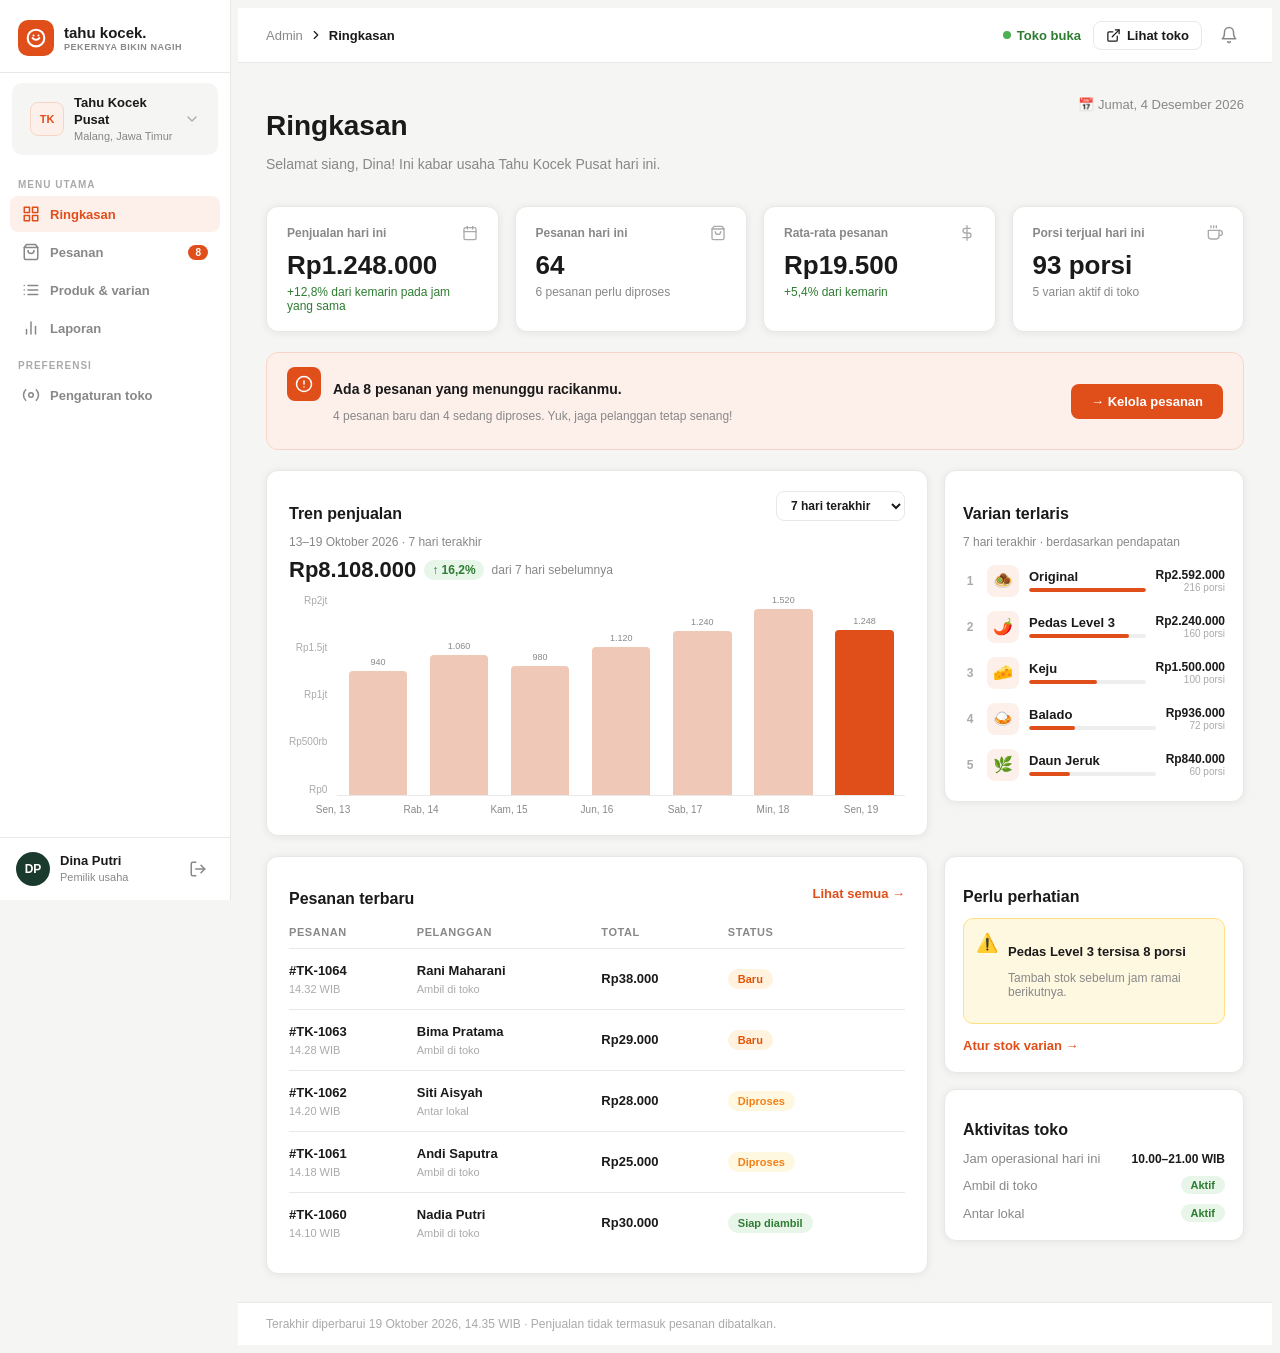
<file: routes/dashboard.html>
<!DOCTYPE html>
<html lang="id">
<head>
  <meta charset="UTF-8" />
  <meta name="viewport" content="width=device-width, initial-scale=1.0" />
  <title>Dashboard – Tahu Kocek Admin</title>
  <link rel="stylesheet" href="../styles/dashboard.css" />
</head>
<body>

<!-- ══════════════════════════════════════════
     SIDEBAR
══════════════════════════════════════════ -->
<aside class="sidebar">

  <!-- Brand -->
  <div class="sidebar-brand">
    <div class="brand-logo">
      <svg xmlns="http://www.w3.org/2000/svg" width="20" height="20" viewBox="0 0 24 24"
           fill="none" stroke="currentColor" stroke-width="2.5"
           stroke-linecap="round" stroke-linejoin="round">
        <path d="M12 2C6.48 2 2 6.48 2 12s4.48 10 10 10 10-4.48 10-10S17.52 2 12 2z"/>
        <path d="M8 12s1.5 2 4 2 4-2 4-2"/>
        <line x1="9" y1="9" x2="9.01" y2="9"/>
        <line x1="15" y1="9" x2="15.01" y2="9"/>
      </svg>
    </div>
    <div class="brand-text">
      <span class="brand-name">tahu kocek.</span>
      <span class="brand-sub">PEKERNYA BIKIN NAGIH</span>
    </div>
  </div>

  <!-- Toko selector -->
  <div class="store-selector">
    <div class="store-icon">TK</div>
    <div class="store-info">
      <span class="store-name">Tahu Kocek Pusat</span>
      <span class="store-loc">Malang, Jawa Timur</span>
    </div>
    <svg xmlns="http://www.w3.org/2000/svg" width="16" height="16" viewBox="0 0 24 24"
         fill="none" stroke="currentColor" stroke-width="2"
         stroke-linecap="round" stroke-linejoin="round" class="store-chevron">
      <polyline points="6 9 12 15 18 9"/>
    </svg>
  </div>

  <!-- Menu Utama -->
  <div class="sidebar-section-label">MENU UTAMA</div>
  <nav class="sidebar-nav">
    <a href="#" class="nav-item active">
      <svg xmlns="http://www.w3.org/2000/svg" width="18" height="18" viewBox="0 0 24 24"
           fill="none" stroke="currentColor" stroke-width="2"
           stroke-linecap="round" stroke-linejoin="round">
        <rect x="3" y="3" width="7" height="7"/><rect x="14" y="3" width="7" height="7"/>
        <rect x="14" y="14" width="7" height="7"/><rect x="3" y="14" width="7" height="7"/>
      </svg>
      Ringkasan
    </a>
    <a href="pesanan.html" class="nav-item">
      <svg xmlns="http://www.w3.org/2000/svg" width="18" height="18" viewBox="0 0 24 24"
           fill="none" stroke="currentColor" stroke-width="2"
           stroke-linecap="round" stroke-linejoin="round">
        <path d="M6 2 3 6v14a2 2 0 0 0 2 2h14a2 2 0 0 0 2-2V6l-3-4z"/>
        <line x1="3" y1="6" x2="21" y2="6"/>
        <path d="M16 10a4 4 0 0 1-8 0"/>
      </svg>
      Pesanan
      <span class="nav-badge">8</span>
    </a>
    <a href="varianProduk.html" class="nav-item">
      <svg xmlns="http://www.w3.org/2000/svg" width="18" height="18" viewBox="0 0 24 24"
           fill="none" stroke="currentColor" stroke-width="2"
           stroke-linecap="round" stroke-linejoin="round">
        <line x1="8" y1="6" x2="21" y2="6"/>
        <line x1="8" y1="12" x2="21" y2="12"/>
        <line x1="8" y1="18" x2="21" y2="18"/>
        <line x1="3" y1="6" x2="3.01" y2="6"/>
        <line x1="3" y1="12" x2="3.01" y2="12"/>
        <line x1="3" y1="18" x2="3.01" y2="18"/>
      </svg>
      Produk &amp; varian
    </a>
    <a href="laporan.html" class="nav-item">
      <svg xmlns="http://www.w3.org/2000/svg" width="18" height="18" viewBox="0 0 24 24"
           fill="none" stroke="currentColor" stroke-width="2"
           stroke-linecap="round" stroke-linejoin="round">
        <line x1="18" y1="20" x2="18" y2="10"/>
        <line x1="12" y1="20" x2="12" y2="4"/>
        <line x1="6" y1="20" x2="6" y2="14"/>
      </svg>
      Laporan
    </a>
  </nav>

  <!-- Preferensi -->
  <div class="sidebar-section-label">PREFERENSI</div>
  <nav class="sidebar-nav">
    <a href="settingToko.html" class="nav-item">
      <svg xmlns="http://www.w3.org/2000/svg" width="18" height="18" viewBox="0 0 24 24"
           fill="none" stroke="currentColor" stroke-width="2"
           stroke-linecap="round" stroke-linejoin="round">
        <circle cx="12" cy="12" r="3"/>
        <path d="M19.07 4.93a10 10 0 0 1 0 14.14M4.93 4.93a10 10 0 0 0 0 14.14"/>
      </svg>
      Pengaturan toko
    </a>
  </nav>

  <!-- User Profile -->
  <div class="sidebar-footer">
    <div class="user-avatar">DP</div>
    <div class="user-info">
      <span class="user-name">Dina Putri</span>
      <span class="user-role">Pemilik usaha</span>
    </div>
    <a href="../resources/logout.php" class="btn-logout" title="Keluar">
      <svg xmlns="http://www.w3.org/2000/svg" width="18" height="18" viewBox="0 0 24 24"
           fill="none" stroke="currentColor" stroke-width="2"
           stroke-linecap="round" stroke-linejoin="round">
        <path d="M9 21H5a2 2 0 0 1-2-2V5a2 2 0 0 1 2-2h4"/>
        <polyline points="16 17 21 12 16 7"/>
        <line x1="21" y1="12" x2="9" y2="12"/>
      </svg>
    </a>
  </div>

</aside>

<!-- ══════════════════════════════════════════
     MAIN CONTENT
══════════════════════════════════════════ -->
<div class="main">

  <!-- Top Bar -->
  <header class="topbar">
    <div class="topbar-breadcrumb">
      <span class="breadcrumb-root">Admin</span>
      <svg xmlns="http://www.w3.org/2000/svg" width="14" height="14" viewBox="0 0 24 24"
           fill="none" stroke="currentColor" stroke-width="2"
           stroke-linecap="round" stroke-linejoin="round">
        <polyline points="9 18 15 12 9 6"/>
      </svg>
      <span class="breadcrumb-current">Ringkasan</span>
    </div>
    <div class="topbar-actions">
      <span class="store-status open">
        <span class="status-dot"></span>
        Toko buka
      </span>
      <a href="#" class="btn-lihat-toko">
        <svg xmlns="http://www.w3.org/2000/svg" width="15" height="15" viewBox="0 0 24 24"
             fill="none" stroke="currentColor" stroke-width="2"
             stroke-linecap="round" stroke-linejoin="round">
          <path d="M18 13v6a2 2 0 0 1-2 2H5a2 2 0 0 1-2-2V8a2 2 0 0 1 2-2h6"/>
          <polyline points="15 3 21 3 21 9"/>
          <line x1="10" y1="14" x2="21" y2="3"/>
        </svg>
        Lihat toko
      </a>
      <button class="btn-notif" aria-label="Notifikasi">
        <svg xmlns="http://www.w3.org/2000/svg" width="18" height="18" viewBox="0 0 24 24"
             fill="none" stroke="currentColor" stroke-width="2"
             stroke-linecap="round" stroke-linejoin="round">
          <path d="M18 8A6 6 0 0 0 6 8c0 7-3 9-3 9h18s-3-2-3-9"/>
          <path d="M13.73 21a2 2 0 0 1-3.46 0"/>
        </svg>
      </button>
    </div>
  </header>

  <!-- Content Area -->
  <div class="content">

    <!-- Page Title -->
    <div class="page-header">
      <div>
        <h1 class="page-title">Ringkasan</h1>
        <p class="page-subtitle">Selamat siang, Dina! Ini kabar usaha Tahu Kocek Pusat hari ini.</p>
      </div>
      <div class="page-date" id="pageDate"></div>
    </div>

    <!-- Stat Cards -->
    <div class="stat-grid">
      <div class="stat-card">
        <div class="stat-header">
          <span class="stat-label">Penjualan hari ini</span>
          <svg xmlns="http://www.w3.org/2000/svg" width="16" height="16" viewBox="0 0 24 24"
               fill="none" stroke="currentColor" stroke-width="2"
               stroke-linecap="round" stroke-linejoin="round">
            <rect x="3" y="4" width="18" height="18" rx="2" ry="2"/>
            <line x1="16" y1="2" x2="16" y2="6"/><line x1="8" y1="2" x2="8" y2="6"/>
            <line x1="3" y1="10" x2="21" y2="10"/>
          </svg>
        </div>
        <div class="stat-value">Rp1.248.000</div>
        <div class="stat-change positive">+12,8% dari kemarin pada jam yang sama</div>
      </div>
      <div class="stat-card">
        <div class="stat-header">
          <span class="stat-label">Pesanan hari ini</span>
          <svg xmlns="http://www.w3.org/2000/svg" width="16" height="16" viewBox="0 0 24 24"
               fill="none" stroke="currentColor" stroke-width="2"
               stroke-linecap="round" stroke-linejoin="round">
            <path d="M6 2 3 6v14a2 2 0 0 0 2 2h14a2 2 0 0 0 2-2V6l-3-4z"/>
            <line x1="3" y1="6" x2="21" y2="6"/>
            <path d="M16 10a4 4 0 0 1-8 0"/>
          </svg>
        </div>
        <div class="stat-value">64</div>
        <div class="stat-change neutral">6 pesanan perlu diproses</div>
      </div>
      <div class="stat-card">
        <div class="stat-header">
          <span class="stat-label">Rata-rata pesanan</span>
          <svg xmlns="http://www.w3.org/2000/svg" width="16" height="16" viewBox="0 0 24 24"
               fill="none" stroke="currentColor" stroke-width="2"
               stroke-linecap="round" stroke-linejoin="round">
            <line x1="12" y1="1" x2="12" y2="23"/>
            <path d="M17 5H9.5a3.5 3.5 0 0 0 0 7h5a3.5 3.5 0 0 1 0 7H6"/>
          </svg>
        </div>
        <div class="stat-value">Rp19.500</div>
        <div class="stat-change positive">+5,4% dari kemarin</div>
      </div>
      <div class="stat-card">
        <div class="stat-header">
          <span class="stat-label">Porsi terjual hari ini</span>
          <svg xmlns="http://www.w3.org/2000/svg" width="16" height="16" viewBox="0 0 24 24"
               fill="none" stroke="currentColor" stroke-width="2"
               stroke-linecap="round" stroke-linejoin="round">
            <path d="M18 8h1a4 4 0 0 1 0 8h-1"/>
            <path d="M2 8h16v9a4 4 0 0 1-4 4H6a4 4 0 0 1-4-4V8z"/>
            <line x1="6" y1="1" x2="6" y2="4"/>
            <line x1="10" y1="1" x2="10" y2="4"/>
            <line x1="14" y1="1" x2="14" y2="4"/>
          </svg>
        </div>
        <div class="stat-value">93 porsi</div>
        <div class="stat-change neutral">5 varian aktif di toko</div>
      </div>
    </div>

    <!-- Alert Banner -->
    <div class="alert-banner">
      <div class="alert-left">
        <div class="alert-icon">
          <svg xmlns="http://www.w3.org/2000/svg" width="18" height="18" viewBox="0 0 24 24"
               fill="none" stroke="currentColor" stroke-width="2"
               stroke-linecap="round" stroke-linejoin="round">
            <circle cx="12" cy="12" r="10"/>
            <line x1="12" y1="8" x2="12" y2="12"/>
            <line x1="12" y1="16" x2="12.01" y2="16"/>
          </svg>
        </div>
        <div>
          <p class="alert-title">Ada 8 pesanan yang menunggu racikanmu.</p>
          <p class="alert-desc">4 pesanan baru dan 4 sedang diproses. Yuk, jaga pelanggan tetap senang!</p>
        </div>
      </div>
      <button class="btn-kelola">→ Kelola pesanan</button>
    </div>

    <!-- Middle Grid: Chart + Varian Terlaris -->
    <div class="mid-grid">

      <!-- Bar Chart Card -->
      <div class="card chart-card">
        <div class="chart-header">
          <div>
            <h2 class="card-title">Tren penjualan</h2>
            <p class="chart-range">13–19 Oktober 2026 · 7 hari terakhir</p>
            <div class="chart-total">
              <span class="chart-total-val">Rp8.108.000</span>
              <span class="chart-total-badge up">↑ 16,2%</span>
              <span class="chart-total-note">dari 7 hari sebelumnya</span>
            </div>
          </div>
          <select class="chart-range-select" aria-label="Rentang waktu">
            <option>7 hari terakhir</option>
            <option>30 hari terakhir</option>
            <option>Bulan ini</option>
          </select>
        </div>
        <!-- Bar Chart (pure CSS + JS) -->
        <div class="bar-chart" id="barChart">
          <!-- Bars rendered by JS -->
        </div>
        <div class="bar-labels" id="barLabels"></div>
      </div>

      <!-- Varian Terlaris -->
      <div class="card variant-card">
        <h2 class="card-title">Varian terlaris</h2>
        <p class="card-sub">7 hari terakhir · berdasarkan pendapatan</p>
        <div class="variant-list">
          <div class="variant-item">
            <span class="variant-rank">1</span>
            <div class="variant-img">🧆</div>
            <div class="variant-info">
              <span class="variant-name">Original</span>
              <div class="variant-bar-wrap">
                <div class="variant-bar" style="width:100%"></div>
              </div>
            </div>
            <div class="variant-stats">
              <span class="variant-revenue">Rp2.592.000</span>
              <span class="variant-porsi">216 porsi</span>
            </div>
          </div>
          <div class="variant-item">
            <span class="variant-rank">2</span>
            <div class="variant-img">🌶️</div>
            <div class="variant-info">
              <span class="variant-name">Pedas Level 3</span>
              <div class="variant-bar-wrap">
                <div class="variant-bar" style="width:86%"></div>
              </div>
            </div>
            <div class="variant-stats">
              <span class="variant-revenue">Rp2.240.000</span>
              <span class="variant-porsi">160 porsi</span>
            </div>
          </div>
          <div class="variant-item">
            <span class="variant-rank">3</span>
            <div class="variant-img">🧀</div>
            <div class="variant-info">
              <span class="variant-name">Keju</span>
              <div class="variant-bar-wrap">
                <div class="variant-bar" style="width:58%"></div>
              </div>
            </div>
            <div class="variant-stats">
              <span class="variant-revenue">Rp1.500.000</span>
              <span class="variant-porsi">100 porsi</span>
            </div>
          </div>
          <div class="variant-item">
            <span class="variant-rank">4</span>
            <div class="variant-img">🍛</div>
            <div class="variant-info">
              <span class="variant-name">Balado</span>
              <div class="variant-bar-wrap">
                <div class="variant-bar" style="width:36%"></div>
              </div>
            </div>
            <div class="variant-stats">
              <span class="variant-revenue">Rp936.000</span>
              <span class="variant-porsi">72 porsi</span>
            </div>
          </div>
          <div class="variant-item">
            <span class="variant-rank">5</span>
            <div class="variant-img">🌿</div>
            <div class="variant-info">
              <span class="variant-name">Daun Jeruk</span>
              <div class="variant-bar-wrap">
                <div class="variant-bar" style="width:32%"></div>
              </div>
            </div>
            <div class="variant-stats">
              <span class="variant-revenue">Rp840.000</span>
              <span class="variant-porsi">60 porsi</span>
            </div>
          </div>
        </div>
      </div>

    </div><!-- /mid-grid -->

    <!-- Bottom Grid: Pesanan Terbaru + Sidebar Kanan -->
    <div class="bot-grid">

      <!-- Tabel Pesanan Terbaru -->
      <div class="card table-card">
        <div class="table-header">
          <h2 class="card-title">Pesanan terbaru</h2>
          <a href="#" class="link-lihat-semua">Lihat semua →</a>
        </div>
        <table class="order-table">
          <thead>
            <tr>
              <th>Pesanan</th>
              <th>Pelanggan</th>
              <th>Total</th>
              <th>Status</th>
            </tr>
          </thead>
          <tbody>
            <tr>
              <td><span class="order-id">#TK-1064</span><br/><span class="order-time">14.32 WIB</span></td>
              <td><span class="order-name">Rani Maharani</span><br/><span class="order-pickup">Ambil di toko</span></td>
              <td class="order-total">Rp38.000</td>
              <td><span class="badge baru">Baru</span></td>
            </tr>
            <tr>
              <td><span class="order-id">#TK-1063</span><br/><span class="order-time">14.28 WIB</span></td>
              <td><span class="order-name">Bima Pratama</span><br/><span class="order-pickup">Ambil di toko</span></td>
              <td class="order-total">Rp29.000</td>
              <td><span class="badge baru">Baru</span></td>
            </tr>
            <tr>
              <td><span class="order-id">#TK-1062</span><br/><span class="order-time">14.20 WIB</span></td>
              <td><span class="order-name">Siti Aisyah</span><br/><span class="order-pickup">Antar lokal</span></td>
              <td class="order-total">Rp28.000</td>
              <td><span class="badge diproses">Diproses</span></td>
            </tr>
            <tr>
              <td><span class="order-id">#TK-1061</span><br/><span class="order-time">14.18 WIB</span></td>
              <td><span class="order-name">Andi Saputra</span><br/><span class="order-pickup">Ambil di toko</span></td>
              <td class="order-total">Rp25.000</td>
              <td><span class="badge diproses">Diproses</span></td>
            </tr>
            <tr>
              <td><span class="order-id">#TK-1060</span><br/><span class="order-time">14.10 WIB</span></td>
              <td><span class="order-name">Nadia Putri</span><br/><span class="order-pickup">Ambil di toko</span></td>
              <td class="order-total">Rp30.000</td>
              <td><span class="badge siap">Siap diambil</span></td>
            </tr>
          </tbody>
        </table>
      </div>

      <!-- Kolom Kanan Bawah -->
      <div class="bot-right">

        <!-- Perlu Perhatian -->
        <div class="card attention-card">
          <h2 class="card-title">Perlu perhatian</h2>
          <div class="attention-item">
            <div class="attention-icon">⚠️</div>
            <div>
              <p class="attention-title">Pedas Level 3 tersisa 8 porsi</p>
              <p class="attention-desc">Tambah stok sebelum jam ramai berikutnya.</p>
            </div>
          </div>
          <a href="#" class="link-atur">Atur stok varian →</a>
        </div>

        <!-- Aktivitas Toko -->
        <div class="card activity-card">
          <h2 class="card-title">Aktivitas toko</h2>
          <div class="activity-list">
            <div class="activity-row">
              <span class="activity-label">Jam operasional hari ini</span>
              <span class="activity-val">10.00–21.00 WIB</span>
            </div>
            <div class="activity-row">
              <span class="activity-label">Ambil di toko</span>
              <span class="activity-status aktif">Aktif</span>
            </div>
            <div class="activity-row">
              <span class="activity-label">Antar lokal</span>
              <span class="activity-status aktif">Aktif</span>
            </div>
          </div>
        </div>

      </div><!-- /bot-right -->

    </div><!-- /bot-grid -->

  </div><!-- /content -->

  <!-- Footer -->
  <footer class="page-footer">
    Terakhir diperbarui 19 Oktober 2026, 14.35 WIB · Penjualan tidak termasuk pesanan dibatalkan.
  </footer>

</div><!-- /main -->

<script>
  /* ── Tanggal dinamis di page header ── */
  const days = ['Minggu','Senin','Selasa','Rabu','Kamis','Jumat','Sabtu'];
  const months = ['Januari','Februari','Maret','April','Mei','Juni','Juli',
                  'Agustus','September','Oktober','November','Desember'];
  const now = new Date();
  document.getElementById('pageDate').textContent =
    `📅 ${days[now.getDay()]}, ${now.getDate()} ${months[now.getMonth()]} ${now.getFullYear()}`;

  /* ── Bar Chart ── */
  const chartData = [
    { day: 'Sen, 13', val: 940000 },
    { day: 'Rab, 14', val: 1060000 },
    { day: 'Kam, 15', val: 980000 },
    { day: 'Jun, 16', val: 1120000 },
    { day: 'Sab, 17', val: 1240000 },
    { day: 'Min, 18', val: 1520000 },
    { day: 'Sen, 19', val: 1248000 },
  ];

  const maxVal   = Math.max(...chartData.map(d => d.val));
  const chart    = document.getElementById('barChart');
  const labels   = document.getElementById('barLabels');
  const isLast   = (i) => i === chartData.length - 1;

  function fmtShort(v) {
    if (v >= 1000000) return 'Rp' + (v/1000000).toFixed(1).replace('.0','') + ' jt';
    if (v >= 1000)    return (v/1000) + 'rb';
    return v;
  }

  chartData.forEach((d, i) => {
    const pct = (d.val / maxVal) * 100;

    const col = document.createElement('div');
    col.className = 'bar-col';

    const barWrap = document.createElement('div');
    barWrap.className = 'bar-wrap';

    const valLabel = document.createElement('span');
    valLabel.className = 'bar-val-label';
    valLabel.textContent = (d.val/1000).toLocaleString('id-ID');

    const bar = document.createElement('div');
    bar.className = 'bar' + (isLast(i) ? ' bar-active' : '');
    bar.style.height = pct + '%';

    barWrap.appendChild(valLabel);
    barWrap.appendChild(bar);
    col.appendChild(barWrap);
    chart.appendChild(col);

    const lbl = document.createElement('span');
    lbl.className = 'bar-day';
    lbl.textContent = d.day;
    labels.appendChild(lbl);
  });

  /* ── Y-axis labels ── */
  const yAxis = document.createElement('div');
  yAxis.className = 'y-axis';
  const yVals = [2000000, 1500000, 1000000, 500000, 0];
  yVals.forEach(v => {
    const s = document.createElement('span');
    s.textContent = v === 0 ? 'Rp0' : (v >= 1000000 ? 'Rp'+(v/1000000)+'jt' : 'Rp'+(v/1000)+'rb');
    yAxis.appendChild(s);
  });
  chart.parentNode.querySelector('.chart-header').after(yAxis);
</script>

</body>
</html>
</file>
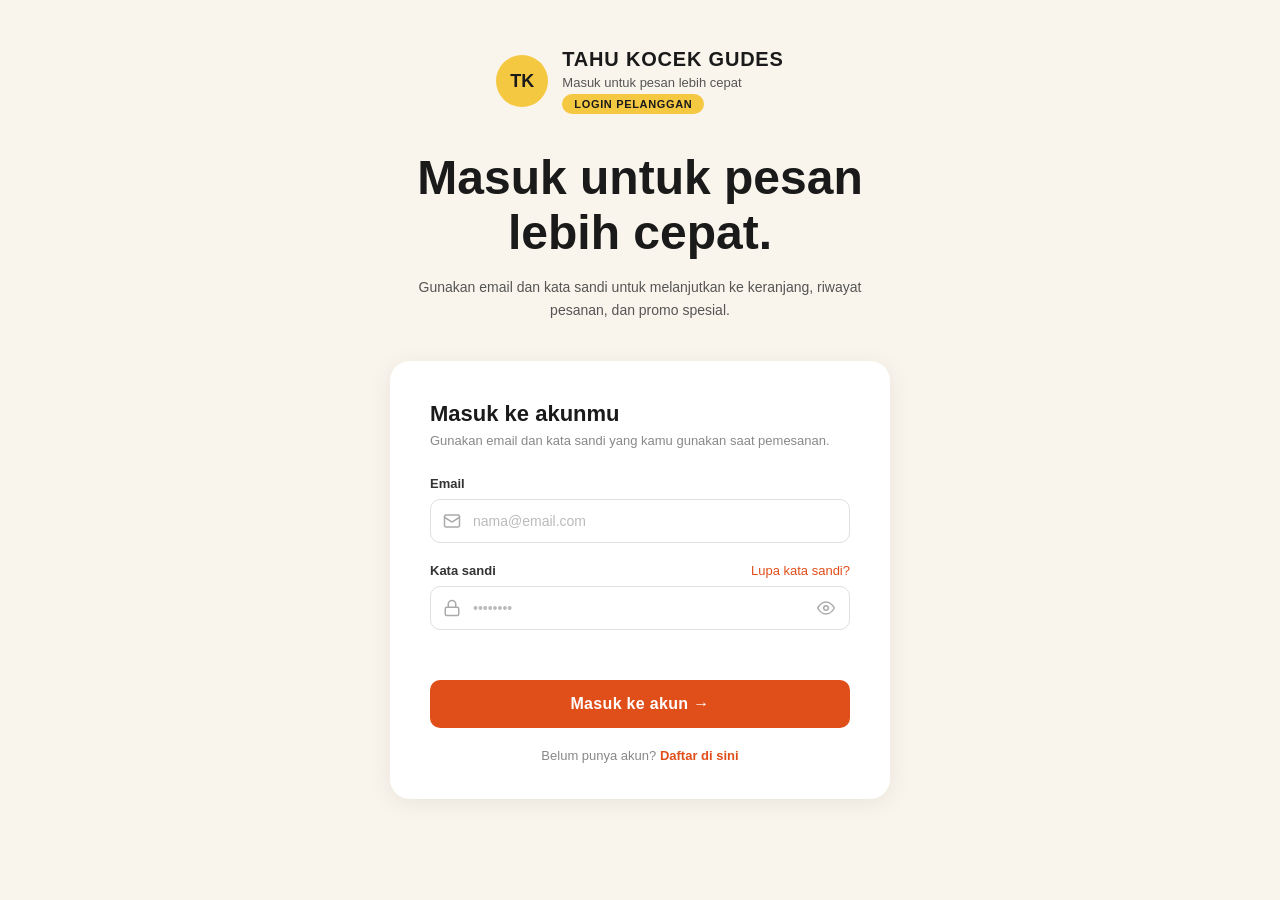
<file: routes/homePageUser.html>
<!DOCTYPE html>
<html lang="id">
<head>
  <meta charset="UTF-8" />
  <meta name="viewport" content="width=device-width, initial-scale=1.0" />
  <title>Beranda – Tahu Kocek </title>
  <link rel="stylesheet" href="../styles/homePageUser.css?v=2" />
</head>
<body>

  <!-- ══════════════════════════════════════════
       NAVBAR
  ══════════════════════════════════════════ -->
  <nav class="navbar">
    <div class="navbar-brand">
      <div class="brand-logo">TK</div>
      <div class="brand-text">
        <span class="brand-name">TAHU KOCEK GUDES</span>
        <span class="brand-sub">Sedang buka online</span>
      </div>
    </div>
    <div class="navbar-right">
      <a href="../resources/logout.php" class="btn-logout">
        <svg xmlns="http://www.w3.org/2000/svg" width="16" height="16" viewBox="0 0 24 24"
             fill="none" stroke="currentColor" stroke-width="2"
             stroke-linecap="round" stroke-linejoin="round">
          <path d="M9 21H5a2 2 0 0 1-2-2V5a2 2 0 0 1 2-2h4"/>
          <polyline points="16 17 21 12 16 7"/>
          <line x1="21" y1="12" x2="9" y2="12"/>
        </svg>
        Keluar
      </a>
    </div>
  </nav>

  <!-- ══════════════════════════════════════════
       HERO BANNER
  ══════════════════════════════════════════ -->
  <section class="hero">
    <div class="hero-text">
      <h1>Mau Tahu kocek yang mana?</h1>
      <p>Pilih menu favorit, atur level pedas, tahu kami racik hangat untukmu.</p>
    </div>
    <div class="hero-image">
      <!-- Ilustrasi tahu goreng (emoji sebagai placeholder) -->
      <span class="hero-emoji">🧆</span>
    </div>
  </section>

  <!-- ══════════════════════════════════════════
       MAIN CONTENT
  ══════════════════════════════════════════ -->
  <main class="main-layout">

    <!-- ── Kolom Kiri: Menu ── -->
    <section class="menu-section">

      <!-- Filter level pedas -->
      <div class="filter-bar">
        <span class="filter-label">Level pedas:</span>
        <button class="filter-btn active" data-level="0">Semua</button>
        <button class="filter-btn" data-level="1">1</button>
        <button class="filter-btn" data-level="2">2</button>
        <button class="filter-btn" data-level="3">3</button>
        <span class="filter-note">0 santai — 3 nampol 🌶️</span>
      </div>

      <h2 class="menu-title">Menu Tahu Kocek</h2>

      <div class="menu-grid" id="menuGrid">
        <!-- Diisi oleh JS dari API -->
        <div class="menu-loading" id="menuLoading" style="grid-column:1/-1;text-align:center;padding:40px;color:#aaa">
          Memuat menu...
        </div>
      </div><!-- /menu-grid -->
    </section>

    <!-- ── Kolom Kanan: Sidebar Pesanan ── -->
    <aside class="order-sidebar">

      <div class="sidebar-header">
        <div class="sidebar-step">
          <span class="step-num">02</span>
          <span class="step-label">CEK PESANAN</span>
        </div>
        <div class="sidebar-badge" id="cartCount">0</div>
      </div>

      <h2 class="sidebar-title">Pesananmu</h2>

      <!-- Daftar item pesanan -->
      <div class="order-list" id="orderList">
        <p class="empty-cart">Belum ada pesanan. Tambahkan menu!</p>
      </div>

      <!-- Cara ambil -->
      <div class="pickup-section">
        <p class="pickup-label">Cara ambil pesanan</p>
        <div class="pickup-options">
          <button class="pickup-btn active" id="btnAmbil" onclick="setPickup('ambil')">
            <svg xmlns="http://www.w3.org/2000/svg" width="18" height="18" viewBox="0 0 24 24"
                 fill="none" stroke="currentColor" stroke-width="2"
                 stroke-linecap="round" stroke-linejoin="round">
              <path d="M3 9l9-7 9 7v11a2 2 0 0 1-2 2H5a2 2 0 0 1-2-2z"/>
              <polyline points="9 22 9 12 15 12 15 22"/>
            </svg>
            Dine In
          </button>
          <button class="pickup-btn" id="btnAntar" onclick="setPickup('antar')">
            <svg xmlns="http://www.w3.org/2000/svg" width="18" height="18" viewBox="0 0 24 24"
                 fill="none" stroke="currentColor" stroke-width="2"
                 stroke-linecap="round" stroke-linejoin="round">
              <rect x="1" y="3" width="15" height="13"/>
              <polygon points="16 8 20 8 23 11 23 16 16 16 16 8"/>
              <circle cx="5.5" cy="18.5" r="2.5"/>
              <circle cx="18.5" cy="18.5" r="2.5"/>
            </svg>
            Take Away
          </button>
        </div>
      </div>

      <!-- Ringkasan biaya -->
      <div class="order-summary">
        <div class="summary-row">
          <span>Subtotal</span>
          <span id="subtotal">Rp0</span>
        </div>
        <div class="summary-row">
          <span>Biaya layanan</span>
          <span id="serviceFee">Rp1.000</span>
        </div>
        <div class="summary-row total-row">
          <span>Total</span>
          <span id="totalPrice">Rp1.000</span>
        </div>
      </div>

      <!-- Tombol bayar -->
      <button class="btn-bayar" id="btnBayar" onclick="checkout()">
        Lanjut ke pembayaran →
      </button>

      <p class="sidebar-note">Pesanan siap sekitar 10–15 menit</p>

    </aside>

  </main>

  <script>
    /* ── Session guard (client-side) ── */
    (function() {
      function getCookie(name) {
        const match = document.cookie.match(new RegExp('(?:^|; )' + name + '=([^;]*)'));
        return match ? decodeURIComponent(match[1]) : null;
      }
      if (!getCookie('tk_logged')) {
        window.location.replace('../routes/login.html?error=auth');
      }
    })();
  </script>

  <script>
    /* ══════════════════════════════════════════════════
       LOAD MENU DARI API + RENDER CARDS + PEMBAYARAN
    ══════════════════════════════════════════════════ */

    const MENU_API    = '../resources/api/menu.php';
    const SETTING_API = '../resources/api/setting.php';
    const PESANAN_API = '../resources/api/pesanan.php';

    let menuData = [];
    let qrisUrl  = '';   // URL foto QRIS dari toko

    /* ── Render satu card menu ── */
    function renderCard(v, isBest = false) {
      /* FIX foto double: tampilkan img ATAU emoji, tidak keduanya */
      const cardImgContent = v.foto_url
        ? `<img src="${v.foto_url}" alt="${v.nama}"
               style="width:100%;height:100%;object-fit:cover;display:block"
               onerror="this.replaceWith(document.createTextNode('${v.emoji || '🧆'}'))">`
        : `<span style="font-size:52px">${v.emoji || '🧆'}</span>`;

      const levelMatch = v.nama.match(/(\d)/);
      const level = levelMatch ? Math.min(parseInt(levelMatch[1]), 4) : 1;
      const dots = [1,2,3,4].map(i =>
        `<span class="dot ${i <= level ? 'active' : ''}"></span>`
      ).join('');

      const stokHabis = v.stok <= 0;

      return `
        <div class="menu-card" data-id="${v.id}" data-name="${v.nama}"
             data-price="${v.harga}" data-level="${level}"
             style="${stokHabis ? 'opacity:.55;pointer-events:none' : ''}">
          ${isBest ? '<div class="card-badge">PALING LARIS</div>' : ''}
          ${stokHabis ? '<div class="card-badge" style="background:#888">HABIS</div>' : ''}
          <div class="card-img">
            ${cardImgContent}
          </div>
          <div class="card-body">
            <div class="card-info">
              <h3 class="card-name">${v.nama}</h3>
              <span class="card-price">${v.harga_fmt || 'Rp'+Number(v.harga).toLocaleString('id-ID')}</span>
            </div>
            <p class="card-desc">${v.deskripsi || ''}</p>
            <div class="card-footer">
              <div class="level-dots">${dots}</div>
              <button class="btn-tambah"
                      onclick="addToCart('${String(v.id)}','${v.nama.replace(/'/g,"\\'")}',${v.harga})"
                      ${stokHabis ? 'disabled' : ''}>
                + Tambah
              </button>
            </div>
          </div>
        </div>`;
    }

    /* ── Render grid menu ── */
    function renderMenuGrid(filterLevel = 0) {
      const grid = document.getElementById('menuGrid');
      const rows = filterLevel === 0
        ? menuData
        : menuData.filter(v => {
            const m = v.nama.match(/(\d)/);
            return m && parseInt(m[1]) === filterLevel;
          });

      if (!rows.length) {
        grid.innerHTML = `<p style="grid-column:1/-1;text-align:center;color:#aaa;padding:32px">
          Tidak ada menu untuk level ini.</p>`;
        return;
      }
      grid.innerHTML = rows.map((v, i) => renderCard(v, i === 0)).join('');
      reattachFilterButtons();
    }

    /* ── Load menu dari server ── */
    async function loadMenu() {
      try {
        const res  = await fetch(MENU_API);
        const json = await res.json();
        if (!json.success) throw new Error(json.message);
        menuData = json.data;
        renderMenuGrid(0);
      } catch (e) {
        document.getElementById('menuGrid').innerHTML =
          `<p style="grid-column:1/-1;text-align:center;color:#c62828;padding:32px">
            Gagal memuat menu. Coba refresh halaman.</p>`;
      }
    }

    /* ── Load foto QRIS toko ── */
    async function loadQris() {
      try {
        const res  = await fetch(SETTING_API);
        const json = await res.json();
        if (json.success && json.toko) qrisUrl = json.toko.qris_url || '';
      } catch(e) { /* silent */ }
    }

    /* ── Filter level ── */
    function reattachFilterButtons() {
      document.querySelectorAll('.filter-btn').forEach(btn => {
        const fresh = btn.cloneNode(true);
        btn.parentNode.replaceChild(fresh, btn);
        fresh.addEventListener('click', () => {
          document.querySelectorAll('.filter-btn').forEach(b => b.classList.remove('active'));
          fresh.classList.add('active');
          renderMenuGrid(parseInt(fresh.dataset.level));
        });
      });
    }

    document.querySelectorAll('.filter-btn').forEach(btn => {
      btn.addEventListener('click', () => {
        document.querySelectorAll('.filter-btn').forEach(b => b.classList.remove('active'));
        btn.classList.add('active');
        renderMenuGrid(parseInt(btn.dataset.level));
      });
    });

    /* ══════════════════════════════════════════════════
       MODAL PEMBAYARAN
    ══════════════════════════════════════════════════ */

    /* Inject modal ke body (sekali saja) */
    function injectPaymentModal() {
      if (document.getElementById('paymentModal')) return;
      const modal = document.createElement('div');
      modal.id = 'paymentModal';
      modal.innerHTML = `
        <div class="pm-overlay" id="pmOverlay"></div>
        <div class="pm-sheet" id="pmSheet">
          <div class="pm-handle"></div>
          <div class="pm-header">
            <h2 class="pm-title" id="pmTitle">Pilih metode pembayaran</h2>
            <button class="pm-close" id="pmClose" aria-label="Tutup">&times;</button>
          </div>
          <div class="pm-body" id="pmBody"></div>
        </div>`;
      document.body.appendChild(modal);

      document.getElementById('pmOverlay').addEventListener('click', closePaymentModal);
      document.getElementById('pmClose').addEventListener('click', closePaymentModal);
    }

    /* ── closePaymentModal ── */

    function closePaymentModal() {
      const m = document.getElementById('paymentModal');
      if (m) m.classList.remove('pm-open');
      document.body.style.overflow = '';
    }

    /* ── Step 1: Pilih metode bayar — sudah didefinisikan di atas ── */

    /* helper baca cookie */
    function getCookieVal(name) {
      const m = document.cookie.match(new RegExp('(?:^|; )' + name + '=([^;]*)'));
      return m ? decodeURIComponent(m[1]) : '';
    }

    /* ── Step 0: Isi detail pesanan (nama + catatan) sebelum pilih bayar ── */
    function showStepDetail() {
      const namaDefault = getCookieVal('tk_nama') || '';
      document.getElementById('pmTitle').textContent = 'Detail pesanan';

      // Ringkasan cart
      const items = Object.entries(window.cart || {});
      const subtotal = items.reduce((s,[,v])=>s+v.price*v.qty, 0);
      const SERVICE_FEE = window.SERVICE_FEE || 1000;
      const total = subtotal + SERVICE_FEE;
      const fmt = n => 'Rp' + Number(n).toLocaleString('id-ID');

      const ringkasan = items.map(([,v]) =>
        `<div class="pm-summary-item">
          <span>${v.name} &times; ${v.qty}</span>
          <span>${fmt(v.price * v.qty)}</span>
        </div>`
      ).join('');

      document.getElementById('pmBody').innerHTML = `
        <div class="pm-summary-box">
          ${ringkasan}
          <div class="pm-summary-item pm-summary-fee">
            <span>Biaya layanan</span><span>${fmt(SERVICE_FEE)}</span>
          </div>
          <div class="pm-summary-item pm-summary-total">
            <span>Total</span><span>${fmt(total)}</span>
          </div>
        </div>

        <div class="pm-form-group">
          <label class="pm-label">Nama pemesan <span style="color:#e04e1a">*</span></label>
          <input class="pm-input" type="text" id="pmNama" placeholder="Nama kamu"
                 value="${namaDefault}" />
        </div>

        <div class="pm-form-group">
          <label class="pm-label">Nomor HP <span style="color:#aaa;font-size:12px">(opsional)</span></label>
          <input class="pm-input" type="tel" id="pmPhone" placeholder="08xxxxxxxxxx" />
        </div>

        <div class="pm-form-group">
          <label class="pm-label">Catatan <span style="color:#aaa;font-size:12px">(opsional)</span></label>
          <textarea class="pm-input" id="pmCatatan" rows="2"
                    placeholder="cth. sambal dipisah, tidak pedas, dll."></textarea>
        </div>

        <div class="pm-footer" style="grid-template-columns:1fr">
          <button class="pm-btn-confirm" onclick="showStepPilihMetode()">
            Lanjut pilih pembayaran &#8250;
          </button>
        </div>`;
    }

    /* ── Step 1: Pilih metode bayar ── */
    function showStepPilihMetode() {
      // Validasi nama dulu
      const namaInput = document.getElementById('pmNama');
      if (namaInput) {
        const v = namaInput.value.trim();
        if (!v) {
          namaInput.style.borderColor = '#e04e1a';
          namaInput.focus();
          namaInput.placeholder = 'Nama wajib diisi!';
          return;
        }
        namaInput.style.borderColor = '';
        // Simpan ke window untuk dipakai konfirmasiPesanan
        window._pmNama    = v;
        window._pmPhone   = document.getElementById('pmPhone')?.value.trim() || '';
        window._pmCatatan = document.getElementById('pmCatatan')?.value.trim() || '';
      }

      document.getElementById('pmTitle').textContent = 'Pilih metode pembayaran';
      document.getElementById('pmBody').innerHTML = `
        <p class="pm-desc">Pilih cara kamu membayar pesanan ini.</p>
        <div class="pm-methods">
          <button class="pm-method-btn" onclick="showStepQRIS()">
            <div class="pm-method-icon pm-icon-qris">
              <svg xmlns="http://www.w3.org/2000/svg" width="24" height="24" viewBox="0 0 24 24" fill="none" stroke="currentColor" stroke-width="2" stroke-linecap="round" stroke-linejoin="round">
                <rect x="3" y="3" width="7" height="7"/><rect x="14" y="3" width="7" height="7"/>
                <rect x="3" y="14" width="7" height="7"/><rect x="14" y="14" width="3" height="3"/>
                <rect x="18" y="14" width="3" height="3"/><rect x="14" y="18" width="3" height="3"/>
                <rect x="18" y="18" width="3" height="3"/>
              </svg>
            </div>
            <div class="pm-method-info">
              <span class="pm-method-name">QRIS</span>
              <span class="pm-method-desc">GoPay, OVO, Dana, ShopeePay, m-Banking</span>
            </div>
            <span class="pm-method-arrow">&#8250;</span>
          </button>
          <button class="pm-method-btn" onclick="showStepTunai()">
            <div class="pm-method-icon pm-icon-tunai">
              <svg xmlns="http://www.w3.org/2000/svg" width="24" height="24" viewBox="0 0 24 24" fill="none" stroke="currentColor" stroke-width="2" stroke-linecap="round" stroke-linejoin="round">
                <rect x="1" y="4" width="22" height="16" rx="2" ry="2"/>
                <line x1="1" y1="10" x2="23" y2="10"/>
              </svg>
            </div>
            <div class="pm-method-info">
              <span class="pm-method-name">Tunai</span>
              <span class="pm-method-desc">Bayar saat pesanan diambil atau diterima</span>
            </div>
            <span class="pm-method-arrow">&#8250;</span>
          </button>
        </div>
        <div style="margin-top:12px">
          <button class="pm-btn-back" onclick="showStepDetail()">&#8592; Kembali</button>
        </div>`;
    }

    /* ── Step 2a: QRIS ── */
    function showStepQRIS() {
      const totalEl   = document.getElementById('totalPrice');
      const totalText = totalEl ? totalEl.textContent : '';

      document.getElementById('pmTitle').textContent = 'Bayar dengan QRIS';
      document.getElementById('pmBody').innerHTML = `
        <div class="pm-qris-wrap">
          ${qrisUrl
            ? `<img src="${qrisUrl}" alt="Kode QRIS" class="pm-qris-img">`
            : `<div class="pm-qris-placeholder">
                 <svg xmlns="http://www.w3.org/2000/svg" width="48" height="48" viewBox="0 0 24 24" fill="none" stroke="#ccc" stroke-width="1.5" stroke-linecap="round" stroke-linejoin="round">
                   <rect x="3" y="3" width="7" height="7"/><rect x="14" y="3" width="7" height="7"/>
                   <rect x="3" y="14" width="7" height="7"/>
                 </svg>
                 <p>Kode QRIS belum diupload oleh toko.<br>Hubungi kasir.</p>
               </div>`}
        </div>
        <div class="pm-qris-info">
          <p class="pm-qris-total">Total: <strong>${totalText}</strong></p>
          <div class="pm-qris-steps">
            <p class="pm-qris-step"><span class="pm-step-num">1</span> Buka aplikasi e-wallet atau m-Banking</p>
            <p class="pm-qris-step"><span class="pm-step-num">2</span> Scan kode QR di atas</p>
            <p class="pm-qris-step"><span class="pm-step-num">3</span> Masukkan nominal <strong>${totalText}</strong></p>
            <p class="pm-qris-step"><span class="pm-step-num">4</span> Screenshot bukti & tunjukkan ke kasir</p>
          </div>
        </div>
        <div class="pm-footer">
          <button class="pm-btn-back" onclick="showStepPilihMetode()">&#8592; Kembali</button>
          <button class="pm-btn-confirm" id="btnKonfirmQris" onclick="konfirmasiPesanan('QRIS')">&#10003; Sudah bayar</button>
        </div>`;
    }

    /* ── Step 2b: Tunai ── */
    function showStepTunai() {
      const totalEl   = document.getElementById('totalPrice');
      const totalText = totalEl ? totalEl.textContent : '';

      document.getElementById('pmTitle').textContent = 'Bayar Tunai';
      document.getElementById('pmBody').innerHTML = `
        <div class="pm-tunai-wrap">
          <div class="pm-tunai-icon">
            <svg xmlns="http://www.w3.org/2000/svg" width="48" height="48" viewBox="0 0 24 24" fill="none" stroke="#e04e1a" stroke-width="1.5" stroke-linecap="round" stroke-linejoin="round">
              <rect x="1" y="4" width="22" height="16" rx="2" ry="2"/>
              <line x1="1" y1="10" x2="23" y2="10"/>
            </svg>
          </div>
          <p class="pm-tunai-total">Siapkan uang sebesar</p>
          <p class="pm-tunai-nominal">${totalText}</p>
          <p class="pm-tunai-note">Bayar langsung ke kasir saat pesanan siap diambil, atau saat kurir tiba.</p>
        </div>
        <div class="pm-footer">
          <button class="pm-btn-back" onclick="showStepPilihMetode()">&#8592; Kembali</button>
          <button class="pm-btn-confirm" id="btnKonfirmTunai" onclick="konfirmasiPesanan('Tunai')">&#10003; Konfirmasi pesanan</button>
        </div>`;
    }

    /* ── Konfirmasi & kirim pesanan ke server ── */
    async function konfirmasiPesanan(metodeBayar) {
      const btn = document.querySelector('#btnKonfirmQris, #btnKonfirmTunai');
      if (btn) { btn.disabled = true; btn.textContent = 'Memproses...'; }

      try {
        const cartItems = Object.entries(window.cart || {}).map(([id, item]) => ({
          varian_id: parseInt(id),
          qty: item.qty
        }));

        if (!cartItems.length) {
          if (btn) { btn.disabled = false; btn.textContent = 'Konfirmasi pesanan'; }
          closePaymentModal();
          return;
        }

        const nama    = window._pmNama    || getCookieVal('tk_nama') || 'Pelanggan';
        const phone   = window._pmPhone   || '';
        const catatan = window._pmCatatan || '';
        const pickup  = window.pickupMode || 'ambil';

        const res  = await fetch(PESANAN_API, {
          method: 'POST',
          headers: { 'Content-Type': 'application/json' },
          body: JSON.stringify({
            nama_pelanggan:  nama,
            phone_pelanggan: phone,
            metode_ambil:    pickup,
            metode_bayar:    metodeBayar,
            catatan:         catatan,
            items:           cartItems
          })
        });

        const json = await res.json();
        if (!json.success) throw new Error(json.message);

        /* ── Sukses ── */
        document.getElementById('pmTitle').textContent = 'Pesanan dikonfirmasi! 🎉';
        document.getElementById('pmBody').innerHTML = `
          <div class="pm-sukses">
            <div class="pm-sukses-icon">&#10003;</div>
            <h3>Terima kasih, ${nama.split(' ')[0]}!</h3>
            <p>Pesanan <strong>#${json.nomor}</strong> berhasil dibuat.</p>
            <p class="pm-sukses-meta">
              ${metodeBayar === 'QRIS' ? '&#128247; Tunjukkan bukti bayar ke kasir' : '&#128181; Siapkan uang tunai saat pesanan tiba'}
            </p>
            <p class="pm-sukses-meta">
              ${pickup === 'ambil' ? '&#127968; Ambil sendiri di toko' : '&#128666; Akan diantar ke lokasimu'}
            </p>
            <p class="pm-sukses-time">Pesanan siap sekitar 10&ndash;15 menit</p>
            <button class="pm-btn-confirm" style="margin-top:20px;width:100%"
                    onclick="selesaiPesanan('${json.nomor}')">Tutup &amp; kembali</button>
          </div>`;

      } catch(e) {
        const msg = e.message || 'Terjadi kesalahan';
        document.getElementById('pmBody').innerHTML += `
          <p style="color:#c62828;font-size:13px;margin-top:12px;text-align:center">&#9888; ${msg}</p>`;
        if (btn) { btn.disabled = false; btn.textContent = 'Coba lagi'; }
      }
    }

    function selesaiPesanan(nomor) {
      closePaymentModal();
      // Bersihkan cart
      const c = window.cart;
      Object.keys(c).forEach(k => delete c[k]);
      if (typeof renderCart === 'function') renderCart();
      if (typeof showToast  === 'function') showToast('Pesanan #' + nomor + ' berhasil dibuat! 🧆');
      // Bersihkan temp data
      delete window._pmNama;
      delete window._pmPhone;
      delete window._pmCatatan;
    }

    /* ── openPaymentModal override ── */
    function openPaymentModal() {
      injectPaymentModal();
      showStepDetail();   // mulai dari step detail, bukan langsung pilih metode
      document.getElementById('paymentModal').classList.add('pm-open');
      document.body.style.overflow = 'hidden';
    }

    /* ── Init ── */
    window.checkoutOverride = openPaymentModal; // set di sini setelah semua fungsi terdefinisi
    Promise.all([loadMenu(), loadQris()]);
  </script>

  <script src="../scripts/homePageUser.js?v=2"></script>

</body>
</html>
</file>
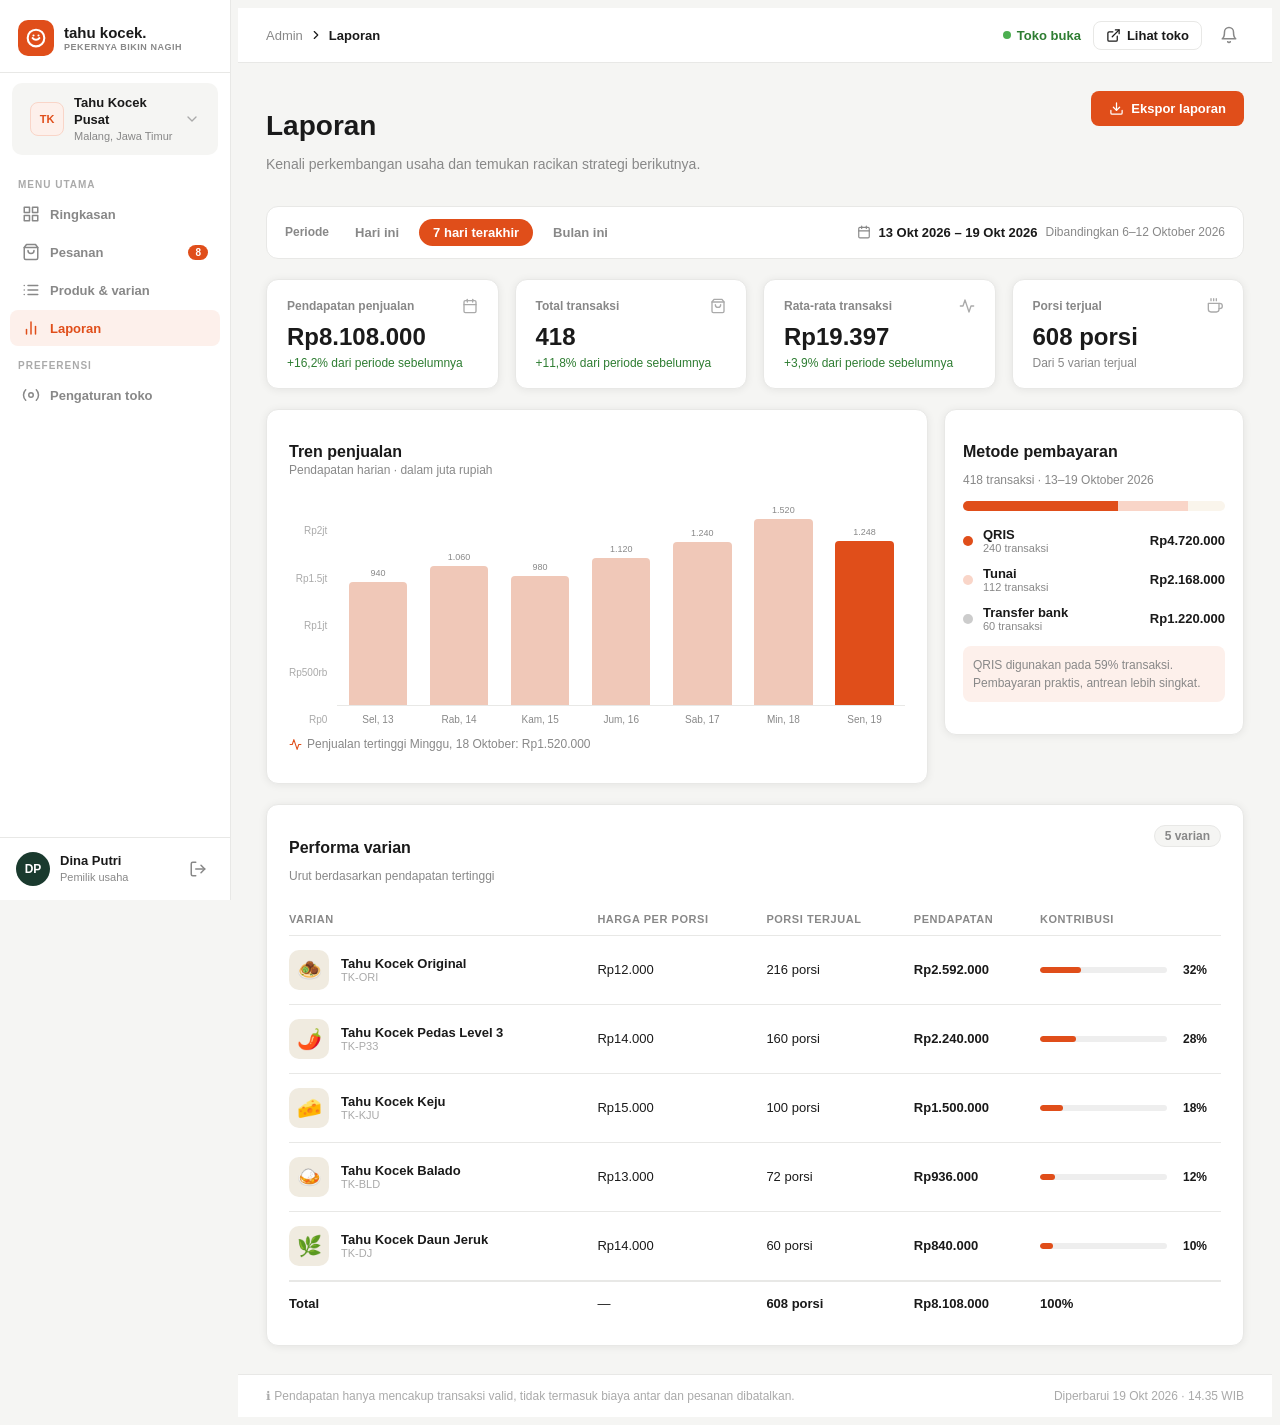
<file: routes/laporan.html>
<!DOCTYPE html>
<html lang="id">
<head>
  <meta charset="UTF-8" />
  <meta name="viewport" content="width=device-width, initial-scale=1.0" />
  <title>Laporan – Tahu Kocek Admin</title>
  <link rel="stylesheet" href="../styles/laporan.css" />
</head>
<body>

<!-- ══════════════════════════════ SIDEBAR ══ -->
<aside class="sidebar">
  <div class="sidebar-brand">
    <div class="brand-logo">
      <svg xmlns="http://www.w3.org/2000/svg" width="20" height="20" viewBox="0 0 24 24" fill="none" stroke="currentColor" stroke-width="2.5" stroke-linecap="round" stroke-linejoin="round">
        <path d="M12 2C6.48 2 2 6.48 2 12s4.48 10 10 10 10-4.48 10-10S17.52 2 12 2z"/>
        <path d="M8 12s1.5 2 4 2 4-2 4-2"/>
        <line x1="9" y1="9" x2="9.01" y2="9"/><line x1="15" y1="9" x2="15.01" y2="9"/>
      </svg>
    </div>
    <div class="brand-text">
      <span class="brand-name">tahu kocek.</span>
      <span class="brand-sub">PEKERNYA BIKIN NAGIH</span>
    </div>
  </div>
  <div class="store-selector">
    <div class="store-icon">TK</div>
    <div class="store-info"><span class="store-name">Tahu Kocek Pusat</span><span class="store-loc">Malang, Jawa Timur</span></div>
    <svg xmlns="http://www.w3.org/2000/svg" width="16" height="16" viewBox="0 0 24 24" fill="none" stroke="currentColor" stroke-width="2" stroke-linecap="round" stroke-linejoin="round" class="store-chevron"><polyline points="6 9 12 15 18 9"/></svg>
  </div>
  <div class="sidebar-section-label">MENU UTAMA</div>
  <nav class="sidebar-nav">
    <a href="dashboard.html" class="nav-item">
      <svg xmlns="http://www.w3.org/2000/svg" width="18" height="18" viewBox="0 0 24 24" fill="none" stroke="currentColor" stroke-width="2" stroke-linecap="round" stroke-linejoin="round"><rect x="3" y="3" width="7" height="7"/><rect x="14" y="3" width="7" height="7"/><rect x="14" y="14" width="7" height="7"/><rect x="3" y="14" width="7" height="7"/></svg>
      Ringkasan
    </a>
    <a href="pesanan.html" class="nav-item">
      <svg xmlns="http://www.w3.org/2000/svg" width="18" height="18" viewBox="0 0 24 24" fill="none" stroke="currentColor" stroke-width="2" stroke-linecap="round" stroke-linejoin="round"><path d="M6 2 3 6v14a2 2 0 0 0 2 2h14a2 2 0 0 0 2-2V6l-3-4z"/><line x1="3" y1="6" x2="21" y2="6"/><path d="M16 10a4 4 0 0 1-8 0"/></svg>
      Pesanan<span class="nav-badge">8</span>
    </a>
    <a href="varianProduk.html" class="nav-item">
      <svg xmlns="http://www.w3.org/2000/svg" width="18" height="18" viewBox="0 0 24 24" fill="none" stroke="currentColor" stroke-width="2" stroke-linecap="round" stroke-linejoin="round"><line x1="8" y1="6" x2="21" y2="6"/><line x1="8" y1="12" x2="21" y2="12"/><line x1="8" y1="18" x2="21" y2="18"/><line x1="3" y1="6" x2="3.01" y2="6"/><line x1="3" y1="12" x2="3.01" y2="12"/><line x1="3" y1="18" x2="3.01" y2="18"/></svg>
      Produk &amp; varian
    </a>
    <a href="laporan.html" class="nav-item active">
      <svg xmlns="http://www.w3.org/2000/svg" width="18" height="18" viewBox="0 0 24 24" fill="none" stroke="currentColor" stroke-width="2" stroke-linecap="round" stroke-linejoin="round"><line x1="18" y1="20" x2="18" y2="10"/><line x1="12" y1="20" x2="12" y2="4"/><line x1="6" y1="20" x2="6" y2="14"/></svg>
      Laporan
    </a>
  </nav>
  <div class="sidebar-section-label">PREFERENSI</div>
  <nav class="sidebar-nav">
    <a href="settingToko.html" class="nav-item">
      <svg xmlns="http://www.w3.org/2000/svg" width="18" height="18" viewBox="0 0 24 24" fill="none" stroke="currentColor" stroke-width="2" stroke-linecap="round" stroke-linejoin="round"><circle cx="12" cy="12" r="3"/><path d="M19.07 4.93a10 10 0 0 1 0 14.14M4.93 4.93a10 10 0 0 0 0 14.14"/></svg>
      Pengaturan toko
    </a>
  </nav>
  <div class="sidebar-footer">
    <div class="user-avatar">DP</div>
    <div class="user-info"><span class="user-name">Dina Putri</span><span class="user-role">Pemilik usaha</span></div>
    <a href="../resources/logout.php" class="btn-logout" title="Keluar">
      <svg xmlns="http://www.w3.org/2000/svg" width="18" height="18" viewBox="0 0 24 24" fill="none" stroke="currentColor" stroke-width="2" stroke-linecap="round" stroke-linejoin="round"><path d="M9 21H5a2 2 0 0 1-2-2V5a2 2 0 0 1 2-2h4"/><polyline points="16 17 21 12 16 7"/><line x1="21" y1="12" x2="9" y2="12"/></svg>
    </a>
  </div>
</aside>

<!-- ══════════════════════════════ MAIN ══ -->
<div class="main">
  <header class="topbar">
    <div class="topbar-breadcrumb">
      <span class="breadcrumb-root">Admin</span>
      <svg xmlns="http://www.w3.org/2000/svg" width="14" height="14" viewBox="0 0 24 24" fill="none" stroke="currentColor" stroke-width="2" stroke-linecap="round" stroke-linejoin="round"><polyline points="9 18 15 12 9 6"/></svg>
      <span class="breadcrumb-current">Laporan</span>
    </div>
    <div class="topbar-actions">
      <span class="store-status open"><span class="status-dot"></span>Toko buka</span>
      <a href="#" class="btn-lihat-toko">
        <svg xmlns="http://www.w3.org/2000/svg" width="15" height="15" viewBox="0 0 24 24" fill="none" stroke="currentColor" stroke-width="2" stroke-linecap="round" stroke-linejoin="round"><path d="M18 13v6a2 2 0 0 1-2 2H5a2 2 0 0 1-2-2V8a2 2 0 0 1 2-2h6"/><polyline points="15 3 21 3 21 9"/><line x1="10" y1="14" x2="21" y2="3"/></svg>
        Lihat toko
      </a>
      <button class="btn-notif" aria-label="Notifikasi">
        <svg xmlns="http://www.w3.org/2000/svg" width="18" height="18" viewBox="0 0 24 24" fill="none" stroke="currentColor" stroke-width="2" stroke-linecap="round" stroke-linejoin="round"><path d="M18 8A6 6 0 0 0 6 8c0 7-3 9-3 9h18s-3-2-3-9"/><path d="M13.73 21a2 2 0 0 1-3.46 0"/></svg>
      </button>
    </div>
  </header>

  <div class="content">

    <!-- Page Header -->
    <div class="page-header">
      <div>
        <h1 class="page-title">Laporan</h1>
        <p class="page-subtitle">Kenali perkembangan usaha dan temukan racikan strategi berikutnya.</p>
      </div>
      <button class="btn-ekspor">
        <svg xmlns="http://www.w3.org/2000/svg" width="15" height="15" viewBox="0 0 24 24" fill="none" stroke="currentColor" stroke-width="2" stroke-linecap="round" stroke-linejoin="round"><path d="M21 15v4a2 2 0 0 1-2 2H5a2 2 0 0 1-2-2v-4"/><polyline points="7 10 12 15 17 10"/><line x1="12" y1="15" x2="12" y2="3"/></svg>
        Ekspor laporan
      </button>
    </div>

    <!-- Periode Filter -->
    <div class="periode-bar">
      <div class="periode-tabs">
        <span class="periode-label">Periode</span>
        <button class="ptab" data-p="hari">Hari ini</button>
        <button class="ptab active" data-p="7hari">7 hari terakhir</button>
        <button class="ptab" data-p="bulan">Bulan ini</button>
      </div>
      <div class="periode-range">
        <svg xmlns="http://www.w3.org/2000/svg" width="14" height="14" viewBox="0 0 24 24" fill="none" stroke="currentColor" stroke-width="2" stroke-linecap="round" stroke-linejoin="round"><rect x="3" y="4" width="18" height="18" rx="2"/><line x1="16" y1="2" x2="16" y2="6"/><line x1="8" y1="2" x2="8" y2="6"/><line x1="3" y1="10" x2="21" y2="10"/></svg>
        <span id="periodeRange">13 Okt 2026 – 19 Okt 2026</span>
        <span class="periode-compare">Dibandingkan 6–12 Oktober 2026</span>
      </div>
    </div>

    <!-- Stat Cards -->
    <div class="stat-grid">
      <div class="stat-card">
        <div class="stat-header"><span class="stat-label">Pendapatan penjualan</span>
          <svg xmlns="http://www.w3.org/2000/svg" width="16" height="16" viewBox="0 0 24 24" fill="none" stroke="currentColor" stroke-width="2" stroke-linecap="round" stroke-linejoin="round"><rect x="3" y="4" width="18" height="18" rx="2"/><line x1="16" y1="2" x2="16" y2="6"/><line x1="8" y1="2" x2="8" y2="6"/><line x1="3" y1="10" x2="21" y2="10"/></svg>
        </div>
        <div class="stat-value">Rp8.108.000</div>
        <div class="stat-change positive">+16,2% dari periode sebelumnya</div>
      </div>
      <div class="stat-card">
        <div class="stat-header"><span class="stat-label">Total transaksi</span>
          <svg xmlns="http://www.w3.org/2000/svg" width="16" height="16" viewBox="0 0 24 24" fill="none" stroke="currentColor" stroke-width="2" stroke-linecap="round" stroke-linejoin="round"><path d="M6 2 3 6v14a2 2 0 0 0 2 2h14a2 2 0 0 0 2-2V6l-3-4z"/><line x1="3" y1="6" x2="21" y2="6"/><path d="M16 10a4 4 0 0 1-8 0"/></svg>
        </div>
        <div class="stat-value">418</div>
        <div class="stat-change positive">+11,8% dari periode sebelumnya</div>
      </div>
      <div class="stat-card">
        <div class="stat-header"><span class="stat-label">Rata-rata transaksi</span>
          <svg xmlns="http://www.w3.org/2000/svg" width="16" height="16" viewBox="0 0 24 24" fill="none" stroke="currentColor" stroke-width="2" stroke-linecap="round" stroke-linejoin="round"><polyline points="22 12 18 12 15 21 9 3 6 12 2 12"/></svg>
        </div>
        <div class="stat-value">Rp19.397</div>
        <div class="stat-change positive">+3,9% dari periode sebelumnya</div>
      </div>
      <div class="stat-card">
        <div class="stat-header"><span class="stat-label">Porsi terjual</span>
          <svg xmlns="http://www.w3.org/2000/svg" width="16" height="16" viewBox="0 0 24 24" fill="none" stroke="currentColor" stroke-width="2" stroke-linecap="round" stroke-linejoin="round"><path d="M18 8h1a4 4 0 0 1 0 8h-1"/><path d="M2 8h16v9a4 4 0 0 1-4 4H6a4 4 0 0 1-4-4V8z"/><line x1="6" y1="1" x2="6" y2="4"/><line x1="10" y1="1" x2="10" y2="4"/><line x1="14" y1="1" x2="14" y2="4"/></svg>
        </div>
        <div class="stat-value">608 porsi</div>
        <div class="stat-change neutral">Dari 5 varian terjual</div>
      </div>
    </div>

    <!-- Mid Grid: Chart + Metode Pembayaran -->
    <div class="mid-grid">

      <!-- Bar Chart -->
      <div class="card chart-card">
        <div class="chart-header">
          <div>
            <h2 class="card-title">Tren penjualan</h2>
            <p class="chart-sub">Pendapatan harian · dalam juta rupiah</p>
          </div>
        </div>
        <div class="chart-area">
          <div class="y-axis" id="yAxis"></div>
          <div class="bar-chart-wrap">
            <div class="bar-chart" id="barChart"></div>
            <div class="bar-labels" id="barLabels"></div>
          </div>
        </div>
        <p class="chart-insight">
          <svg xmlns="http://www.w3.org/2000/svg" width="13" height="13" viewBox="0 0 24 24" fill="none" stroke="currentColor" stroke-width="2" stroke-linecap="round" stroke-linejoin="round"><polyline points="22 12 18 12 15 21 9 3 6 12 2 12"/></svg>
          Penjualan tertinggi Minggu, 18 Oktober: Rp1.520.000
        </p>
      </div>

      <!-- Metode Pembayaran -->
      <div class="card pay-card">
        <h2 class="card-title">Metode pembayaran</h2>
        <p class="card-sub">418 transaksi · 13–19 Oktober 2026</p>
        <!-- Stacked bar -->
        <div class="stacked-bar">
          <div class="stacked-seg" style="width:59%;background:#e04e1a"></div>
          <div class="stacked-seg" style="width:27%;background:#f9d5c8"></div>
          <div class="stacked-seg" style="width:14%;background:#faf5ec"></div>
        </div>
        <div class="pay-list">
          <div class="pay-item">
            <span class="pay-dot" style="background:#e04e1a"></span>
            <div class="pay-info"><span class="pay-name">QRIS</span><span class="pay-count">240 transaksi</span></div>
            <span class="pay-amount">Rp4.720.000</span>
          </div>
          <div class="pay-item">
            <span class="pay-dot" style="background:#f9d5c8"></span>
            <div class="pay-info"><span class="pay-name">Tunai</span><span class="pay-count">112 transaksi</span></div>
            <span class="pay-amount">Rp2.168.000</span>
          </div>
          <div class="pay-item">
            <span class="pay-dot" style="background:#ccc"></span>
            <div class="pay-info"><span class="pay-name">Transfer bank</span><span class="pay-count">60 transaksi</span></div>
            <span class="pay-amount">Rp1.220.000</span>
          </div>
        </div>
        <p class="pay-insight">QRIS digunakan pada 59% transaksi. Pembayaran praktis, antrean lebih singkat.</p>
      </div>
    </div>

    <!-- Tabel Performa Varian -->
    <div class="card table-card">
      <div class="table-header-row">
        <div>
          <h2 class="card-title">Performa varian</h2>
          <p class="card-sub">Urut berdasarkan pendapatan tertinggi</p>
        </div>
        <span class="count-badge">5 varian</span>
      </div>
      <table class="perf-table">
        <thead>
          <tr>
            <th>Varian</th>
            <th>Harga per porsi</th>
            <th>Porsi terjual</th>
            <th>Pendapatan</th>
            <th>Kontribusi</th>
          </tr>
        </thead>
        <tbody id="perfTableBody"></tbody>
        <tfoot>
          <tr class="tfoot-row">
            <td><strong>Total</strong></td>
            <td>—</td>
            <td><strong>608 porsi</strong></td>
            <td><strong>Rp8.108.000</strong></td>
            <td><strong>100%</strong></td>
          </tr>
        </tfoot>
      </table>
    </div>

  </div><!-- /content -->

  <footer class="page-footer">
    <span>ℹ Pendapatan hanya mencakup transaksi valid, tidak termasuk biaya antar dan pesanan dibatalkan.</span>
    <span>Diperbarui 19 Okt 2026 · 14.35 WIB</span>
  </footer>
</div>

<script>
/* ── Bar Chart ── */
const chartData = [
  {day:'Sel, 13',val:940000},{day:'Rab, 14',val:1060000},{day:'Kam, 15',val:980000},
  {day:'Jum, 16',val:1120000},{day:'Sab, 17',val:1240000},{day:'Min, 18',val:1520000},
  {day:'Sen, 19',val:1248000},
];
const maxVal = Math.max(...chartData.map(d=>d.val));
const chart  = document.getElementById('barChart');
const labels = document.getElementById('barLabels');
const yAxis  = document.getElementById('yAxis');

chartData.forEach((d,i)=>{
  const pct = (d.val/maxVal)*100;
  const col = document.createElement('div'); col.className='bar-col';
  const wrap = document.createElement('div'); wrap.className='bar-wrap';
  const lbl = document.createElement('span'); lbl.className='bar-val-label';
  lbl.textContent = (d.val/1000).toLocaleString('id-ID');
  const bar = document.createElement('div');
  bar.className = 'bar'+(i===chartData.length-1?' bar-active':'');
  bar.style.height = pct+'%';
  wrap.append(lbl,bar); col.append(wrap); chart.append(col);
  const dl = document.createElement('span'); dl.className='bar-day';
  dl.textContent=d.day; labels.append(dl);
});

[2000000,1500000,1000000,500000,0].forEach(v=>{
  const s=document.createElement('span');
  s.textContent=v===0?'Rp0':(v>=1000000?'Rp'+(v/1000000)+'jt':'Rp'+(v/1000)+'rb');
  yAxis.append(s);
});

/* ── Performa Varian ── */
const variants = [
  {emoji:'🧆',name:'Tahu Kocek Original',  code:'TK-ORI',price:12000,porsi:216,pendapatan:2592000,kontribusi:32},
  {emoji:'🌶️',name:'Tahu Kocek Pedas Level 3',code:'TK-P33',price:14000,porsi:160,pendapatan:2240000,kontribusi:28},
  {emoji:'🧀',name:'Tahu Kocek Keju',       code:'TK-KJU',price:15000,porsi:100,pendapatan:1500000,kontribusi:18},
  {emoji:'🍛',name:'Tahu Kocek Balado',     code:'TK-BLD',price:13000,porsi:72, pendapatan:936000, kontribusi:12},
  {emoji:'🌿',name:'Tahu Kocek Daun Jeruk', code:'TK-DJ', price:14000,porsi:60, pendapatan:840000, kontribusi:10},
];
function fmt(n){return'Rp'+n.toLocaleString('id-ID');}
document.getElementById('perfTableBody').innerHTML = variants.map(v=>`
  <tr>
    <td><div class="varian-cell"><span class="varian-emoji">${v.emoji}</span>
      <div><div class="varian-name">${v.name}</div><div class="varian-code">${v.code}</div></div></div></td>
    <td>${fmt(v.price)}</td>
    <td>${v.porsi} porsi</td>
    <td class="td-revenue">${fmt(v.pendapatan)}</td>
    <td>
      <div class="kontribusi-wrap">
        <div class="kontribusi-bar-bg"><div class="kontribusi-bar" style="width:${v.kontribusi}%"></div></div>
        <span class="kontribusi-pct">${v.kontribusi}%</span>
      </div>
    </td>
  </tr>
`).join('');

/* ── Periode tabs ── */
document.querySelectorAll('.ptab').forEach(btn=>{
  btn.addEventListener('click',()=>{
    document.querySelectorAll('.ptab').forEach(b=>b.classList.remove('active'));
    btn.classList.add('active');
  });
});
</script>
</body>
</html>
</file>
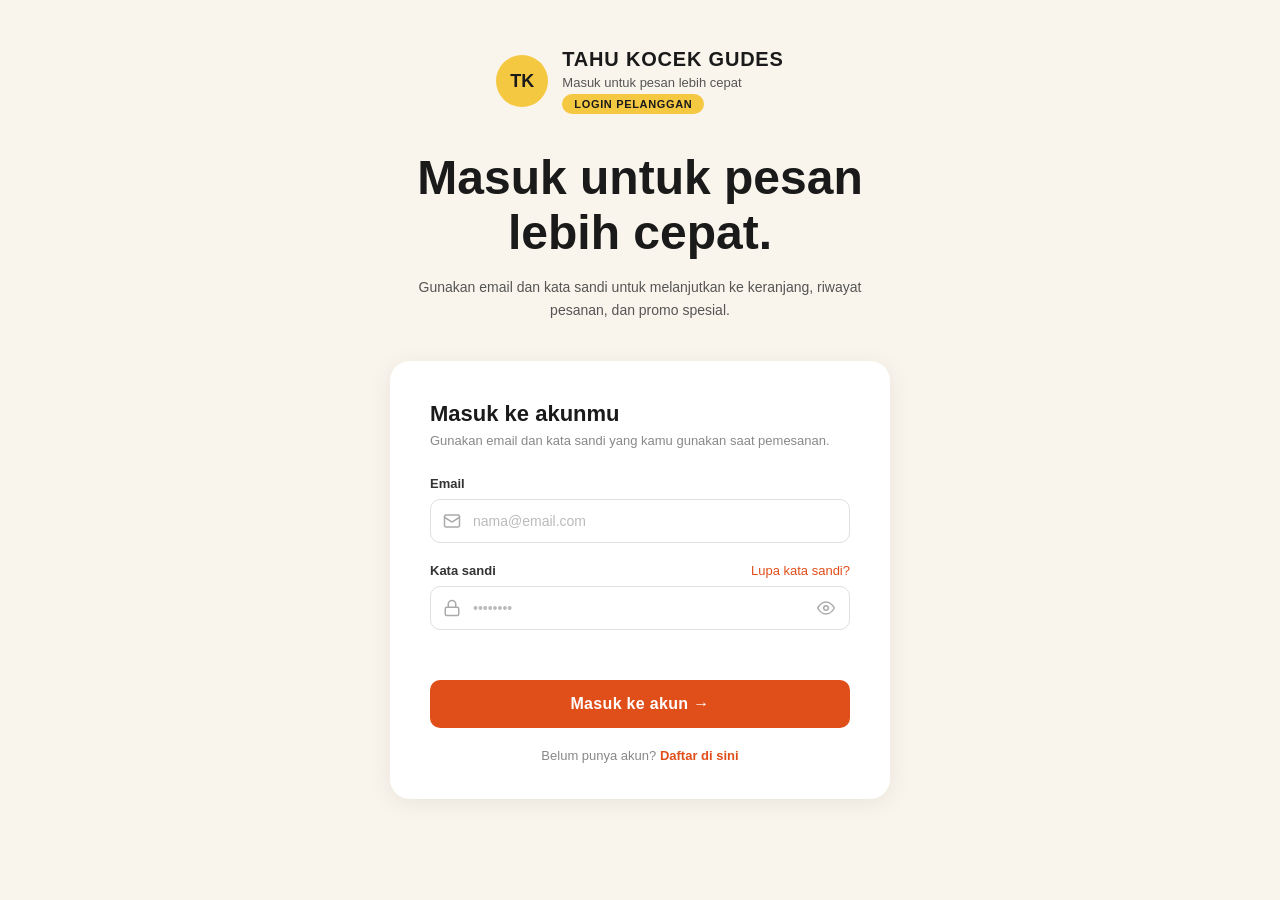
<file: routes/login.html>
<!DOCTYPE html>
<html lang="id">
<head>
  <meta charset="UTF-8" />
  <meta name="viewport" content="width=device-width, initial-scale=1.0" />
  <title>Login – Tahu Kocek</title>
  <link rel="stylesheet" href="../styles/login.css" />
</head>
<body>

  <div class="page-wrapper">

    <!-- Header / Brand -->
    <header class="brand">
      <div class="brand-logo">TK</div>
      <div class="brand-info">
        <span class="brand-name">TAHU KOCEK GUDES</span>
        <span class="brand-tagline">Masuk untuk pesan lebih cepat</span>
        <span class="brand-badge">LOGIN PELANGGAN</span>
      </div>
    </header>

    <!-- Hero Text -->
    <section class="hero">
      <h1 class="hero-title">Masuk untuk pesan<br />lebih cepat.</h1>
      <p class="hero-subtitle">
        Gunakan email dan kata sandi untuk melanjutkan ke keranjang, riwayat<br />
        pesanan, dan promo spesial.
      </p>
    </section>

    <!-- Login Card -->
    <div class="card">
      <h2 class="card-title">Masuk ke akunmu</h2>
      <p class="card-subtitle">Gunakan email dan kata sandi yang kamu gunakan saat pemesanan.</p>

      <form action="../resources/login.php" method="POST" novalidate>

        <!-- Email -->
        <div class="form-group">
          <label for="email">Email</label>
          <div class="input-wrapper">
            <span class="input-icon">
              <!-- envelope icon -->
              <svg xmlns="http://www.w3.org/2000/svg" width="18" height="18" viewBox="0 0 24 24"
                   fill="none" stroke="currentColor" stroke-width="2"
                   stroke-linecap="round" stroke-linejoin="round">
                <rect x="2" y="4" width="20" height="16" rx="2"/>
                <path d="m22 7-8.97 5.7a1.94 1.94 0 0 1-2.06 0L2 7"/>
              </svg>
            </span>
            <input
              type="email"
              id="email"
              name="email"
              placeholder="nama@email.com"
              autocomplete="email"
              required
            />
          </div>
        </div>

        <!-- Password -->
        <div class="form-group">
          <div class="label-row">
            <label for="password">Kata sandi</label>
            <a href="#" class="forgot-link">Lupa kata sandi?</a>
          </div>
          <div class="input-wrapper">
            <span class="input-icon">
              <!-- lock icon -->
              <svg xmlns="http://www.w3.org/2000/svg" width="18" height="18" viewBox="0 0 24 24"
                   fill="none" stroke="currentColor" stroke-width="2"
                   stroke-linecap="round" stroke-linejoin="round">
                <rect x="3" y="11" width="18" height="11" rx="2" ry="2"/>
                <path d="M7 11V7a5 5 0 0 1 10 0v4"/>
              </svg>
            </span>
            <input
              type="password"
              id="password"
              name="password"
              placeholder="••••••••"
              autocomplete="current-password"
              required
            />
            <button type="button" class="toggle-password" aria-label="Tampilkan kata sandi">
              <!-- eye icon -->
              <svg xmlns="http://www.w3.org/2000/svg" width="18" height="18" viewBox="0 0 24 24"
                   fill="none" stroke="currentColor" stroke-width="2"
                   stroke-linecap="round" stroke-linejoin="round">
                <path d="M1 12s4-8 11-8 11 8 11 8-4 8-11 8-11-8-11-8z"/>
                <circle cx="12" cy="12" r="3"/>
              </svg>
            </button>
          </div>
        </div>

        <!-- Error message placeholder -->
        <div class="error-message" id="errorMsg" role="alert" aria-live="polite"></div>

        <!-- Submit -->
        <button type="submit" class="btn-login">Masuk ke akun →</button>

      </form>

      <p class="register-prompt">
        Belum punya akun? <a href="register.html" class="register-link">Daftar di sini</a>
      </p>
    </div>

  </div>

  <script>
    // Toggle password visibility
    const toggleBtn = document.querySelector('.toggle-password');
    const passwordInput = document.getElementById('password');

    toggleBtn.addEventListener('click', () => {
      const isHidden = passwordInput.type === 'password';
      passwordInput.type = isHidden ? 'text' : 'password';
      toggleBtn.setAttribute('aria-label', isHidden ? 'Sembunyikan kata sandi' : 'Tampilkan kata sandi');
    });

    // Show error from URL param (set by login.php on failure)
    const params = new URLSearchParams(window.location.search);
    if (params.get('error') === '1') {
      const msg = document.getElementById('errorMsg');
      msg.textContent = 'Email atau kata sandi salah. Silakan coba lagi.';
    }
  </script>

</body>
</html>
</file>
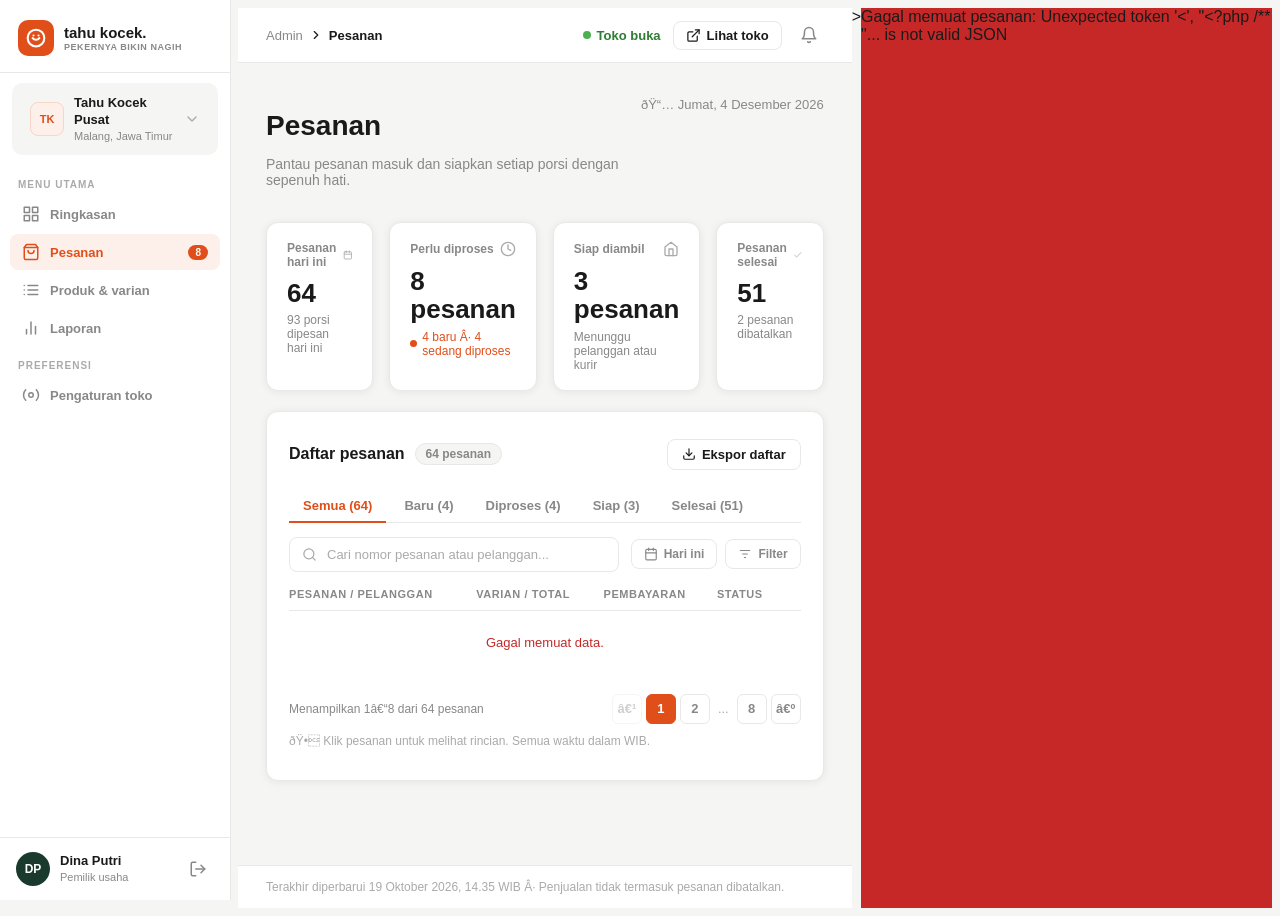
<file: routes/pesanan.html>
﻿<!DOCTYPE html>
<html lang="id">
<head>
  <meta charset="UTF-8" />
  <meta name="viewport" content="width=device-width, initial-scale=1.0" />
  <title>Pesanan â€“ Tahu Kocek Admin</title>
  <link rel="stylesheet" href="../styles/pesanan.css" />
</head>
<body>

<!-- â•â•â•â•â•â•â•â•â•â•â•â•â•â•â•â•â•â•â•â•â•â•â•â•â•â•â•â•â•â•â•â•â•â•â•â•â•â•â•â•â•â• SIDEBAR â•â• -->
<aside class="sidebar">
  <div class="sidebar-brand">
    <div class="brand-logo">
      <svg xmlns="http://www.w3.org/2000/svg" width="20" height="20" viewBox="0 0 24 24"
           fill="none" stroke="currentColor" stroke-width="2.5" stroke-linecap="round" stroke-linejoin="round">
        <path d="M12 2C6.48 2 2 6.48 2 12s4.48 10 10 10 10-4.48 10-10S17.52 2 12 2z"/>
        <path d="M8 12s1.5 2 4 2 4-2 4-2"/>
        <line x1="9" y1="9" x2="9.01" y2="9"/><line x1="15" y1="9" x2="15.01" y2="9"/>
      </svg>
    </div>
    <div class="brand-text">
      <span class="brand-name">tahu kocek.</span>
      <span class="brand-sub">PEKERNYA BIKIN NAGIH</span>
    </div>
  </div>

  <div class="store-selector">
    <div class="store-icon">TK</div>
    <div class="store-info">
      <span class="store-name">Tahu Kocek Pusat</span>
      <span class="store-loc">Malang, Jawa Timur</span>
    </div>
    <svg xmlns="http://www.w3.org/2000/svg" width="16" height="16" viewBox="0 0 24 24"
         fill="none" stroke="currentColor" stroke-width="2" stroke-linecap="round" stroke-linejoin="round" class="store-chevron">
      <polyline points="6 9 12 15 18 9"/>
    </svg>
  </div>

  <div class="sidebar-section-label">MENU UTAMA</div>
  <nav class="sidebar-nav">
    <a href="dashboard.html" class="nav-item">
      <svg xmlns="http://www.w3.org/2000/svg" width="18" height="18" viewBox="0 0 24 24" fill="none" stroke="currentColor" stroke-width="2" stroke-linecap="round" stroke-linejoin="round">
        <rect x="3" y="3" width="7" height="7"/><rect x="14" y="3" width="7" height="7"/>
        <rect x="14" y="14" width="7" height="7"/><rect x="3" y="14" width="7" height="7"/>
      </svg>
      Ringkasan
    </a>
    <a href="pesanan.html" class="nav-item active">
      <svg xmlns="http://www.w3.org/2000/svg" width="18" height="18" viewBox="0 0 24 24" fill="none" stroke="currentColor" stroke-width="2" stroke-linecap="round" stroke-linejoin="round">
        <path d="M6 2 3 6v14a2 2 0 0 0 2 2h14a2 2 0 0 0 2-2V6l-3-4z"/>
        <line x1="3" y1="6" x2="21" y2="6"/><path d="M16 10a4 4 0 0 1-8 0"/>
      </svg>
      Pesanan
      <span class="nav-badge">8</span>
    </a>
    <a href="varianProduk.html" class="nav-item">
      <svg xmlns="http://www.w3.org/2000/svg" width="18" height="18" viewBox="0 0 24 24" fill="none" stroke="currentColor" stroke-width="2" stroke-linecap="round" stroke-linejoin="round">
        <line x1="8" y1="6" x2="21" y2="6"/><line x1="8" y1="12" x2="21" y2="12"/>
        <line x1="8" y1="18" x2="21" y2="18"/><line x1="3" y1="6" x2="3.01" y2="6"/>
        <line x1="3" y1="12" x2="3.01" y2="12"/><line x1="3" y1="18" x2="3.01" y2="18"/>
      </svg>
      Produk &amp; varian
    </a>
    <a href="laporan.html" class="nav-item">
      <svg xmlns="http://www.w3.org/2000/svg" width="18" height="18" viewBox="0 0 24 24" fill="none" stroke="currentColor" stroke-width="2" stroke-linecap="round" stroke-linejoin="round">
        <line x1="18" y1="20" x2="18" y2="10"/><line x1="12" y1="20" x2="12" y2="4"/><line x1="6" y1="20" x2="6" y2="14"/>
      </svg>
      Laporan
    </a>
  </nav>

  <div class="sidebar-section-label">PREFERENSI</div>
  <nav class="sidebar-nav">
    <a href="settingToko.html" class="nav-item">
      <svg xmlns="http://www.w3.org/2000/svg" width="18" height="18" viewBox="0 0 24 24" fill="none" stroke="currentColor" stroke-width="2" stroke-linecap="round" stroke-linejoin="round">
        <circle cx="12" cy="12" r="3"/><path d="M19.07 4.93a10 10 0 0 1 0 14.14M4.93 4.93a10 10 0 0 0 0 14.14"/>
      </svg>
      Pengaturan toko
    </a>
  </nav>

  <div class="sidebar-footer">
    <div class="user-avatar">DP</div>
    <div class="user-info">
      <span class="user-name">Dina Putri</span>
      <span class="user-role">Pemilik usaha</span>
    </div>
    <a href="../resources/logout.php" class="btn-logout" title="Keluar">
      <svg xmlns="http://www.w3.org/2000/svg" width="18" height="18" viewBox="0 0 24 24" fill="none" stroke="currentColor" stroke-width="2" stroke-linecap="round" stroke-linejoin="round">
        <path d="M9 21H5a2 2 0 0 1-2-2V5a2 2 0 0 1 2-2h4"/>
        <polyline points="16 17 21 12 16 7"/><line x1="21" y1="12" x2="9" y2="12"/>
      </svg>
    </a>
  </div>
</aside>

<!-- â•â•â•â•â•â•â•â•â•â•â•â•â•â•â•â•â•â•â•â•â•â•â•â•â•â•â•â•â•â•â•â•â•â•â•â•â•â•â•â•â•â• MAIN â•â• -->
<div class="main">

  <!-- Top Bar -->
  <header class="topbar">
    <div class="topbar-breadcrumb">
      <span class="breadcrumb-root">Admin</span>
      <svg xmlns="http://www.w3.org/2000/svg" width="14" height="14" viewBox="0 0 24 24" fill="none" stroke="currentColor" stroke-width="2" stroke-linecap="round" stroke-linejoin="round"><polyline points="9 18 15 12 9 6"/></svg>
      <span class="breadcrumb-current">Pesanan</span>
    </div>
    <div class="topbar-actions">
      <span class="store-status open"><span class="status-dot"></span>Toko buka</span>
      <a href="#" class="btn-lihat-toko">
        <svg xmlns="http://www.w3.org/2000/svg" width="15" height="15" viewBox="0 0 24 24" fill="none" stroke="currentColor" stroke-width="2" stroke-linecap="round" stroke-linejoin="round">
          <path d="M18 13v6a2 2 0 0 1-2 2H5a2 2 0 0 1-2-2V8a2 2 0 0 1 2-2h6"/>
          <polyline points="15 3 21 3 21 9"/><line x1="10" y1="14" x2="21" y2="3"/>
        </svg>
        Lihat toko
      </a>
      <button class="btn-notif" aria-label="Notifikasi">
        <svg xmlns="http://www.w3.org/2000/svg" width="18" height="18" viewBox="0 0 24 24" fill="none" stroke="currentColor" stroke-width="2" stroke-linecap="round" stroke-linejoin="round">
          <path d="M18 8A6 6 0 0 0 6 8c0 7-3 9-3 9h18s-3-2-3-9"/>
          <path d="M13.73 21a2 2 0 0 1-3.46 0"/>
        </svg>
      </button>
    </div>
  </header>

  <!-- Content + Detail Panel -->
  <div class="content-with-panel">

    <!-- â”€â”€ Left Content â”€â”€ -->
    <div class="content" id="mainContent">

      <!-- Page Header -->
      <div class="page-header">
        <div>
          <h1 class="page-title">Pesanan</h1>
          <p class="page-subtitle">Pantau pesanan masuk dan siapkan setiap porsi dengan sepenuh hati.</p>
        </div>
        <div class="page-date" id="pageDate"></div>
      </div>

      <!-- Stat Cards -->
      <div class="stat-grid">
        <div class="stat-card">
          <div class="stat-header">
            <span class="stat-label">Pesanan hari ini</span>
            <svg xmlns="http://www.w3.org/2000/svg" width="16" height="16" viewBox="0 0 24 24" fill="none" stroke="currentColor" stroke-width="2" stroke-linecap="round" stroke-linejoin="round"><rect x="3" y="4" width="18" height="18" rx="2" ry="2"/><line x1="16" y1="2" x2="16" y2="6"/><line x1="8" y1="2" x2="8" y2="6"/><line x1="3" y1="10" x2="21" y2="10"/></svg>
          </div>
          <div class="stat-value">64</div>
          <div class="stat-change neutral">93 porsi dipesan hari ini</div>
        </div>
        <div class="stat-card">
          <div class="stat-header">
            <span class="stat-label">Perlu diproses</span>
            <svg xmlns="http://www.w3.org/2000/svg" width="16" height="16" viewBox="0 0 24 24" fill="none" stroke="currentColor" stroke-width="2" stroke-linecap="round" stroke-linejoin="round"><circle cx="12" cy="12" r="10"/><polyline points="12 6 12 12 16 14"/></svg>
          </div>
          <div class="stat-value">8 pesanan</div>
          <div class="stat-change warn"><span class="dot-warn"></span>4 baru Â· 4 sedang diproses</div>
        </div>
        <div class="stat-card">
          <div class="stat-header">
            <span class="stat-label">Siap diambil</span>
            <svg xmlns="http://www.w3.org/2000/svg" width="16" height="16" viewBox="0 0 24 24" fill="none" stroke="currentColor" stroke-width="2" stroke-linecap="round" stroke-linejoin="round"><path d="M3 9l9-7 9 7v11a2 2 0 0 1-2 2H5a2 2 0 0 1-2-2z"/><polyline points="9 22 9 12 15 12 15 22"/></svg>
          </div>
          <div class="stat-value">3 pesanan</div>
          <div class="stat-change neutral">Menunggu pelanggan atau kurir</div>
        </div>
        <div class="stat-card">
          <div class="stat-header">
            <span class="stat-label">Pesanan selesai</span>
            <svg xmlns="http://www.w3.org/2000/svg" width="16" height="16" viewBox="0 0 24 24" fill="none" stroke="currentColor" stroke-width="2" stroke-linecap="round" stroke-linejoin="round"><polyline points="20 6 9 17 4 12"/></svg>
          </div>
          <div class="stat-value">51</div>
          <div class="stat-change neutral">2 pesanan dibatalkan</div>
        </div>
      </div>

      <!-- Daftar Pesanan Card -->
      <div class="card list-card">
        <div class="list-header">
          <div class="list-title-row">
            <h2 class="card-title">Daftar pesanan</h2>
            <span class="count-badge">64 pesanan</span>
          </div>
          <button class="btn-ekspor">
            <svg xmlns="http://www.w3.org/2000/svg" width="14" height="14" viewBox="0 0 24 24" fill="none" stroke="currentColor" stroke-width="2" stroke-linecap="round" stroke-linejoin="round"><path d="M21 15v4a2 2 0 0 1-2 2H5a2 2 0 0 1-2-2v-4"/><polyline points="7 10 12 15 17 10"/><line x1="12" y1="15" x2="12" y2="3"/></svg>
            Ekspor daftar
          </button>
        </div>

        <!-- Tabs -->
        <div class="tab-bar">
          <button class="tab active" data-tab="semua">Semua (64)</button>
          <button class="tab" data-tab="baru">Baru (4)</button>
          <button class="tab" data-tab="diproses">Diproses (4)</button>
          <button class="tab" data-tab="siap">Siap (3)</button>
          <button class="tab" data-tab="selesai">Selesai (51)</button>
        </div>

        <!-- Search + Filter -->
        <div class="search-row">
          <div class="search-wrap">
            <svg xmlns="http://www.w3.org/2000/svg" width="15" height="15" viewBox="0 0 24 24" fill="none" stroke="currentColor" stroke-width="2" stroke-linecap="round" stroke-linejoin="round"><circle cx="11" cy="11" r="8"/><line x1="21" y1="21" x2="16.65" y2="16.65"/></svg>
            <input type="text" id="searchInput" placeholder="Cari nomor pesanan atau pelanggan..." />
          </div>
          <div class="search-right">
            <button class="btn-filter-date">
              <svg xmlns="http://www.w3.org/2000/svg" width="14" height="14" viewBox="0 0 24 24" fill="none" stroke="currentColor" stroke-width="2" stroke-linecap="round" stroke-linejoin="round"><rect x="3" y="4" width="18" height="18" rx="2"/><line x1="16" y1="2" x2="16" y2="6"/><line x1="8" y1="2" x2="8" y2="6"/><line x1="3" y1="10" x2="21" y2="10"/></svg>
              Hari ini
            </button>
            <button class="btn-filter">
              <svg xmlns="http://www.w3.org/2000/svg" width="14" height="14" viewBox="0 0 24 24" fill="none" stroke="currentColor" stroke-width="2" stroke-linecap="round" stroke-linejoin="round"><line x1="4" y1="6" x2="20" y2="6"/><line x1="8" y1="12" x2="16" y2="12"/><line x1="11" y1="18" x2="13" y2="18"/></svg>
              Filter
            </button>
          </div>
        </div>

        <!-- Table -->
        <table class="order-table">
          <thead>
            <tr>
              <th>Pesanan / pelanggan</th>
              <th>Varian / total</th>
              <th>Pembayaran</th>
              <th>Status</th>
              <th></th>
            </tr>
          </thead>
          <tbody id="orderTableBody">
            <!-- Rendered by JS -->
          </tbody>
        </table>

        <!-- Pagination -->
        <div class="pagination" id="pagination">
          <span class="page-info">Menampilkan 1â€“8 dari 64 pesanan</span>
          <div class="page-btns">
            <button class="page-btn" disabled>â€¹</button>
            <button class="page-btn active">1</button>
            <button class="page-btn">2</button>
            <span class="page-ellipsis">...</span>
            <button class="page-btn">8</button>
            <button class="page-btn">â€º</button>
          </div>
        </div>

        <p class="table-note">ðŸ• Klik pesanan untuk melihat rincian. Semua waktu dalam WIB.</p>
      </div>

    </div><!-- /content -->

    <!-- â”€â”€ Detail Panel (kanan) â”€â”€ -->
    <aside class="detail-panel" id="detailPanel">
      <div class="detail-header">
        <div>
          <h3 class="detail-title" id="detailTitle">Rincian #TK-1064</h3>
          <p class="detail-sub" id="detailSub">19 Oktober 2026 Â· 14.32 WIB</p>
        </div>
        <button class="btn-close-panel" id="btnClosePanel" aria-label="Tutup">âœ•</button>
      </div>

      <div class="detail-body" id="detailBody">
        <!-- Diisi oleh JS -->
      </div>
    </aside>

  </div><!-- /content-with-panel -->

  <footer class="page-footer">
    Terakhir diperbarui 19 Oktober 2026, 14.35 WIB Â· Penjualan tidak termasuk pesanan dibatalkan.
  </footer>
</div>

<script>
/* â•â•â•â•â•â•â•â•â•â•â•â•â•â•â•â•â•â•â•â•â•â•â•â•â•â•â•â•â•â•â•â•â•â•â•â•â•â•â•
   PESANAN â€“ fetch dari API database
â•â•â•â•â•â•â•â•â•â•â•â•â•â•â•â•â•â•â•â•â•â•â•â•â•â•â•â•â•â•â•â•â•â•â•â•â•â•â• */
const API      = '../resources/api/pesanan.php';
const statusLbl= { baru:'Baru', diproses:'Diproses', siap:'Siap diambil', selesai:'Selesai', batal:'Dibatalkan' };
let orders     = [];
let activeTab  = 'semua';
let activeId   = null;

function fmt(n){ return 'Rp'+n.toLocaleString('id-ID'); }

function showToast(msg, err=false){
  let t=document.getElementById('toast');
  if(!t){t=document.createElement('div');t.id='toast';t.className='toast';document.body.appendChild(t);}
  t.textContent=msg; t.style.background=err?'#c62828':'var(--green-dark)';
  t.classList.add('show'); clearTimeout(t._t);
  t._t=setTimeout(()=>t.classList.remove('show'),2400);
}

/* â”€â”€ Load pesanan dari API â”€â”€ */
async function loadOrders(){
  document.getElementById('orderTableBody').innerHTML =
    '<tr><td colspan="5" style="text-align:center;padding:24px;color:var(--text-muted)">Memuat pesanan...</td></tr>';
  try {
    const params = new URLSearchParams();
    if (activeTab !== 'semua') params.set('status', activeTab);
    const q = document.getElementById('searchInput').value.trim();
    if (q) params.set('q', q);

    const res  = await fetch(API + '?' + params.toString());
    const json = await res.json();
    if (!json.success) throw new Error(json.message);

    orders = json.data;
    renderTable();
    if (json.stats) updateStats(json.stats);
    updateTabCounts();
  } catch(e) {
    showToast('Gagal memuat pesanan: ' + e.message, true);
    document.getElementById('orderTableBody').innerHTML =
      '<tr><td colspan="5" style="text-align:center;padding:24px;color:#c62828">Gagal memuat data.</td></tr>';
  }
}

/* â”€â”€ Update stat cards dari API â”€â”€ */
function updateStats(s){
  const cards = document.querySelectorAll('.stat-value');
  if (cards[0]) cards[0].textContent = s.total_hari_ini;
  if (cards[1]) cards[1].textContent = s.perlu_diproses + ' pesanan';
  if (cards[2]) cards[2].textContent = s.siap_diambil + ' pesanan';
  if (cards[3]) cards[3].textContent = s.selesai;
  const badge = document.querySelector('.count-badge');
  if (badge) badge.textContent = orders.length + ' pesanan';
}

function updateTabCounts(){
  const counts = { semua:orders.length };
  orders.forEach(o => { counts[o.status] = (counts[o.status]||0)+1; });
  document.querySelectorAll('.tab').forEach(t=>{
    const k = t.dataset.tab;
    if(k==='semua')    t.textContent=`Semua (${orders.length})`;
    if(k==='baru')     t.textContent=`Baru (${counts.baru||0})`;
    if(k==='diproses') t.textContent=`Diproses (${counts.diproses||0})`;
    if(k==='siap')     t.textContent=`Siap (${counts.siap||0})`;
    if(k==='selesai')  t.textContent=`Selesai (${counts.selesai||0})`;
  });
  const pi = document.querySelector('.page-info');
  if(pi) pi.textContent=`Menampilkan 1â€“${Math.min(orders.length,8)} dari ${orders.length} pesanan`;
}

/* â”€â”€ Render Table â”€â”€ */
function renderTable(){
  const tbody = document.getElementById('orderTableBody');
  if (!orders.length){
    tbody.innerHTML='<tr><td colspan="5" style="text-align:center;padding:24px;color:var(--text-muted)">Tidak ada pesanan.</td></tr>';
    return;
  }
  tbody.innerHTML = orders.map(o => {
    const time = o.created_at ? o.created_at.substr(11,5) : '';
    return `
    <tr class="order-row ${o.id===activeId?'row-active':''}" data-id="${o.id}" onclick="selectOrder(${o.id})">
      <td>
        <span class="order-id ${o.id===activeId?'id-active':''}">#${o.nomor}</span>
        <span class="order-time">${time} WIB</span><br/>
        <span class="order-name">${o.nama_pelanggan}</span>
      </td>
      <td>
        <span class="order-varian">${o.jumlah_item} item</span><br/>
        <span class="order-total-val">${fmt(o.total)}</span>
      </td>
      <td>
        <span class="${o.status_bayar==='Lunas'?'pay-lunas':o.status_bayar==='Dibatalkan'?'pay-batal':'pay-pending'}">${o.status_bayar}</span><br/>
        <span class="order-metode">${o.metode_bayar}</span>
      </td>
      <td><span class="badge ${o.status}">${statusLbl[o.status]||o.status}</span></td>
      <td><span class="row-arrow">â€º</span></td>
    </tr>`;
  }).join('');
}

/* â”€â”€ Load & render detail pesanan â”€â”€ */
async function selectOrder(id){
  activeId = id;
  renderTable();
  try {
    const res  = await fetch(API + '?id=' + id);
    const json = await res.json();
    if (!json.success) throw new Error(json.message);
    renderDetail(json.data);
  } catch(e) {
    showToast('Gagal memuat detail: ' + e.message, true);
  }
}

function renderDetail(o){
  const time = o.created_at ? o.created_at.substr(11,5) : '';
  document.getElementById('detailTitle').textContent = `Rincian #${o.nomor}`;
  document.getElementById('detailSub').textContent   = `${o.created_at?.substr(0,10)||''} Â· ${time} WIB`;

  const items = o.items || [];
  const subtotal = items.reduce((s,i)=>s+(i.subtotal||0),0);

  document.getElementById('detailBody').innerHTML = `
    <div class="detail-status-row">
      <span class="badge ${o.status}">${statusLbl[o.status]||o.status}</span>
      <span class="detail-pickup-badge">${o.metode_ambil==='ambil'?'Ambil di toko':'Antar lokal'}</span>
    </div>

    <div class="detail-customer">
      <div class="cust-avatar">${o.nama_pelanggan.split(' ').map(w=>w[0]).join('').slice(0,2).toUpperCase()}</div>
      <div>
        <div class="cust-name">${o.nama_pelanggan}</div>
        <div class="cust-phone">${o.phone_pelanggan||'-'}</div>
      </div>
    </div>

    <div class="detail-pickup-info">
      <svg xmlns="http://www.w3.org/2000/svg" width="14" height="14" viewBox="0 0 24 24" fill="none" stroke="currentColor" stroke-width="2" stroke-linecap="round" stroke-linejoin="round"><path d="M3 9l9-7 9 7v11a2 2 0 0 1-2 2H5a2 2 0 0 1-2-2z"/><polyline points="9 22 9 12 15 12 15 22"/></svg>
      <div>
        <div class="pickup-place">${o.metode_ambil==='ambil'?'Ambil di Tahu Kocek Pusat':'Diantar ke lokasi pelanggan'}</div>
      </div>
    </div>

    <div class="detail-items-title">Item pesanan Â· ${items.reduce((s,i)=>s+i.qty,0)} porsi</div>
    <div class="detail-items">
      ${items.map(i=>`
        <div class="detail-item">
          <div class="item-emoji">${i.emoji||'ðŸ§†'}</div>
          <div class="item-info">
            <span class="item-name">${i.nama_varian}</span>
            <span class="item-qty">${i.qty} Ã— ${fmt(i.harga_satuan)}</span>
          </div>
          <span class="item-subtotal">${fmt(i.subtotal)}</span>
        </div>`).join('')}
    </div>

    ${o.catatan?`<div class="detail-note"><span class="note-label">Catatan pelanggan</span><span class="note-text">${o.catatan}</span></div>`:''}

    <div class="detail-summary">
      <div class="sum-row"><span>Subtotal</span><span>${fmt(subtotal)}</span></div>
      <div class="sum-row"><span>Biaya tambahan</span><span>${fmt(o.biaya_tambahan||0)}</span></div>
      <div class="sum-row sum-total"><span>Total</span><span>${fmt(o.total)}</span></div>
      <div class="sum-pay">${o.metode_bayar} Â· ${time} WIB
        <span class="badge ${o.status_bayar==='Lunas'?'selesai':o.status_bayar==='Dibatalkan'?'batal':'baru'}">${o.status_bayar}</span>
      </div>
    </div>

    <div class="detail-actions">
      <button class="btn-cetak" onclick="alert('Mencetak struk #${o.nomor}')">ðŸ–¨ Cetak</button>
      ${o.status==='baru'||o.status==='diproses'||o.status==='siap'
        ?`<button class="btn-proses" onclick="prosesOrder(${o.id},'${o.status}')">âœ” Proses pesanan</button>`
        :`<button class="btn-proses" disabled>âœ” ${statusLbl[o.status]}</button>`}
    </div>
  `;
  document.getElementById('detailPanel').classList.add('panel-open');
}

/* â”€â”€ Proses pesanan (update status) â”€â”€ */
async function prosesOrder(id, currentStatus){
  const next = {baru:'diproses', diproses:'siap', siap:'selesai'};
  const newStatus = next[currentStatus];
  if (!newStatus) return;

  try {
    const res  = await fetch(API + '?id=' + id, {
      method: 'PUT',
      headers: {'Content-Type':'application/json'},
      body: JSON.stringify({ status: newStatus })
    });
    const json = await res.json();
    if (!json.success) throw new Error(json.message);

    // Update data lokal
    const o = orders.find(x=>x.id===id);
    if (o) o.status = newStatus;
    renderTable();
    updateTabCounts();
    // Reload detail lengkap via selectOrder (fix: hapus double-fetch inline)
    await selectOrder(id);
    showToast('Pesanan #' + json.data.nomor + ' diperbarui ke ' + statusLbl[newStatus]);
  } catch(e) {
    showToast('Gagal update: ' + e.message, true);
  }
}

/* â”€â”€ Tabs â”€â”€ */
document.querySelectorAll('.tab').forEach(btn=>{
  btn.addEventListener('click',()=>{
    document.querySelectorAll('.tab').forEach(b=>b.classList.remove('active'));
    btn.classList.add('active');
    activeTab = btn.dataset.tab;
    loadOrders();
  });
});

/* â”€â”€ Search debounce â”€â”€ */
let searchTimer;
document.getElementById('searchInput').addEventListener('input', ()=>{
  clearTimeout(searchTimer);
  searchTimer = setTimeout(loadOrders, 350);
});

/* â”€â”€ Close panel â”€â”€ */
document.getElementById('btnClosePanel').addEventListener('click',()=>{
  document.getElementById('detailPanel').classList.remove('panel-open');
  activeId = null;
  renderTable();
});

/* â”€â”€ Date â”€â”€ */
const days=['Minggu','Senin','Selasa','Rabu','Kamis','Jumat','Sabtu'];
const months=['Januari','Februari','Maret','April','Mei','Juni','Juli','Agustus','September','Oktober','November','Desember'];
const now=new Date();
document.getElementById('pageDate').textContent=`ðŸ“… ${days[now.getDay()]}, ${now.getDate()} ${months[now.getMonth()]} ${now.getFullYear()}`;

/* â”€â”€ Init â”€â”€ */
loadOrders();
</script>
</body>
</html>
>
</file>
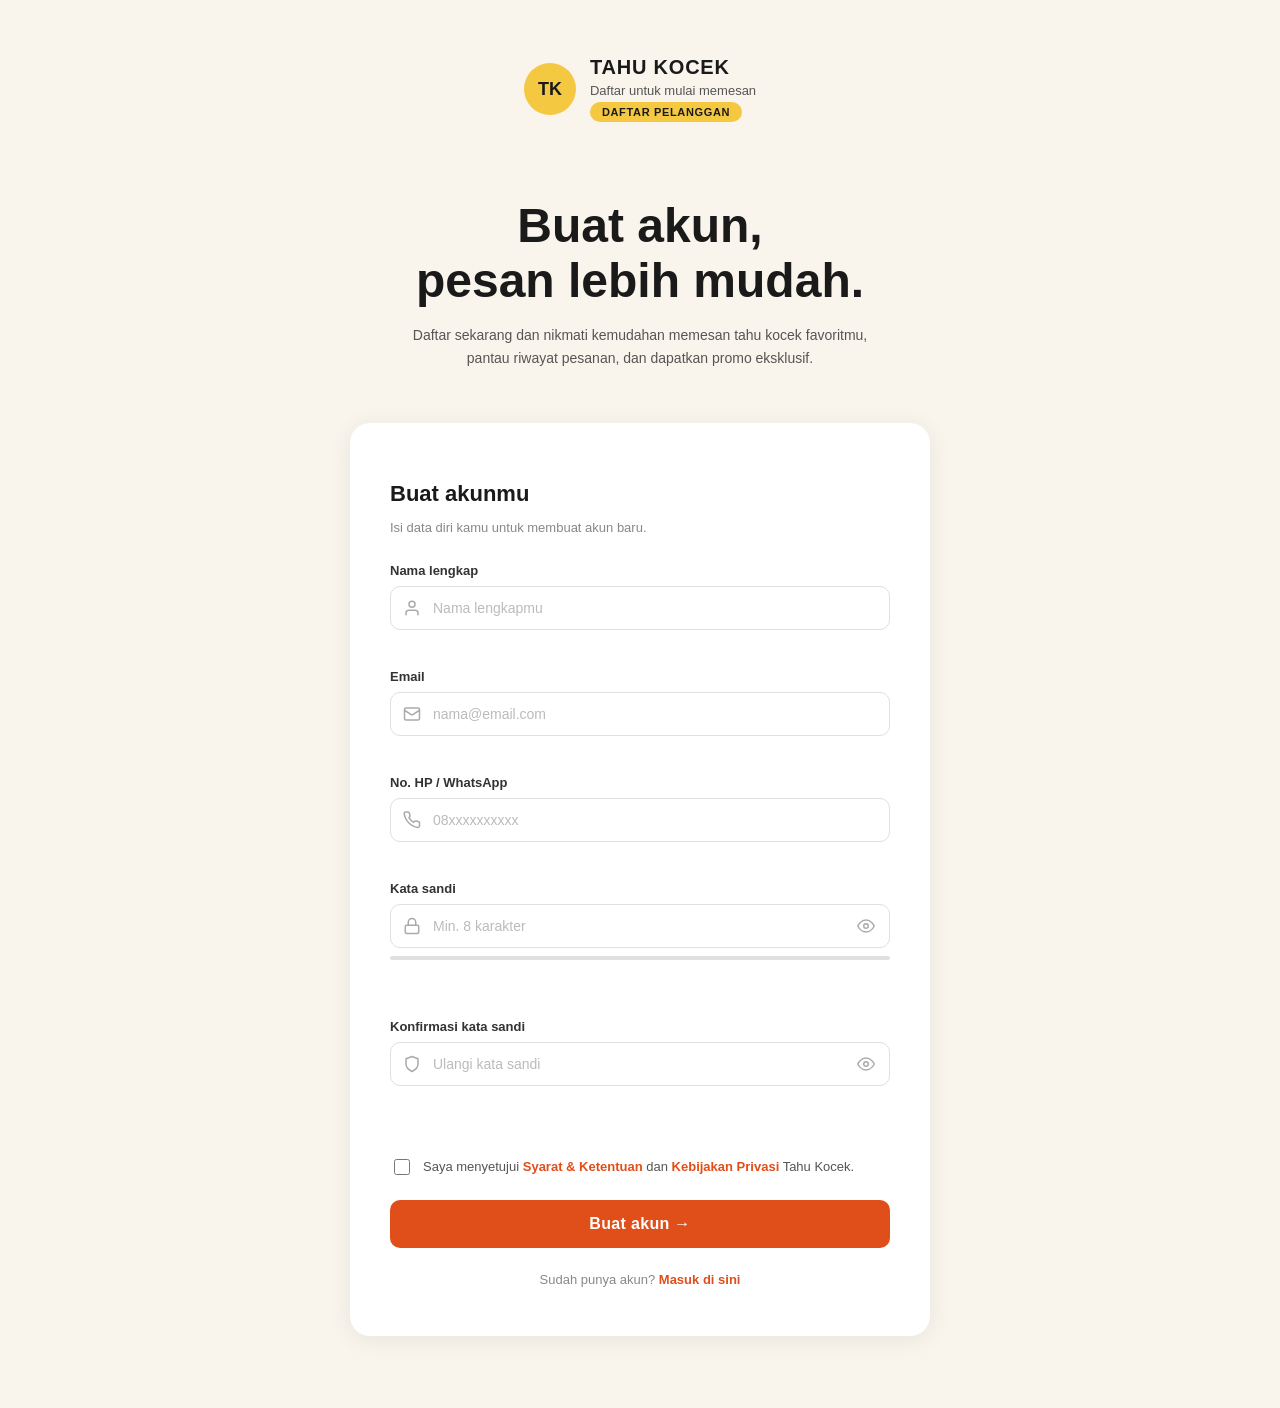
<file: routes/register.html>
<!DOCTYPE html>
<html lang="id">
<head>
  <meta charset="UTF-8" />
  <meta name="viewport" content="width=device-width, initial-scale=1.0" />
  <title>Daftar – Tahu Kocek</title>
  <link rel="stylesheet" href="../styles/register.css" />
</head>
<body>

  <div class="page-wrapper">

    <!-- Brand / Header -->
    <header class="brand">
      <div class="brand-logo">TK</div>
      <div class="brand-info">
        <span class="brand-name">TAHU KOCEK</span>
        <span class="brand-tagline">Daftar untuk mulai memesan</span>
        <span class="brand-badge">DAFTAR PELANGGAN</span>
      </div>
    </header>

    <!-- Hero Text -->
    <section class="hero">
      <h1 class="hero-title">Buat akun,<br />pesan lebih mudah.</h1>
      <p class="hero-subtitle">
        Daftar sekarang dan nikmati kemudahan memesan tahu kocek favoritmu,<br />
        pantau riwayat pesanan, dan dapatkan promo eksklusif.
      </p>
    </section>

    <!-- Register Card -->
    <div class="card">
      <h2 class="card-title">Buat akunmu</h2>
      <p class="card-subtitle">Isi data diri kamu untuk membuat akun baru.</p>

      <form action="../resources/register.php" method="POST" novalidate id="registerForm">

        <!-- Nama Lengkap -->
        <div class="form-group">
          <label for="nama">Nama lengkap</label>
          <div class="input-wrapper">
            <span class="input-icon">
              <svg xmlns="http://www.w3.org/2000/svg" width="18" height="18" viewBox="0 0 24 24"
                   fill="none" stroke="currentColor" stroke-width="2"
                   stroke-linecap="round" stroke-linejoin="round">
                <path d="M20 21v-2a4 4 0 0 0-4-4H8a4 4 0 0 0-4 4v2"/>
                <circle cx="12" cy="7" r="4"/>
              </svg>
            </span>
            <input
              type="text"
              id="nama"
              name="nama"
              placeholder="Nama lengkapmu"
              autocomplete="name"
              required
            />
          </div>
          <span class="field-error" id="errNama"></span>
        </div>

        <!-- Email -->
        <div class="form-group">
          <label for="email">Email</label>
          <div class="input-wrapper">
            <span class="input-icon">
              <svg xmlns="http://www.w3.org/2000/svg" width="18" height="18" viewBox="0 0 24 24"
                   fill="none" stroke="currentColor" stroke-width="2"
                   stroke-linecap="round" stroke-linejoin="round">
                <rect x="2" y="4" width="20" height="16" rx="2"/>
                <path d="m22 7-8.97 5.7a1.94 1.94 0 0 1-2.06 0L2 7"/>
              </svg>
            </span>
            <input
              type="email"
              id="email"
              name="email"
              placeholder="nama@email.com"
              autocomplete="email"
              required
            />
          </div>
          <span class="field-error" id="errEmail"></span>
        </div>

        <!-- No. HP -->
        <div class="form-group">
          <label for="phone">No. HP / WhatsApp</label>
          <div class="input-wrapper">
            <span class="input-icon">
              <svg xmlns="http://www.w3.org/2000/svg" width="18" height="18" viewBox="0 0 24 24"
                   fill="none" stroke="currentColor" stroke-width="2"
                   stroke-linecap="round" stroke-linejoin="round">
                <path d="M22 16.92v3a2 2 0 0 1-2.18 2 19.79 19.79 0 0 1-8.63-3.07A19.5 19.5 0 0 1 4.69 12 19.79 19.79 0 0 1 1.56 3.44 2 2 0 0 1 3.53 1.25h3a2 2 0 0 1 2 1.72 12.84 12.84 0 0 0 .7 2.81 2 2 0 0 1-.45 2.11L7.91 8.96a16 16 0 0 0 6.13 6.13l1.27-1.27a2 2 0 0 1 2.11-.45 12.84 12.84 0 0 0 2.81.7A2 2 0 0 1 22 16.92z"/>
              </svg>
            </span>
            <input
              type="tel"
              id="phone"
              name="phone"
              placeholder="08xxxxxxxxxx"
              autocomplete="tel"
              required
            />
          </div>
          <span class="field-error" id="errPhone"></span>
        </div>

        <!-- Password -->
        <div class="form-group">
          <label for="password">Kata sandi</label>
          <div class="input-wrapper">
            <span class="input-icon">
              <svg xmlns="http://www.w3.org/2000/svg" width="18" height="18" viewBox="0 0 24 24"
                   fill="none" stroke="currentColor" stroke-width="2"
                   stroke-linecap="round" stroke-linejoin="round">
                <rect x="3" y="11" width="18" height="11" rx="2" ry="2"/>
                <path d="M7 11V7a5 5 0 0 1 10 0v4"/>
              </svg>
            </span>
            <input
              type="password"
              id="password"
              name="password"
              placeholder="Min. 8 karakter"
              autocomplete="new-password"
              required
            />
            <button type="button" class="toggle-password" data-target="password" aria-label="Tampilkan kata sandi">
              <svg xmlns="http://www.w3.org/2000/svg" width="18" height="18" viewBox="0 0 24 24"
                   fill="none" stroke="currentColor" stroke-width="2"
                   stroke-linecap="round" stroke-linejoin="round">
                <path d="M1 12s4-8 11-8 11 8 11 8-4 8-11 8-11-8-11-8z"/>
                <circle cx="12" cy="12" r="3"/>
              </svg>
            </button>
          </div>
          <!-- Password strength indicator -->
          <div class="strength-bar" id="strengthBar">
            <div class="strength-fill" id="strengthFill"></div>
          </div>
          <span class="strength-label" id="strengthLabel"></span>
          <span class="field-error" id="errPassword"></span>
        </div>

        <!-- Konfirmasi Password -->
        <div class="form-group">
          <label for="confirm_password">Konfirmasi kata sandi</label>
          <div class="input-wrapper">
            <span class="input-icon">
              <svg xmlns="http://www.w3.org/2000/svg" width="18" height="18" viewBox="0 0 24 24"
                   fill="none" stroke="currentColor" stroke-width="2"
                   stroke-linecap="round" stroke-linejoin="round">
                <path d="M12 22s8-4 8-10V5l-8-3-8 3v7c0 6 8 10 8 10z"/>
              </svg>
            </span>
            <input
              type="password"
              id="confirm_password"
              name="confirm_password"
              placeholder="Ulangi kata sandi"
              autocomplete="new-password"
              required
            />
            <button type="button" class="toggle-password" data-target="confirm_password" aria-label="Tampilkan konfirmasi kata sandi">
              <svg xmlns="http://www.w3.org/2000/svg" width="18" height="18" viewBox="0 0 24 24"
                   fill="none" stroke="currentColor" stroke-width="2"
                   stroke-linecap="round" stroke-linejoin="round">
                <path d="M1 12s4-8 11-8 11 8 11 8-4 8-11 8-11-8-11-8z"/>
                <circle cx="12" cy="12" r="3"/>
              </svg>
            </button>
          </div>
          <span class="field-error" id="errConfirm"></span>
        </div>

        <!-- Global error / success -->
        <div class="alert-message" id="alertMsg" role="alert" aria-live="polite"></div>

        <!-- Syarat & Ketentuan -->
        <div class="form-check">
          <input type="checkbox" id="agree" name="agree" required />
          <label for="agree">
            Saya menyetujui <a href="#" class="link-terms">Syarat &amp; Ketentuan</a> dan
            <a href="#" class="link-terms">Kebijakan Privasi</a> Tahu Kocek.
          </label>
        </div>

        <!-- Submit -->
        <button type="submit" class="btn-register">Buat akun →</button>

      </form>

      <p class="login-prompt">
        Sudah punya akun? <a href="login.html" class="login-link">Masuk di sini</a>
      </p>
    </div>

  </div>

  <script>
    /* ── Toggle show/hide password ── */
    document.querySelectorAll('.toggle-password').forEach(btn => {
      btn.addEventListener('click', () => {
        const input = document.getElementById(btn.dataset.target);
        const isHidden = input.type === 'password';
        input.type = isHidden ? 'text' : 'password';
        btn.setAttribute('aria-label', isHidden ? 'Sembunyikan kata sandi' : 'Tampilkan kata sandi');
      });
    });

    /* ── Password strength indicator ── */
    const pwInput      = document.getElementById('password');
    const strengthFill = document.getElementById('strengthFill');
    const strengthLabel = document.getElementById('strengthLabel');

    pwInput.addEventListener('input', () => {
      const val = pwInput.value;
      let score = 0;
      if (val.length >= 8)              score++;
      if (/[A-Z]/.test(val))            score++;
      if (/[0-9]/.test(val))            score++;
      if (/[^A-Za-z0-9]/.test(val))     score++;

      const levels = [
        { label: '',         color: '#e0e0e0', pct: '0%'   },
        { label: 'Lemah',    color: '#e04e1a', pct: '25%'  },
        { label: 'Cukup',    color: '#f5c842', pct: '55%'  },
        { label: 'Kuat',     color: '#4caf50', pct: '80%'  },
        { label: 'Sangat kuat', color: '#1a3a2e', pct: '100%' },
      ];

      const lvl = levels[score] || levels[0];
      strengthFill.style.width = val.length ? lvl.pct : '0%';
      strengthFill.style.background = lvl.color;
      strengthLabel.textContent = val.length ? lvl.label : '';
      strengthLabel.style.color = lvl.color;
    });

    /* ── Client-side validation ── */
    document.getElementById('registerForm').addEventListener('submit', (e) => {
      let valid = true;

      const clearErr = id => { document.getElementById(id).textContent = ''; };
      const setErr   = (id, msg) => { document.getElementById(id).textContent = msg; valid = false; };

      clearErr('errNama'); clearErr('errEmail');
      clearErr('errPhone'); clearErr('errPassword'); clearErr('errConfirm');
      document.getElementById('alertMsg').textContent = '';
      document.getElementById('alertMsg').className = 'alert-message';

      const nama    = document.getElementById('nama').value.trim();
      const email   = document.getElementById('email').value.trim();
      const phone   = document.getElementById('phone').value.trim();
      const pass    = document.getElementById('password').value;
      const confirm = document.getElementById('confirm_password').value;
      const agree   = document.getElementById('agree').checked;

      if (!nama)                        setErr('errNama',     'Nama tidak boleh kosong.');
      if (!email || !/\S+@\S+\.\S+/.test(email)) setErr('errEmail', 'Masukkan email yang valid.');
      if (!phone || !/^08\d{7,13}$/.test(phone)) setErr('errPhone', 'Masukkan nomor HP yang valid (contoh: 081234567890).');
      if (pass.length < 8)              setErr('errPassword', 'Kata sandi minimal 8 karakter.');
      if (pass !== confirm)             setErr('errConfirm',  'Konfirmasi kata sandi tidak cocok.');

      if (!agree) {
        const al = document.getElementById('alertMsg');
        al.textContent = 'Kamu harus menyetujui syarat & ketentuan.';
        al.className = 'alert-message error';
        valid = false;
      }

      if (!valid) e.preventDefault();
    });

    /* ── Tampilkan pesan dari server (via URL param) ── */
    const params = new URLSearchParams(window.location.search);
    const alertEl = document.getElementById('alertMsg');
    if (params.get('error') === 'exists') {
      alertEl.textContent = 'Email sudah terdaftar. Silakan gunakan email lain atau masuk.';
      alertEl.className = 'alert-message error';
    } else if (params.get('error') === 'server') {
      alertEl.textContent = 'Terjadi kesalahan. Silakan coba lagi.';
      alertEl.className = 'alert-message error';
    } else if (params.get('success') === '1') {
      alertEl.textContent = 'Akun berhasil dibuat! Mengalihkan ke beranda...';
      alertEl.className = 'alert-message success';
    }
  </script>

</body>
</html>
</file>
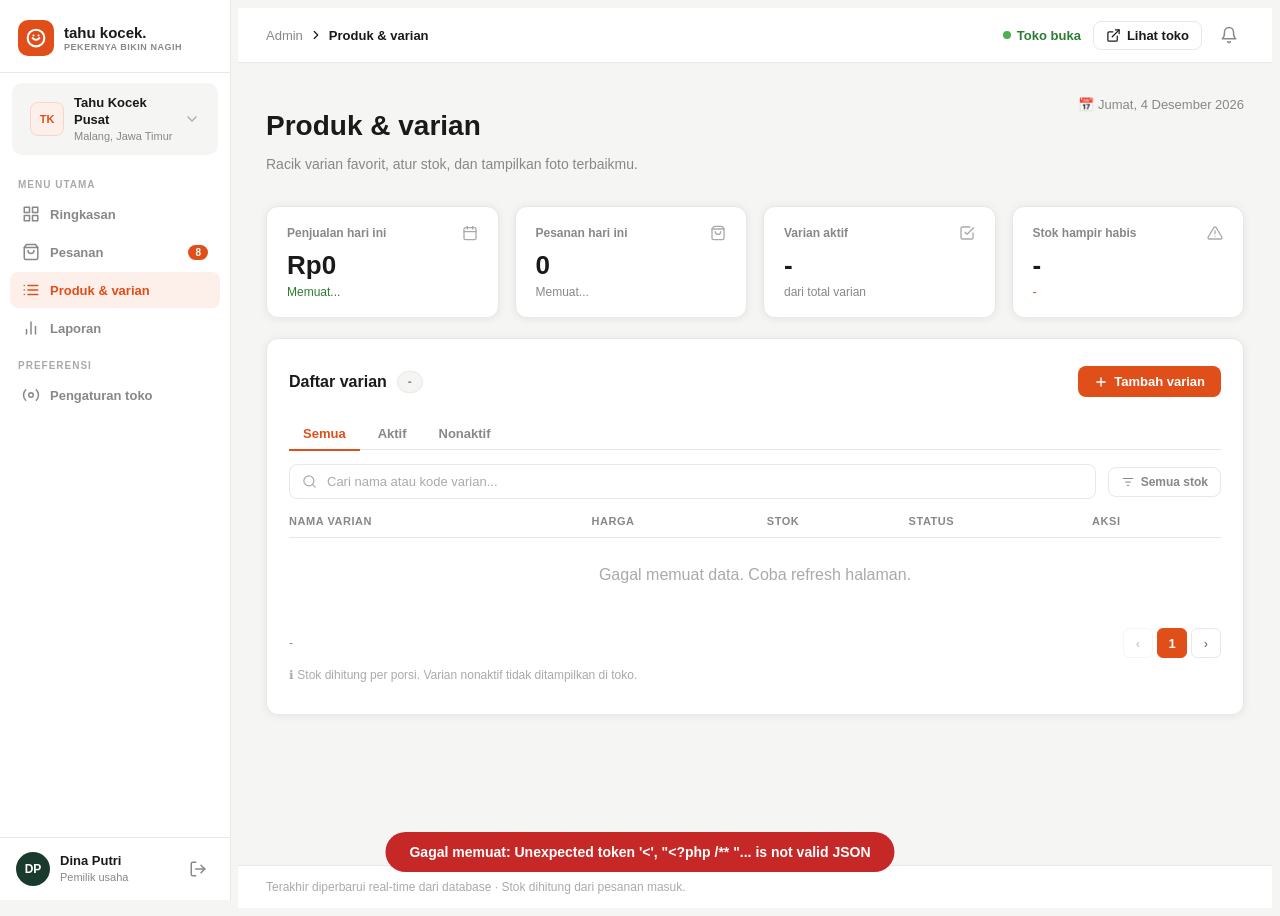
<file: routes/varianProduk.html>
﻿<!DOCTYPE html>
<html lang="id">
<head>
  <meta charset="UTF-8" />
  <meta name="viewport" content="width=device-width, initial-scale=1.0" />
  <title>Produk &amp; Varian – Tahu Kocek Admin</title>
  <link rel="stylesheet" href="../styles/varianProduk.css" />
</head>
<body>

<!-- SIDEBAR -->
<aside class="sidebar">
  <div class="sidebar-brand">
    <div class="brand-logo">
      <svg xmlns="http://www.w3.org/2000/svg" width="20" height="20" viewBox="0 0 24 24" fill="none" stroke="currentColor" stroke-width="2.5" stroke-linecap="round" stroke-linejoin="round">
        <path d="M12 2C6.48 2 2 6.48 2 12s4.48 10 10 10 10-4.48 10-10S17.52 2 12 2z"/>
        <path d="M8 12s1.5 2 4 2 4-2 4-2"/>
        <line x1="9" y1="9" x2="9.01" y2="9"/><line x1="15" y1="9" x2="15.01" y2="9"/>
      </svg>
    </div>
    <div class="brand-text">
      <span class="brand-name">tahu kocek.</span>
      <span class="brand-sub">PEKERNYA BIKIN NAGIH</span>
    </div>
  </div>
  <div class="store-selector">
    <div class="store-icon">TK</div>
    <div class="store-info">
      <span class="store-name">Tahu Kocek Pusat</span>
      <span class="store-loc">Malang, Jawa Timur</span>
    </div>
    <svg xmlns="http://www.w3.org/2000/svg" width="16" height="16" viewBox="0 0 24 24" fill="none" stroke="currentColor" stroke-width="2" stroke-linecap="round" stroke-linejoin="round" class="store-chevron"><polyline points="6 9 12 15 18 9"/></svg>
  </div>
  <div class="sidebar-section-label">MENU UTAMA</div>
  <nav class="sidebar-nav">
    <a href="dashboard.html" class="nav-item">
      <svg xmlns="http://www.w3.org/2000/svg" width="18" height="18" viewBox="0 0 24 24" fill="none" stroke="currentColor" stroke-width="2" stroke-linecap="round" stroke-linejoin="round"><rect x="3" y="3" width="7" height="7"/><rect x="14" y="3" width="7" height="7"/><rect x="14" y="14" width="7" height="7"/><rect x="3" y="14" width="7" height="7"/></svg>
      Ringkasan
    </a>
    <a href="pesanan.html" class="nav-item">
      <svg xmlns="http://www.w3.org/2000/svg" width="18" height="18" viewBox="0 0 24 24" fill="none" stroke="currentColor" stroke-width="2" stroke-linecap="round" stroke-linejoin="round"><path d="M6 2 3 6v14a2 2 0 0 0 2 2h14a2 2 0 0 0 2-2V6l-3-4z"/><line x1="3" y1="6" x2="21" y2="6"/><path d="M16 10a4 4 0 0 1-8 0"/></svg>
      Pesanan<span class="nav-badge">8</span>
    </a>
    <a href="varianProduk.html" class="nav-item active">
      <svg xmlns="http://www.w3.org/2000/svg" width="18" height="18" viewBox="0 0 24 24" fill="none" stroke="currentColor" stroke-width="2" stroke-linecap="round" stroke-linejoin="round"><line x1="8" y1="6" x2="21" y2="6"/><line x1="8" y1="12" x2="21" y2="12"/><line x1="8" y1="18" x2="21" y2="18"/><line x1="3" y1="6" x2="3.01" y2="6"/><line x1="3" y1="12" x2="3.01" y2="12"/><line x1="3" y1="18" x2="3.01" y2="18"/></svg>
      Produk &amp; varian
    </a>
    <a href="laporan.html" class="nav-item">
      <svg xmlns="http://www.w3.org/2000/svg" width="18" height="18" viewBox="0 0 24 24" fill="none" stroke="currentColor" stroke-width="2" stroke-linecap="round" stroke-linejoin="round"><line x1="18" y1="20" x2="18" y2="10"/><line x1="12" y1="20" x2="12" y2="4"/><line x1="6" y1="20" x2="6" y2="14"/></svg>
      Laporan
    </a>
  </nav>
  <div class="sidebar-section-label">PREFERENSI</div>
  <nav class="sidebar-nav">
    <a href="settingToko.html" class="nav-item">
      <svg xmlns="http://www.w3.org/2000/svg" width="18" height="18" viewBox="0 0 24 24" fill="none" stroke="currentColor" stroke-width="2" stroke-linecap="round" stroke-linejoin="round"><circle cx="12" cy="12" r="3"/><path d="M19.07 4.93a10 10 0 0 1 0 14.14M4.93 4.93a10 10 0 0 0 0 14.14"/></svg>
      Pengaturan toko
    </a>
  </nav>
  <div class="sidebar-footer">
    <div class="user-avatar">DP</div>
    <div class="user-info"><span class="user-name">Dina Putri</span><span class="user-role">Pemilik usaha</span></div>
    <a href="../resources/logout.php" class="btn-logout" title="Keluar">
      <svg xmlns="http://www.w3.org/2000/svg" width="18" height="18" viewBox="0 0 24 24" fill="none" stroke="currentColor" stroke-width="2" stroke-linecap="round" stroke-linejoin="round"><path d="M9 21H5a2 2 0 0 1-2-2V5a2 2 0 0 1 2-2h4"/><polyline points="16 17 21 12 16 7"/><line x1="21" y1="12" x2="9" y2="12"/></svg>
    </a>
  </div>
</aside>

<!-- MAIN -->
<div class="main">
  <header class="topbar">
    <div class="topbar-breadcrumb">
      <span class="breadcrumb-root">Admin</span>
      <svg xmlns="http://www.w3.org/2000/svg" width="14" height="14" viewBox="0 0 24 24" fill="none" stroke="currentColor" stroke-width="2" stroke-linecap="round" stroke-linejoin="round"><polyline points="9 18 15 12 9 6"/></svg>
      <span class="breadcrumb-current">Produk &amp; varian</span>
    </div>
    <div class="topbar-actions">
      <span class="store-status open"><span class="status-dot"></span>Toko buka</span>
      <a href="#" class="btn-lihat-toko">
        <svg xmlns="http://www.w3.org/2000/svg" width="15" height="15" viewBox="0 0 24 24" fill="none" stroke="currentColor" stroke-width="2" stroke-linecap="round" stroke-linejoin="round"><path d="M18 13v6a2 2 0 0 1-2 2H5a2 2 0 0 1-2-2V8a2 2 0 0 1 2-2h6"/><polyline points="15 3 21 3 21 9"/><line x1="10" y1="14" x2="21" y2="3"/></svg>
        Lihat toko
      </a>
      <button class="btn-notif" aria-label="Notifikasi">
        <svg xmlns="http://www.w3.org/2000/svg" width="18" height="18" viewBox="0 0 24 24" fill="none" stroke="currentColor" stroke-width="2" stroke-linecap="round" stroke-linejoin="round"><path d="M18 8A6 6 0 0 0 6 8c0 7-3 9-3 9h18s-3-2-3-9"/><path d="M13.73 21a2 2 0 0 1-3.46 0"/></svg>
      </button>
    </div>
  </header>

  <div class="content-with-panel">
    <div class="content" id="mainContent">
      <div class="page-header">
        <div>
          <h1 class="page-title">Produk &amp; varian</h1>
          <p class="page-subtitle">Racik varian favorit, atur stok, dan tampilkan foto terbaikmu.</p>
        </div>
        <div class="page-date" id="pageDate"></div>
      </div>

      <!-- Stat Cards -->
      <div class="stat-grid">
        <div class="stat-card">
          <div class="stat-header"><span class="stat-label">Penjualan hari ini</span>
            <svg xmlns="http://www.w3.org/2000/svg" width="16" height="16" viewBox="0 0 24 24" fill="none" stroke="currentColor" stroke-width="2" stroke-linecap="round" stroke-linejoin="round"><rect x="3" y="4" width="18" height="18" rx="2"/><line x1="16" y1="2" x2="16" y2="6"/><line x1="8" y1="2" x2="8" y2="6"/><line x1="3" y1="10" x2="21" y2="10"/></svg>
          </div>
          <div class="stat-value" id="statPenjualan">Rp0</div>
          <div class="stat-change positive" id="statPenjualanNote">Memuat...</div>
        </div>
        <div class="stat-card">
          <div class="stat-header"><span class="stat-label">Pesanan hari ini</span>
            <svg xmlns="http://www.w3.org/2000/svg" width="16" height="16" viewBox="0 0 24 24" fill="none" stroke="currentColor" stroke-width="2" stroke-linecap="round" stroke-linejoin="round"><path d="M6 2 3 6v14a2 2 0 0 0 2 2h14a2 2 0 0 0 2-2V6l-3-4z"/><line x1="3" y1="6" x2="21" y2="6"/><path d="M16 10a4 4 0 0 1-8 0"/></svg>
          </div>
          <div class="stat-value" id="statPesanan">0</div>
          <div class="stat-change neutral" id="statPesananNote">Memuat...</div>
        </div>
        <div class="stat-card">
          <div class="stat-header"><span class="stat-label">Varian aktif</span>
            <svg xmlns="http://www.w3.org/2000/svg" width="16" height="16" viewBox="0 0 24 24" fill="none" stroke="currentColor" stroke-width="2" stroke-linecap="round" stroke-linejoin="round"><polyline points="9 11 12 14 22 4"/><path d="M21 12v7a2 2 0 0 1-2 2H5a2 2 0 0 1-2-2V5a2 2 0 0 1 2-2h11"/></svg>
          </div>
          <div class="stat-value" id="statAktif">-</div>
          <div class="stat-change neutral" id="statAktifNote">dari total varian</div>
        </div>
        <div class="stat-card">
          <div class="stat-header"><span class="stat-label">Stok hampir habis</span>
            <svg xmlns="http://www.w3.org/2000/svg" width="16" height="16" viewBox="0 0 24 24" fill="none" stroke="currentColor" stroke-width="2" stroke-linecap="round" stroke-linejoin="round"><path d="M10.29 3.86 1.82 18a2 2 0 0 0 1.71 3h16.94a2 2 0 0 0 1.71-3L13.71 3.86a2 2 0 0 0-3.42 0z"/><line x1="12" y1="9" x2="12" y2="13"/><line x1="12" y1="17" x2="12.01" y2="17"/></svg>
          </div>
          <div class="stat-value" id="statStok">-</div>
          <div class="stat-change warn" id="statStokNote">-</div>
        </div>
      </div>

      <!-- Daftar Varian -->
      <div class="card list-card">
        <div class="list-header">
          <div class="list-title-row">
            <h2 class="card-title">Daftar varian</h2>
            <span class="count-badge" id="countBadge">-</span>
          </div>
          <button class="btn-tambah-varian" onclick="openNewPanel()">
            <svg xmlns="http://www.w3.org/2000/svg" width="14" height="14" viewBox="0 0 24 24" fill="none" stroke="currentColor" stroke-width="2.5" stroke-linecap="round" stroke-linejoin="round"><line x1="12" y1="5" x2="12" y2="19"/><line x1="5" y1="12" x2="19" y2="12"/></svg>
            Tambah varian
          </button>
        </div>
        <div class="tab-bar">
          <button class="tab active" data-tab="semua">Semua</button>
          <button class="tab" data-tab="aktif">Aktif</button>
          <button class="tab" data-tab="nonaktif">Nonaktif</button>
        </div>
        <div class="search-row">
          <div class="search-wrap">
            <svg xmlns="http://www.w3.org/2000/svg" width="15" height="15" viewBox="0 0 24 24" fill="none" stroke="currentColor" stroke-width="2" stroke-linecap="round" stroke-linejoin="round"><circle cx="11" cy="11" r="8"/><line x1="21" y1="21" x2="16.65" y2="16.65"/></svg>
            <input type="text" id="searchInput" placeholder="Cari nama atau kode varian..." />
          </div>
          <button class="btn-filter" id="btnFilterStok">
            <svg xmlns="http://www.w3.org/2000/svg" width="14" height="14" viewBox="0 0 24 24" fill="none" stroke="currentColor" stroke-width="2" stroke-linecap="round" stroke-linejoin="round"><line x1="4" y1="6" x2="20" y2="6"/><line x1="8" y1="12" x2="16" y2="12"/><line x1="11" y1="18" x2="13" y2="18"/></svg>
            Semua stok
          </button>
        </div>
        <table class="varian-table">
          <thead>
            <tr>
              <th>Nama varian</th>
              <th>Harga</th>
              <th>Stok</th>
              <th>Status</th>
              <th>Aksi</th>
            </tr>
          </thead>
          <tbody id="varianTableBody"></tbody>
        </table>
        <div class="pagination">
          <span class="page-info" id="pageInfo">-</span>
          <div class="page-btns">
            <button class="page-btn" disabled>&#8249;</button>
            <button class="page-btn active">1</button>
            <button class="page-btn">&#8250;</button>
          </div>
        </div>
        <p class="table-note">&#8505; Stok dihitung per porsi. Varian nonaktif tidak ditampilkan di toko.</p>
      </div>
    </div>

    <!-- Edit Panel -->
    <aside class="edit-panel" id="editPanel">
      <div class="edit-header">
        <h3 class="edit-title" id="editTitle">Edit varian</h3>
        <button class="btn-close-panel" id="btnClosePanel" aria-label="Tutup">&#x2715;</button>
      </div>
      <div class="edit-body" id="editBody"></div>
    </aside>
  </div>

  <footer class="page-footer">
    Terakhir diperbarui real-time dari database &middot; Stok dihitung dari pesanan masuk.
  </footer>
</div>

<script>
/* ============================================================
   VARIAN – Full CRUD via API (UTF-8 clean)
   ============================================================ */

const API        = '../resources/api/varian.php';
const UPLOAD_API = '../resources/api/upload.php';

let variants  = [];
let activeTab = 'semua';
let activeId  = null;

/* ── Helpers ── */
function fmt(n){ return 'Rp' + Number(n).toLocaleString('id-ID'); }

function showToast(msg, isError = false) {
  let t = document.getElementById('toast');
  if (!t) { t = document.createElement('div'); t.id = 'toast'; t.className = 'toast'; document.body.appendChild(t); }
  t.textContent = msg;
  t.style.background = isError ? '#c62828' : '#1a3a2e';
  t.classList.add('show');
  clearTimeout(t._t);
  t._t = setTimeout(() => t.classList.remove('show'), 2600);
}

function showLoading(msg) {
  document.getElementById('varianTableBody').innerHTML =
    `<tr><td colspan="5" style="text-align:center;padding:28px;color:#aaa">${msg}</td></tr>`;
}

/* ── Update stat cards ── */
function updateStats() {
  const aktif    = variants.filter(v => v.status === 'aktif').length;
  const hampir   = variants.filter(v => v.stok > 0 && v.stok <= 10);
  const habis    = variants.filter(v => v.stok <= 0).length;

  document.getElementById('statAktif').textContent     = aktif;
  document.getElementById('statAktifNote').textContent = 'dari ' + variants.length + ' total varian';
  document.getElementById('statStok').textContent      = hampir.length + ' varian';
  document.getElementById('statStokNote').textContent  = hampir.length
    ? hampir.map(v => v.nama.replace('Tahu Kocek ', '')).join(', ') + ' · stok menipis'
    : habis > 0 ? habis + ' varian stok habis' : 'Semua stok aman';
}

/* ── Update count badge & tab labels ── */
function updateCountBadge() {
  const aktif    = variants.filter(v => v.status === 'aktif').length;
  const nonaktif = variants.filter(v => v.status === 'nonaktif').length;
  document.getElementById('countBadge').textContent = variants.length + ' varian';
  document.getElementById('pageInfo').textContent   = 'Menampilkan 1–' + variants.length + ' dari ' + variants.length + ' varian';
  document.querySelectorAll('.tab').forEach(t => {
    if (t.dataset.tab === 'semua')    t.textContent = 'Semua (' + variants.length + ')';
    if (t.dataset.tab === 'aktif')    t.textContent = 'Aktif (' + aktif + ')';
    if (t.dataset.tab === 'nonaktif') t.textContent = 'Nonaktif (' + nonaktif + ')';
  });
  updateStats();
}

/* ── Load dari API ── */
async function loadVariants() {
  showLoading('Memuat varian...');
  try {
    const res  = await fetch(API);
    const json = await res.json();
    if (!json.success) throw new Error(json.message);
    variants = json.data;
    renderTable(activeTab, '');
    updateCountBadge();
    if (variants.length && !activeId) {
      activeId = variants[0].id;
      renderEditPanel(activeId);
    }
  } catch(e) {
    showToast('Gagal memuat: ' + e.message, true);
    showLoading('Gagal memuat data. Coba refresh halaman.');
  }
}

/* ── Render Table ── */
function renderTable(tab, query) {
  const tbody = document.getElementById('varianTableBody');
  let rows = [...variants];
  if (tab !== 'semua') rows = rows.filter(v => v.status === tab);
  if (query) rows = rows.filter(v =>
    v.nama.toLowerCase().includes(query) || v.kode.toLowerCase().includes(query));

  if (!rows.length) {
    tbody.innerHTML = '<tr><td colspan="5" style="text-align:center;padding:28px;color:#aaa">Tidak ada varian.</td></tr>';
    return;
  }

  tbody.innerHTML = rows.map(v => {
    const thumbContent = v.foto_url
      ? `<img src="${v.foto_url}" alt="${v.nama}" style="width:42px;height:42px;object-fit:cover;border-radius:10px;display:block"
              onerror="this.style.display='none'">`
      : `<span style="font-size:22px">${v.emoji || '🧆'}</span>`;
    return `
    <tr class="varian-row ${v.id === activeId ? 'row-active' : ''}" onclick="selectVarian(${v.id})">
      <td>
        <div class="varian-name-cell">
          <div class="varian-thumb">${thumbContent}</div>
          <div>
            <div class="varian-name">${v.nama}</div>
            <div class="varian-code">${v.kode} &middot; ${v.sku}</div>
          </div>
        </div>
      </td>
      <td class="varian-price">${fmt(v.harga)}</td>
      <td>
        <span class="stok-val ${v.stok <= 10 ? 'stok-warn' : ''}">${v.stok} porsi</span>
        ${v.stok === 0 ? '<span class="stok-empty">Stok habis</span>' : v.stok <= 10 ? '<span class="stok-low">Hampir habis</span>' : ''}
      </td>
      <td><span class="status-badge ${v.status}">${v.status === 'aktif' ? 'Aktif' : 'Nonaktif'}</span></td>
      <td>
        <button class="btn-edit-row" onclick="event.stopPropagation(); selectVarian(${v.id})" title="Edit">
          <svg xmlns="http://www.w3.org/2000/svg" width="15" height="15" viewBox="0 0 24 24" fill="none" stroke="currentColor" stroke-width="2" stroke-linecap="round" stroke-linejoin="round">
            <path d="M11 4H4a2 2 0 0 0-2 2v14a2 2 0 0 0 2 2h14a2 2 0 0 0 2-2v-7"/>
            <path d="M18.5 2.5a2.121 2.121 0 0 1 3 3L12 15l-4 1 1-4 9.5-9.5z"/>
          </svg>
        </button>
        <button class="btn-edit-row" onclick="event.stopPropagation(); deleteVarian(${v.id}, '${v.nama.replace(/'/g, "\\'")}')"
                title="Hapus" style="margin-left:4px;color:#c62828;border-color:#f9d5c8">
          <svg xmlns="http://www.w3.org/2000/svg" width="15" height="15" viewBox="0 0 24 24" fill="none" stroke="currentColor" stroke-width="2" stroke-linecap="round" stroke-linejoin="round">
            <polyline points="3 6 5 6 21 6"/><path d="M19 6l-1 14H6L5 6"/>
            <path d="M10 11v6"/><path d="M14 11v6"/><path d="M9 6V4h6v2"/>
          </svg>
        </button>
      </td>
    </tr>`;
  }).join('');
}

/* ── Render Edit Panel ── */
function renderEditPanel(id) {
  const v = variants.find(x => x.id === id);
  if (!v) return;
  activeId = id;
  document.getElementById('editTitle').textContent = 'Edit varian';
  document.getElementById('editPanel').classList.add('panel-open');

  const fotoPreview = v.foto_url
    ? `<img id="fotoPreviewImg" src="${v.foto_url}" alt="${v.nama}"
           style="width:100%;max-height:160px;object-fit:cover;border-radius:10px;display:block"
           onerror="this.style.display='none';document.getElementById('fotoFallback').style.display='flex'">`
    : '';
  const fotoFallbackDisplay = v.foto_url ? 'none' : 'flex';

  document.getElementById('editBody').innerHTML = `
    <p class="edit-subtitle">Perbarui detail ${v.nama}</p>

    <div class="form-group">
      <div class="label-row-space">
        <label class="form-label">Foto varian</label>
        <span class="label-note">Rekomendasi 1:1</span>
      </div>
      <div class="foto-upload-area" id="fotoArea">
        ${fotoPreview}
        <div id="fotoFallback" style="display:${fotoFallbackDisplay};flex-direction:column;align-items:center;gap:6px;padding:12px 0">
          <span style="font-size:40px">${v.emoji || '🧆'}</span>
          <span style="font-size:12px;color:#888">Belum ada foto</span>
        </div>
        <p id="fotoUploadStatus" style="font-size:12px;color:#888;margin-top:6px;text-align:center;min-height:18px"></p>
      </div>
      <div style="display:flex;gap:8px;margin-top:8px">
        <label for="fotoFileInput" class="btn-pilih-foto" style="flex:1;justify-content:center;cursor:pointer">
          <svg xmlns="http://www.w3.org/2000/svg" width="14" height="14" viewBox="0 0 24 24" fill="none" stroke="currentColor" stroke-width="2" stroke-linecap="round" stroke-linejoin="round"><rect x="3" y="3" width="18" height="18" rx="2"/><circle cx="8.5" cy="8.5" r="1.5"/><polyline points="21 15 16 10 5 21"/></svg>
          ${v.foto_url ? 'Ganti foto' : 'Pilih foto'}
        </label>
        ${v.foto_url ? '<button type="button" id="btnHapusFoto" class="btn-foto-secondary" style="padding:8px 12px;font-size:12px;cursor:pointer;background:#fff;border:1.5px solid #e0e0e0;border-radius:8px">&#128465; Hapus</button>' : ''}
      </div>
      <input type="file" id="fotoFileInput" accept="image/jpeg,image/png,image/webp,image/gif" style="display:none" />
      <p class="input-hint">JPG, PNG, WEBP &middot; Maks. 5 MB</p>
    </div>

    <div class="form-group">
      <label class="form-label">Nama varian <span class="required">*</span></label>
      <input class="form-input" type="text" id="inputNama" value="${v.nama}" />
    </div>

    <div class="form-group">
      <label class="form-label">Deskripsi <span class="optional">Opsional</span></label>
      <textarea class="form-input form-textarea" id="inputDesc" rows="3">${v.deskripsi || ''}</textarea>
    </div>

    <div class="form-row-2">
      <div class="form-group">
        <label class="form-label">Harga jual <span class="required">*</span></label>
        <div class="input-prefix-wrap">
          <span class="input-prefix">Rp</span>
          <input class="form-input input-with-prefix" type="number" id="inputHarga" value="${v.harga}" min="0" />
        </div>
      </div>
      <div class="form-group">
        <label class="form-label">Stok tersedia <span class="required">*</span></label>
        <div class="input-suffix-wrap">
          <input class="form-input input-with-suffix" type="number" id="inputStok" value="${v.stok}" min="0" />
          <span class="input-suffix">porsi</span>
        </div>
      </div>
    </div>

    <div class="form-group">
      <label class="form-label">Aktifkan varian</label>
      <p class="input-hint">Tampilkan varian ini di halaman toko.</p>
      <label class="toggle-switch">
        <input type="checkbox" id="toggleAktif" ${v.status === 'aktif' ? 'checked' : ''} />
        <span class="toggle-track"><span class="toggle-thumb"></span></span>
        <span class="toggle-label" id="toggleLabel">${v.status === 'aktif' ? 'Aktif' : 'Nonaktif'}</span>
      </label>
    </div>

    <div class="edit-actions">
      <button class="btn-batal" onclick="closePanel()">Batal</button>
      <button class="btn-simpan" id="btnSimpan">&#10004; Simpan perubahan</button>
    </div>
  `;

  /* Event listeners (bukan inline onchange) */
  document.getElementById('fotoFileInput').addEventListener('change', function() {
    uploadFoto(this, v.id);
  });

  const btnHapusFoto = document.getElementById('btnHapusFoto');
  if (btnHapusFoto) btnHapusFoto.addEventListener('click', () => hapusFoto(v.id));

  document.getElementById('btnSimpan').addEventListener('click', () => saveVarian(v.id));

  document.getElementById('toggleAktif').addEventListener('change', function() {
    const lbl = document.getElementById('toggleLabel');
    if (lbl) lbl.textContent = this.checked ? 'Aktif' : 'Nonaktif';
    toggleStatusLive(v.id, this.checked);
  });
}

/* ── Render New Panel ── */
function renderNewPanel() {
  document.getElementById('editTitle').textContent = 'Tambah varian baru';
  document.getElementById('editPanel').classList.add('panel-open');
  document.getElementById('editBody').innerHTML = `
    <p class="edit-subtitle">Isi data varian baru untuk ditampilkan di toko.</p>

    <div class="form-group">
      <label class="form-label">Foto varian <span class="optional">Opsional</span></label>
      <div class="foto-upload-area" id="fotoAreaNew">
        <div id="fotoPreviewNew" style="display:none">
          <img id="fotoPreviewImgNew" src="" alt="Preview"
               style="width:100%;max-height:140px;object-fit:cover;border-radius:10px;display:block">
        </div>
        <div id="fotoFallbackNew" style="display:flex;flex-direction:column;align-items:center;gap:6px;padding:12px 0">
          <span style="font-size:36px">&#128444;</span>
          <span style="font-size:12px;color:#888">Belum ada foto dipilih</span>
        </div>
        <p id="fotoStatusNew" style="font-size:12px;color:#888;text-align:center;min-height:16px"></p>
      </div>
      <label for="fotoInputNew" class="btn-pilih-foto" style="width:100%;justify-content:center;margin-top:8px;cursor:pointer">
        <svg xmlns="http://www.w3.org/2000/svg" width="14" height="14" viewBox="0 0 24 24" fill="none" stroke="currentColor" stroke-width="2" stroke-linecap="round" stroke-linejoin="round"><rect x="3" y="3" width="18" height="18" rx="2"/><circle cx="8.5" cy="8.5" r="1.5"/><polyline points="21 15 16 10 5 21"/></svg>
        Pilih foto
      </label>
      <input type="file" id="fotoInputNew" accept="image/jpeg,image/png,image/webp,image/gif" style="display:none" />
      <p class="input-hint">JPG, PNG, WEBP &middot; Maks. 5 MB</p>
    </div>

    <div class="form-group">
      <label class="form-label">Nama varian <span class="required">*</span></label>
      <input class="form-input" type="text" id="inputNamaBaru" placeholder="cth. Tahu Kocek Coklat" />
    </div>

    <div class="form-group">
      <label class="form-label">Deskripsi <span class="optional">Opsional</span></label>
      <textarea class="form-input form-textarea" id="inputDescBaru" rows="3" placeholder="Deskripsikan varian ini..."></textarea>
    </div>

    <div class="form-row-2">
      <div class="form-group">
        <label class="form-label">Harga jual <span class="required">*</span></label>
        <div class="input-prefix-wrap">
          <span class="input-prefix">Rp</span>
          <input class="form-input input-with-prefix" type="number" id="inputHargaBaru" placeholder="0" min="0" />
        </div>
      </div>
      <div class="form-group">
        <label class="form-label">Stok awal <span class="required">*</span></label>
        <div class="input-suffix-wrap">
          <input class="form-input input-with-suffix" type="number" id="inputStokBaru" placeholder="0" min="0" />
          <span class="input-suffix">porsi</span>
        </div>
      </div>
    </div>

    <div class="form-group">
      <label class="form-label">Aktifkan langsung</label>
      <label class="toggle-switch">
        <input type="checkbox" id="toggleAktifBaru" checked />
        <span class="toggle-track"><span class="toggle-thumb"></span></span>
        <span class="toggle-label">Aktif</span>
      </label>
    </div>

    <div class="edit-actions">
      <button class="btn-batal" onclick="closePanel()">Batal</button>
      <button class="btn-simpan" id="btnSimpanBaru">+ Tambah varian</button>
    </div>
  `;

  document.getElementById('fotoInputNew').addEventListener('change', function() {
    previewFotoBaru(this);
  });
  document.getElementById('btnSimpanBaru').addEventListener('click', saveNewVarian);
}

/* ── Panel helpers ── */
function selectVarian(id) {
  activeId = id;
  renderTable(activeTab, document.getElementById('searchInput').value.toLowerCase());
  renderEditPanel(id);
}

function openNewPanel() {
  activeId = null;
  renderTable(activeTab, '');
  renderNewPanel();
}

function closePanel() {
  document.getElementById('editPanel').classList.remove('panel-open');
  activeId = null;
  renderTable(activeTab, '');
}

/* ── Toggle status (langsung simpan ke DB) ── */
async function toggleStatusLive(id, checked) {
  try {
    const res  = await fetch(API + '?id=' + id, {
      method: 'PUT',
      headers: { 'Content-Type': 'application/json' },
      body: JSON.stringify({ status: checked ? 'aktif' : 'nonaktif' })
    });
    const json = await res.json();
    if (!json.success) throw new Error(json.message);
    const v = variants.find(x => x.id === id);
    if (v) v.status = json.data.status;
    renderTable(activeTab, '');
    updateCountBadge();
  } catch(e) {
    showToast('Gagal update status: ' + e.message, true);
    // Kembalikan toggle
    const cb = document.getElementById('toggleAktif');
    if (cb) cb.checked = !checked;
    const lbl = document.getElementById('toggleLabel');
    if (lbl) lbl.textContent = checked ? 'Nonaktif' : 'Aktif';
  }
}

/* ── Simpan edit ── */
async function saveVarian(id) {
  const nama  = document.getElementById('inputNama')?.value.trim();
  const desc  = document.getElementById('inputDesc')?.value.trim();
  const harga = parseInt(document.getElementById('inputHarga')?.value);
  const stok  = parseInt(document.getElementById('inputStok')?.value);

  if (!nama)          { showToast('Nama varian tidak boleh kosong.', true); return; }
  if (isNaN(harga) || harga < 0) { showToast('Harga tidak valid.', true); return; }
  if (isNaN(stok)  || stok  < 0) { showToast('Stok tidak valid.',  true); return; }

  const btn = document.getElementById('btnSimpan');
  if (btn) { btn.disabled = true; btn.textContent = 'Menyimpan...'; }

  try {
    const res  = await fetch(API + '?id=' + id, {
      method: 'PUT',
      headers: { 'Content-Type': 'application/json' },
      body: JSON.stringify({ nama, deskripsi: desc, harga, stok })
    });
    const json = await res.json();
    if (!json.success) throw new Error(json.message);
    const idx = variants.findIndex(x => x.id === id);
    if (idx !== -1) variants[idx] = { ...variants[idx], ...json.data };
    renderTable(activeTab, '');
    updateCountBadge();
    renderEditPanel(id);
    showToast('Varian "' + nama + '" berhasil disimpan ✓');
  } catch(e) {
    showToast('Gagal menyimpan: ' + e.message, true);
    if (btn) { btn.disabled = false; btn.textContent = '✔ Simpan perubahan'; }
  }
}

/* ── Tambah varian baru ── */
async function saveNewVarian() {
  const nama  = document.getElementById('inputNamaBaru')?.value.trim();
  const desc  = document.getElementById('inputDescBaru')?.value.trim();
  const harga = parseInt(document.getElementById('inputHargaBaru')?.value);
  const stok  = parseInt(document.getElementById('inputStokBaru')?.value);
  const aktif = document.getElementById('toggleAktifBaru')?.checked;

  if (!nama)          { showToast('Nama varian wajib diisi.', true); return; }
  if (isNaN(harga) || harga < 0) { showToast('Harga tidak valid.', true); return; }
  if (isNaN(stok)  || stok  < 0) { showToast('Stok tidak valid.',  true); return; }

  const btn = document.getElementById('btnSimpanBaru');
  if (btn) { btn.disabled = true; btn.textContent = 'Menyimpan...'; }

  try {
    const res  = await fetch(API, {
      method: 'POST',
      headers: { 'Content-Type': 'application/json' },
      body: JSON.stringify({ nama, deskripsi: desc, harga, stok, status: aktif ? 'aktif' : 'nonaktif', emoji: '🆕' })
    });
    const json = await res.json();
    if (!json.success) throw new Error(json.message);
    variants.push(json.data);
    // Upload foto jika ada
    const fotoInput = document.getElementById('fotoInputNew');
    if (fotoInput && fotoInput.files.length) {
      await uploadFotoBaru(json.data.id, fotoInput);
    }
    activeTab = 'semua';
    document.querySelectorAll('.tab').forEach(b => b.classList.toggle('active', b.dataset.tab === 'semua'));
    closePanel();
    updateCountBadge();
    showToast('Varian "' + nama + '" berhasil ditambahkan ✓');
  } catch(e) {
    showToast('Gagal menambahkan: ' + e.message, true);
    if (btn) { btn.disabled = false; btn.textContent = '+ Tambah varian'; }
  }
}

/* ── DELETE varian ── */
async function deleteVarian(id, nama) {
  if (!confirm('Hapus varian "' + nama + '"?\n\nJika varian memiliki riwayat pesanan, varian akan dinonaktifkan (tidak dihapus permanen).')) return;

  try {
    const res  = await fetch(API + '?id=' + id, { method: 'DELETE' });
    const json = await res.json();
    if (!json.success) throw new Error(json.message);

    if (json.message.includes('dinonaktifkan')) {
      // API tidak hapus, hanya nonaktifkan — sync status lokal
      const v = variants.find(x => x.id === id);
      if (v) v.status = 'nonaktif';
      showToast('Varian "' + nama + '" dinonaktifkan (memiliki riwayat pesanan).');
    } else {
      // Benar-benar dihapus
      const idx = variants.findIndex(x => x.id === id);
      if (idx !== -1) variants.splice(idx, 1);
      showToast('Varian "' + nama + '" berhasil dihapus ✓');
    }

    if (activeId === id) {
      closePanel();
    } else {
      renderTable(activeTab, document.getElementById('searchInput').value.toLowerCase());
    }
    updateCountBadge();
  } catch(e) {
    showToast('Gagal menghapus: ' + e.message, true);
  }
}

/* ── Upload foto ke server ── */
async function uploadFoto(input, varianId) {
  if (!input || !input.files || !input.files.length) return;
  const file = input.files[0];
  const allowed = ['image/jpeg', 'image/jpg', 'image/png', 'image/webp', 'image/gif'];
  if (!allowed.includes(file.type)) { showToast('Tipe file tidak didukung.', true); return; }
  if (file.size > 5 * 1024 * 1024) { showToast('Ukuran file melebihi 5 MB.', true); return; }

  // Preview instan
  const reader = new FileReader();
  reader.onload = e => {
    let img = document.getElementById('fotoPreviewImg');
    if (!img) {
      img = document.createElement('img');
      img.id = 'fotoPreviewImg';
      img.style.cssText = 'width:100%;max-height:160px;object-fit:cover;border-radius:10px;display:block';
      const area = document.getElementById('fotoArea');
      if (area) area.insertBefore(img, area.firstChild);
    }
    img.src = e.target.result;
    img.style.display = 'block';
    const fb = document.getElementById('fotoFallback');
    if (fb) fb.style.display = 'none';
  };
  reader.readAsDataURL(file);

  const status = document.getElementById('fotoUploadStatus');
  if (status) status.textContent = 'Mengupload...';

  const fd = new FormData();
  fd.append('foto', file);
  fd.append('varian_id', varianId);
  try {
    const res  = await fetch(UPLOAD_API, { method: 'POST', body: fd });
    const json = await res.json();
    if (!json.success) throw new Error(json.message);
    const v = variants.find(x => x.id === varianId);
    if (v) v.foto_url = json.url;
    if (status) status.textContent = '✓ Foto tersimpan';
    renderTable(activeTab, '');
    showToast('Foto berhasil diupload ✓');
  } catch(e) {
    if (status) status.textContent = 'Gagal: ' + e.message;
    showToast('Gagal upload: ' + e.message, true);
  }
}

/* ── Hapus foto varian ── */
async function hapusFoto(varianId) {
  if (!confirm('Hapus foto varian ini?')) return;
  try {
    const res  = await fetch(API + '?id=' + varianId, {
      method: 'PUT',
      headers: { 'Content-Type': 'application/json' },
      body: JSON.stringify({ foto_url: '' })
    });
    const json = await res.json();
    if (!json.success) throw new Error(json.message);
    const v = variants.find(x => x.id === varianId);
    if (v) v.foto_url = '';
    renderTable(activeTab, '');
    renderEditPanel(varianId);
    showToast('Foto berhasil dihapus ✓');
  } catch(e) {
    showToast('Gagal hapus foto: ' + e.message, true);
  }
}

/* ── Preview foto baru ── */
function previewFotoBaru(input) {
  if (!input || !input.files || !input.files.length) return;
  const file = input.files[0];
  const reader = new FileReader();
  reader.onload = e => {
    const img  = document.getElementById('fotoPreviewImgNew');
    const prev = document.getElementById('fotoPreviewNew');
    const fb   = document.getElementById('fotoFallbackNew');
    const st   = document.getElementById('fotoStatusNew');
    if (img)  img.src = e.target.result;
    if (prev) prev.style.display = 'block';
    if (fb)   fb.style.display = 'none';
    if (st)   st.textContent = file.name + ' (' + (file.size / 1024).toFixed(0) + ' KB)';
  };
  reader.readAsDataURL(file);
}

/* ── Upload foto setelah varian baru disimpan ── */
async function uploadFotoBaru(varianId, input) {
  if (!input || !input.files || !input.files.length) return;
  const fd = new FormData();
  fd.append('foto', input.files[0]);
  fd.append('varian_id', varianId);
  try {
    const res  = await fetch(UPLOAD_API, { method: 'POST', body: fd });
    const json = await res.json();
    if (json.success) {
      const v = variants.find(x => x.id === varianId);
      if (v) v.foto_url = json.url;
      renderTable(activeTab, '');
      showToast('Foto varian baru berhasil diupload ✓');
    }
  } catch(e) { /* silent */ }
}

/* ── Tab listener ── */
document.querySelectorAll('.tab').forEach(btn => {
  btn.addEventListener('click', () => {
    document.querySelectorAll('.tab').forEach(b => b.classList.remove('active'));
    btn.classList.add('active');
    activeTab = btn.dataset.tab;
    renderTable(activeTab, document.getElementById('searchInput').value.toLowerCase());
  });
});

/* ── Search ── */
document.getElementById('searchInput').addEventListener('input', e => {
  renderTable(activeTab, e.target.value.toLowerCase());
});

/* ── Close panel ── */
document.getElementById('btnClosePanel').addEventListener('click', closePanel);

/* ── Date ── */
const days = ['Minggu','Senin','Selasa','Rabu','Kamis','Jumat','Sabtu'];
const months = ['Januari','Februari','Maret','April','Mei','Juni','Juli','Agustus','September','Oktober','November','Desember'];
const _now = new Date();
document.getElementById('pageDate').textContent =
  '📅 ' + days[_now.getDay()] + ', ' + _now.getDate() + ' ' + months[_now.getMonth()] + ' ' + _now.getFullYear();

/* ── Init ── */
loadVariants();
</script>
</body>
</html>
</file>
<file: styles/dashboard.css>
*::before, *::after {
  box-sizing: border-box;
  margin: 0;
  padding: 0;
}

:root {
  --orange:        #e04e1a;
  --orange-hover:  #c94416;
  --orange-light:  #fdf0eb;
  --orange-mid:    #f9d5c8;
  --green-dark:    #1a3a2e;
  --yellow:        #f5c842;
  --bg:            #f5f5f3;
  --sidebar-bg:    #ffffff;
  --card-bg:       #ffffff;
  --text:          #1a1a1a;
  --text-muted:    #888;
  --text-light:    #aaa;
  --border:        #e8e8e6;
  --radius:        12px;
  --shadow:        0 1px 8px rgba(0,0,0,0.07);
  --sidebar-w:     230px;
}

body {
  font-family: 'Segoe UI', 'Inter', Arial, sans-serif;
  background: var(--bg);
  color: var(--text);
  display: flex;
  min-height: 100vh;
}

/* ══════════════════════════════════════
   SIDEBAR
══════════════════════════════════════ */
.sidebar {
  width: var(--sidebar-w);
  min-height: 100vh;
  background: var(--sidebar-bg);
  border-right: 1px solid var(--border);
  display: flex;
  flex-direction: column;
  position: fixed;
  top: 0;
  left: 0;
  bottom: 0;
  z-index: 50;
  padding-bottom: 0;
}

/* Brand */
.sidebar-brand {
  display: flex;
  align-items: center;
  gap: 10px;
  padding: 20px 18px 16px;
  border-bottom: 1px solid var(--border);
}

.brand-logo {
  width: 36px;
  height: 36px;
  background: var(--orange);
  border-radius: 10px;
  display: flex;
  align-items: center;
  justify-content: center;
  color: #fff;
  flex-shrink: 0;
}

.brand-text {
  display: flex;
  flex-direction: column;
  line-height: 1.2;
}

.brand-name {
  font-size: 15px;
  font-weight: 800;
  color: var(--text);
}

.brand-sub {
  font-size: 9px;
  font-weight: 700;
  letter-spacing: 0.06em;
  color: var(--text-muted);
  text-transform: uppercase;
}

/* Store selector */
.store-selector {
  display: flex;
  align-items: center;
  gap: 10px;
  padding: 12px 18px;
  margin: 10px 12px;
  background: var(--bg);
  border-radius: 10px;
  cursor: pointer;
  transition: background 0.2s;
}

.store-selector:hover { background: #ebebea; }

.store-icon {
  width: 32px;
  height: 32px;
  background: var(--orange-light);
  border: 1.5px solid var(--orange-mid);
  border-radius: 8px;
  display: flex;
  align-items: center;
  justify-content: center;
  font-size: 11px;
  font-weight: 800;
  color: var(--orange);
  flex-shrink: 0;
}

.store-info {
  flex: 1;
  display: flex;
  flex-direction: column;
  line-height: 1.3;
}

.store-name {
  font-size: 13px;
  font-weight: 700;
  color: var(--text);
}

.store-loc {
  font-size: 11px;
  color: var(--text-muted);
}

.store-chevron { color: var(--text-light); flex-shrink: 0; }

/* Section labels */
.sidebar-section-label {
  font-size: 10px;
  font-weight: 700;
  letter-spacing: 0.1em;
  color: var(--text-light);
  padding: 14px 18px 6px;
  text-transform: uppercase;
}

/* Nav items */
.sidebar-nav {
  display: flex;
  flex-direction: column;
  gap: 2px;
  padding: 0 10px;
}

.nav-item {
  display: flex;
  align-items: center;
  gap: 10px;
  padding: 9px 12px;
  border-radius: 8px;
  font-size: 13px;
  font-weight: 600;
  color: var(--text-muted);
  text-decoration: none;
  transition: background 0.15s, color 0.15s;
  position: relative;
}

.nav-item:hover {
  background: var(--bg);
  color: var(--text);
}

.nav-item.active {
  background: var(--orange-light);
  color: var(--orange);
}

.nav-item.active svg {
  stroke: var(--orange);
}

.nav-item svg { flex-shrink: 0; }

.nav-badge {
  margin-left: auto;
  background: var(--orange);
  color: #fff;
  font-size: 10px;
  font-weight: 800;
  padding: 2px 7px;
  border-radius: 999px;
}

/* Sidebar footer / user */
.sidebar-footer {
  margin-top: auto;
  display: flex;
  align-items: center;
  gap: 10px;
  padding: 14px 16px;
  border-top: 1px solid var(--border);
}

.user-avatar {
  width: 34px;
  height: 34px;
  background: var(--green-dark);
  border-radius: 50%;
  display: flex;
  align-items: center;
  justify-content: center;
  font-size: 12px;
  font-weight: 800;
  color: #fff;
  flex-shrink: 0;
}

.user-info {
  flex: 1;
  display: flex;
  flex-direction: column;
  line-height: 1.3;
  overflow: hidden;
}

.user-name {
  font-size: 13px;
  font-weight: 700;
  color: var(--text);
  white-space: nowrap;
  overflow: hidden;
  text-overflow: ellipsis;
}

.user-role {
  font-size: 11px;
  color: var(--text-muted);
}

.btn-logout {
  display: flex;
  align-items: center;
  justify-content: center;
  width: 32px;
  height: 32px;
  border-radius: 8px;
  color: var(--text-muted);
  text-decoration: none;
  transition: background 0.2s, color 0.2s;
  flex-shrink: 0;
}

.btn-logout:hover {
  background: var(--orange-light);
  color: var(--orange);
}

/* ══════════════════════════════════════
   MAIN CONTENT
══════════════════════════════════════ */
.main {
  margin-left: var(--sidebar-w);
  flex: 1;
  display: flex;
  flex-direction: column;
  min-height: 100vh;
}

/* Top bar */
.topbar {
  background: #fff;
  border-bottom: 1px solid var(--border);
  display: flex;
  align-items: center;
  justify-content: space-between;
  padding: 12px 28px;
  position: sticky;
  top: 0;
  z-index: 40;
}

.topbar-breadcrumb {
  display: flex;
  align-items: center;
  gap: 6px;
  font-size: 13px;
}

.breadcrumb-root { color: var(--text-muted); }
.breadcrumb-current { font-weight: 700; color: var(--text); }

.topbar-actions {
  display: flex;
  align-items: center;
  gap: 12px;
}

.store-status {
  display: flex;
  align-items: center;
  gap: 6px;
  font-size: 13px;
  font-weight: 600;
  color: var(--text-muted);
}

.store-status.open { color: #2e7d32; }

.status-dot {
  width: 8px;
  height: 8px;
  border-radius: 50%;
  background: #4caf50;
  animation: pulse-dot 2s ease-in-out infinite;
}

@keyframes pulse-dot {
  0%, 100% { opacity: 1; }
  50% { opacity: 0.4; }
}

.btn-lihat-toko {
  display: flex;
  align-items: center;
  gap: 6px;
  font-size: 13px;
  font-weight: 600;
  color: var(--text);
  text-decoration: none;
  padding: 6px 12px;
  border-radius: 8px;
  border: 1.5px solid var(--border);
  transition: border-color 0.2s, background 0.2s;
}

.btn-lihat-toko:hover {
  border-color: var(--orange);
  background: var(--orange-light);
  color: var(--orange);
}

.btn-notif {
  background: none;
  border: none;
  cursor: pointer;
  color: var(--text-muted);
  display: flex;
  align-items: center;
  padding: 6px;
  border-radius: 8px;
  transition: background 0.2s, color 0.2s;
}

.btn-notif:hover {
  background: var(--bg);
  color: var(--text);
}

/* Content area */
.content {
  flex: 1;
  padding: 28px;
  display: flex;
  flex-direction: column;
  gap: 20px;
}

/* Page header */
.page-header {
  display: flex;
  align-items: flex-start;
  justify-content: space-between;
  gap: 16px;
}

.page-title {
  font-size: 28px;
  font-weight: 900;
  color: var(--text);
  margin-bottom: 4px;
}

.page-subtitle {
  font-size: 14px;
  color: var(--text-muted);
}

.page-date {
  font-size: 13px;
  color: var(--text-muted);
  white-space: nowrap;
  padding-top: 6px;
}

/* ══════════════════════════════════════
   STAT CARDS
══════════════════════════════════════ */
.stat-grid {
  display: grid;
  grid-template-columns: repeat(4, 1fr);
  gap: 16px;
}

.stat-card {
  background: var(--card-bg);
  border-radius: var(--radius);
  padding: 18px 20px;
  box-shadow: var(--shadow);
  border: 1px solid var(--border);
}

.stat-header {
  display: flex;
  align-items: center;
  justify-content: space-between;
  margin-bottom: 10px;
}

.stat-label {
  font-size: 12px;
  font-weight: 600;
  color: var(--text-muted);
}

.stat-header svg { color: var(--text-light); }

.stat-value {
  font-size: 26px;
  font-weight: 900;
  color: var(--text);
  margin-bottom: 6px;
  line-height: 1.1;
}

.stat-change {
  font-size: 12px;
  color: var(--text-muted);
}

.stat-change.positive { color: #2e7d32; }

/* ══════════════════════════════════════
   ALERT BANNER
══════════════════════════════════════ */
.alert-banner {
  background: var(--orange-light);
  border: 1.5px solid var(--orange-mid);
  border-radius: var(--radius);
  padding: 14px 20px;
  display: flex;
  align-items: center;
  justify-content: space-between;
  gap: 16px;
}

.alert-left {
  display: flex;
  align-items: flex-start;
  gap: 12px;
}

.alert-icon {
  width: 34px;
  height: 34px;
  background: var(--orange);
  border-radius: 8px;
  display: flex;
  align-items: center;
  justify-content: center;
  color: #fff;
  flex-shrink: 0;
}

.alert-title {
  font-size: 14px;
  font-weight: 700;
  color: var(--text);
  margin-bottom: 3px;
}

.alert-desc {
  font-size: 12px;
  color: var(--text-muted);
}

.btn-kelola {
  background: var(--orange);
  color: #fff;
  border: none;
  padding: 10px 20px;
  border-radius: 8px;
  font-size: 13px;
  font-weight: 700;
  cursor: pointer;
  white-space: nowrap;
  transition: background 0.2s;
  flex-shrink: 0;
}

.btn-kelola:hover { background: var(--orange-hover); }

/* ══════════════════════════════════════
   MID GRID (Chart + Varian)
══════════════════════════════════════ */
.mid-grid {
  display: grid;
  grid-template-columns: 1fr 300px;
  gap: 16px;
  align-items: start;
}

/* Generic card */
.card {
  background: var(--card-bg);
  border-radius: var(--radius);
  padding: 20px 22px;
  box-shadow: var(--shadow);
  border: 1px solid var(--border);
}

.card-title {
  font-size: 16px;
  font-weight: 800;
  color: var(--text);
  margin-bottom: 2px;
}

.card-sub {
  font-size: 12px;
  color: var(--text-muted);
  margin-bottom: 16px;
}

/* ── Chart Card ── */
.chart-header {
  display: flex;
  align-items: flex-start;
  justify-content: space-between;
  margin-bottom: 12px;
}

.chart-range {
  font-size: 12px;
  color: var(--text-muted);
  margin-bottom: 8px;
}

.chart-total {
  display: flex;
  align-items: center;
  gap: 8px;
  flex-wrap: wrap;
}

.chart-total-val {
  font-size: 22px;
  font-weight: 900;
  color: var(--text);
}

.chart-total-badge {
  font-size: 12px;
  font-weight: 700;
  padding: 3px 8px;
  border-radius: 999px;
}

.chart-total-badge.up {
  background: #e8f5e9;
  color: #2e7d32;
}

.chart-total-note {
  font-size: 12px;
  color: var(--text-muted);
}

.chart-range-select {
  font-size: 12px;
  font-weight: 600;
  border: 1.5px solid var(--border);
  border-radius: 8px;
  padding: 6px 10px;
  background: #fff;
  color: var(--text);
  cursor: pointer;
  outline: none;
}

/* Y-axis */
.y-axis {
  display: flex;
  flex-direction: column;
  justify-content: space-between;
  height: 200px;
  padding-right: 10px;
  float: left;
}

.y-axis span {
  font-size: 10px;
  color: var(--text-light);
  text-align: right;
  display: block;
}

/* Bar chart wrapper */
.chart-wrap {
  display: flex;
  gap: 0;
}

.bar-chart {
  display: flex;
  align-items: flex-end;
  gap: 8px;
  height: 200px;
  flex: 1;
  padding: 0 4px;
  border-bottom: 1.5px solid var(--border);
}

.bar-col {
  flex: 1;
  display: flex;
  flex-direction: column;
  align-items: center;
  height: 100%;
}

.bar-wrap {
  display: flex;
  flex-direction: column;
  align-items: center;
  justify-content: flex-end;
  height: 100%;
  width: 100%;
  gap: 4px;
}

.bar-val-label {
  font-size: 9px;
  color: var(--text-muted);
  white-space: nowrap;
}

.bar {
  width: 80%;
  background: #f0c8b8;
  border-radius: 4px 4px 0 0;
  transition: background 0.2s;
  cursor: pointer;
  min-height: 4px;
}

.bar:hover { background: #e89080; }

.bar.bar-active {
  background: var(--orange);
}

.bar.bar-active:hover { background: var(--orange-hover); }

.bar-labels {
  display: flex;
  gap: 8px;
  padding: 8px 4px 0;
}

.bar-day {
  flex: 1;
  text-align: center;
  font-size: 10px;
  color: var(--text-muted);
  white-space: nowrap;
}

/* ── Varian Terlaris ── */
.variant-card { padding: 20px 18px; }

.variant-list {
  display: flex;
  flex-direction: column;
  gap: 14px;
  margin-top: 12px;
}

.variant-item {
  display: flex;
  align-items: center;
  gap: 10px;
}

.variant-rank {
  font-size: 12px;
  font-weight: 800;
  color: var(--text-light);
  width: 14px;
  flex-shrink: 0;
  text-align: center;
}

.variant-img {
  width: 32px;
  height: 32px;
  background: var(--orange-light);
  border-radius: 8px;
  display: flex;
  align-items: center;
  justify-content: center;
  font-size: 16px;
  flex-shrink: 0;
}

.variant-info {
  flex: 1;
  min-width: 0;
}

.variant-name {
  display: block;
  font-size: 13px;
  font-weight: 700;
  color: var(--text);
  white-space: nowrap;
  overflow: hidden;
  text-overflow: ellipsis;
  margin-bottom: 4px;
}

.variant-bar-wrap {
  height: 4px;
  background: #eee;
  border-radius: 999px;
  overflow: hidden;
}

.variant-bar {
  height: 100%;
  background: var(--orange);
  border-radius: 999px;
}

.variant-stats {
  display: flex;
  flex-direction: column;
  align-items: flex-end;
  flex-shrink: 0;
}

.variant-revenue {
  font-size: 12px;
  font-weight: 700;
  color: var(--text);
}

.variant-porsi {
  font-size: 10px;
  color: var(--text-light);
}

/* ══════════════════════════════════════
   BOTTOM GRID
══════════════════════════════════════ */
.bot-grid {
  display: grid;
  grid-template-columns: 1fr 300px;
  gap: 16px;
  align-items: start;
}

/* Table card */
.table-card { padding: 20px 22px; }

.table-header {
  display: flex;
  align-items: center;
  justify-content: space-between;
  margin-bottom: 16px;
}

.link-lihat-semua {
  font-size: 13px;
  font-weight: 600;
  color: var(--orange);
  text-decoration: none;
}

.link-lihat-semua:hover { text-decoration: underline; }

.order-table {
  width: 100%;
  border-collapse: collapse;
}

.order-table th {
  font-size: 11px;
  font-weight: 700;
  color: var(--text-muted);
  text-transform: uppercase;
  letter-spacing: 0.05em;
  padding: 0 12px 10px 0;
  text-align: left;
  border-bottom: 1.5px solid var(--border);
}

.order-table td {
  padding: 12px 12px 12px 0;
  border-bottom: 1px solid var(--border);
  vertical-align: middle;
}

.order-table tr:last-child td { border-bottom: none; }

.order-id {
  font-size: 13px;
  font-weight: 700;
  color: var(--text);
}

.order-time {
  font-size: 11px;
  color: var(--text-light);
}

.order-name {
  font-size: 13px;
  font-weight: 600;
  color: var(--text);
}

.order-pickup {
  font-size: 11px;
  color: var(--text-light);
}

.order-total {
  font-size: 13px;
  font-weight: 700;
  color: var(--text);
}

/* Status badges */
.badge {
  display: inline-block;
  font-size: 11px;
  font-weight: 700;
  padding: 4px 10px;
  border-radius: 999px;
  white-space: nowrap;
}

.badge.baru {
  background: #fff3e0;
  color: #e65100;
}

.badge.diproses {
  background: #fff8e1;
  color: #f57f17;
}

.badge.siap {
  background: #e8f5e9;
  color: #2e7d32;
}

.badge.batal {
  background: #fce4ec;
  color: #c62828;
}

/* Bot-right column */
.bot-right {
  display: flex;
  flex-direction: column;
  gap: 16px;
}

/* Perlu Perhatian */
.attention-card { padding: 18px; }

.attention-item {
  display: flex;
  align-items: flex-start;
  gap: 10px;
  margin: 12px 0 10px;
  padding: 12px;
  background: #fff8e1;
  border-radius: 10px;
  border: 1px solid #ffe082;
}

.attention-icon {
  font-size: 18px;
  flex-shrink: 0;
  margin-top: 1px;
}

.attention-title {
  font-size: 13px;
  font-weight: 700;
  color: var(--text);
  margin-bottom: 3px;
}

.attention-desc {
  font-size: 12px;
  color: var(--text-muted);
}

.link-atur {
  font-size: 13px;
  font-weight: 700;
  color: var(--orange);
  text-decoration: none;
  display: inline-block;
  margin-top: 4px;
}

.link-atur:hover { text-decoration: underline; }

/* Aktivitas Toko */
.activity-card { padding: 18px; }

.activity-list {
  margin-top: 12px;
  display: flex;
  flex-direction: column;
  gap: 10px;
}

.activity-row {
  display: flex;
  align-items: center;
  justify-content: space-between;
  font-size: 13px;
}

.activity-label { color: var(--text-muted); }

.activity-val {
  font-weight: 600;
  color: var(--text);
  font-size: 12px;
}

.activity-status {
  font-size: 11px;
  font-weight: 700;
  padding: 3px 10px;
  border-radius: 999px;
}

.activity-status.aktif {
  background: #e8f5e9;
  color: #2e7d32;
}

.activity-status.nonaktif {
  background: #fce4ec;
  color: #c62828;
}

/* ══════════════════════════════════════
   FOOTER
══════════════════════════════════════ */
.page-footer {
  padding: 14px 28px;
  font-size: 12px;
  color: var(--text-light);
  border-top: 1px solid var(--border);
  background: #fff;
}

/* ══════════════════════════════════════
   RESPONSIVE
══════════════════════════════════════ */
@media (max-width: 1100px) {
  .stat-grid { grid-template-columns: repeat(2, 1fr); }
  .mid-grid  { grid-template-columns: 1fr; }
  .bot-grid  { grid-template-columns: 1fr; }
}

@media (max-width: 768px) {
  .sidebar {
    width: 60px;
    overflow: hidden;
  }

  .brand-text, .store-info, .store-chevron,
  .sidebar-section-label, .nav-item span,
  .user-info { display: none; }

  .nav-item { justify-content: center; padding: 10px; }
  .nav-badge { display: none; }

  .main { margin-left: 60px; }

  .stat-grid { grid-template-columns: 1fr 1fr; }
  .content { padding: 16px; }
}

@media (max-width: 480px) {
  .stat-grid { grid-template-columns: 1fr; }
  .topbar { padding: 10px 16px; }
}
</file>
<file: styles/homePageUser.css>
*::before, *::after {
  box-sizing: border-box;
  margin: 0;
  padding: 0;
}

:root {
  --green-dark:   #1a3a2e;
  --green-mid:    #2d5a3d;
  --green-light:  #3d7a52;
  --orange:       #e04e1a;
  --orange-hover: #c94416;
  --yellow:       #f5c842;
  --bg:           #f4f4f0;
  --card-bg:      #ffffff;
  --text:         #1a1a1a;
  --text-muted:   #666;
  --border:       #e0e0e0;
  --radius:       14px;
  --shadow:       0 2px 14px rgba(0,0,0,0.08);
}

body {
  font-family: 'Segoe UI', 'Inter', Arial, sans-serif;
  background: var(--bg);
  color: var(--text);
  min-height: 100vh;
}

/* ══════════════════════════════════════
   NAVBAR
══════════════════════════════════════ */
.navbar {
  background: var(--green-dark);
  display: flex;
  align-items: center;
  justify-content: space-between;
  padding: 12px 28px;
  position: sticky;
  top: 0;
  z-index: 100;
}

.navbar-brand {
  display: flex;
  align-items: center;
  gap: 12px;
}

.brand-logo {
  width: 40px;
  height: 40px;
  background: var(--yellow);
  border-radius: 50%;
  display: flex;
  align-items: center;
  justify-content: center;
  font-weight: 900;
  font-size: 14px;
  color: var(--green-dark);
  flex-shrink: 0;
}

.brand-text {
  display: flex;
  flex-direction: column;
}

.brand-name {
  font-size: 15px;
  font-weight: 800;
  letter-spacing: 0.06em;
  color: #fff;
}

.brand-sub {
  font-size: 11px;
  color: rgba(255,255,255,0.6);
}

.navbar-right {
  display: flex;
  align-items: center;
  gap: 12px;
}

.btn-logout {
  display: flex;
  align-items: center;
  gap: 6px;
  background: rgba(255,255,255,0.12);
  color: #fff;
  border: 1px solid rgba(255,255,255,0.2);
  padding: 7px 16px;
  border-radius: 8px;
  font-size: 13px;
  font-weight: 600;
  text-decoration: none;
  transition: background 0.2s;
}

.btn-logout:hover {
  background: rgba(255,255,255,0.22);
}

/* ══════════════════════════════════════
   HERO BANNER
══════════════════════════════════════ */
.hero {
  background: linear-gradient(135deg, var(--green-dark) 0%, var(--green-mid) 100%);
  display: flex;
  align-items: center;
  justify-content: space-between;
  padding: 32px 40px;
  overflow: hidden;
  position: relative;
}

.hero-text h1 {
  font-size: clamp(22px, 4vw, 36px);
  font-weight: 900;
  color: #fff;
  margin-bottom: 8px;
}

.hero-text p {
  font-size: 14px;
  color: rgba(255,255,255,0.75);
  max-width: 380px;
  line-height: 1.6;
}

.hero-image {
  flex-shrink: 0;
}

.hero-emoji {
  font-size: 80px;
  filter: drop-shadow(0 8px 24px rgba(0,0,0,0.3));
  display: block;
  animation: float 3s ease-in-out infinite;
}

@keyframes float {
  0%, 100% { transform: translateY(0); }
  50%       { transform: translateY(-10px); }
}

/* ══════════════════════════════════════
   MAIN LAYOUT
══════════════════════════════════════ */
.main-layout {
  display: grid;
  grid-template-columns: 1fr 320px;
  gap: 24px;
  padding: 24px 28px;
  max-width: 1200px;
  margin: 0 auto;
  align-items: start;
}

/* ══════════════════════════════════════
   FILTER BAR
══════════════════════════════════════ */
.filter-bar {
  display: flex;
  align-items: center;
  gap: 8px;
  margin-bottom: 16px;
  flex-wrap: wrap;
}

.filter-label {
  font-size: 13px;
  font-weight: 600;
  color: var(--text-muted);
}

.filter-btn {
  background: #fff;
  border: 1.5px solid var(--border);
  color: var(--text);
  padding: 5px 14px;
  border-radius: 999px;
  font-size: 13px;
  font-weight: 600;
  cursor: pointer;
  transition: all 0.2s;
}

.filter-btn.active,
.filter-btn:hover {
  background: var(--green-dark);
  border-color: var(--green-dark);
  color: #fff;
}

.filter-note {
  font-size: 12px;
  color: var(--text-muted);
  margin-left: 4px;
}

/* ══════════════════════════════════════
   MENU SECTION
══════════════════════════════════════ */
.menu-title {
  font-size: 18px;
  font-weight: 800;
  margin-bottom: 16px;
  color: var(--text);
}

.menu-grid {
  display: grid;
  grid-template-columns: repeat(2, 1fr);
  gap: 16px;
}

/* ── Menu Card ── */
.menu-card {
  background: var(--card-bg);
  border-radius: var(--radius);
  overflow: hidden;
  box-shadow: var(--shadow);
  border: 1.5px solid transparent;
  transition: transform 0.2s, box-shadow 0.2s, border-color 0.2s;
  position: relative;
  display: flex;
  flex-direction: column;
}

.menu-card:hover {
  transform: translateY(-3px);
  box-shadow: 0 8px 28px rgba(0,0,0,0.12);
  border-color: var(--green-light);
}

.card-badge {
  position: absolute;
  top: 10px;
  left: 10px;
  background: var(--orange);
  color: #fff;
  font-size: 10px;
  font-weight: 800;
  letter-spacing: 0.06em;
  padding: 3px 8px;
  border-radius: 999px;
  z-index: 1;
}

.card-img {
  width: 100%;
  height: 140px;
  background: linear-gradient(135deg, #f0ebe0, #e8e0d0);
  display: flex;
  align-items: center;
  justify-content: center;
  font-size: 56px;
  flex-shrink: 0;
  overflow: hidden;
  position: relative;
}

/* Foto dari server */
.card-img img {
  width: 100%;
  height: 100%;
  object-fit: cover;
  display: block;
  position: absolute;
  top: 0;
  left: 0;
}

.card-body {
  padding: 14px 16px;
  display: flex;
  flex-direction: column;
  gap: 6px;
  flex: 1;
}

.card-info {
  display: flex;
  align-items: flex-start;
  justify-content: space-between;
  gap: 8px;
}

.card-name {
  font-size: 15px;
  font-weight: 800;
  color: var(--text);
  flex: 1;
}

.card-price {
  font-size: 14px;
  font-weight: 700;
  color: var(--text);
  white-space: nowrap;
}

.card-desc {
  font-size: 12px;
  color: var(--text-muted);
  line-height: 1.5;
}

.card-footer {
  display: flex;
  align-items: center;
  justify-content: space-between;
  margin-top: 6px;
}

/* Level dots */
.level-dots {
  display: flex;
  gap: 5px;
}

.dot {
  width: 10px;
  height: 10px;
  border-radius: 50%;
  background: #ddd;
}

.dot.active {
  background: var(--orange);
}

/* Tambah button */
.btn-tambah {
  background: var(--green-dark);
  color: #fff;
  border: none;
  padding: 7px 16px;
  border-radius: 8px;
  font-size: 13px;
  font-weight: 700;
  cursor: pointer;
  transition: background 0.2s, transform 0.1s;
  white-space: nowrap;
}

.btn-tambah:hover {
  background: var(--green-mid);
}

.btn-tambah:active {
  transform: scale(0.96);
}

/* ══════════════════════════════════════
   ORDER SIDEBAR
══════════════════════════════════════ */
.order-sidebar {
  background: var(--card-bg);
  border-radius: var(--radius);
  box-shadow: var(--shadow);
  padding: 22px 20px;
  position: sticky;
  top: 76px;
  border: 1.5px solid var(--border);
}

.sidebar-header {
  display: flex;
  align-items: center;
  justify-content: space-between;
  margin-bottom: 6px;
}

.sidebar-step {
  display: flex;
  align-items: center;
  gap: 6px;
}

.step-num {
  font-size: 11px;
  font-weight: 900;
  color: var(--orange);
}

.step-label {
  font-size: 11px;
  font-weight: 700;
  letter-spacing: 0.08em;
  color: var(--text-muted);
}

.sidebar-badge {
  background: var(--orange);
  color: #fff;
  font-size: 12px;
  font-weight: 800;
  width: 24px;
  height: 24px;
  border-radius: 50%;
  display: flex;
  align-items: center;
  justify-content: center;
}

.sidebar-title {
  font-size: 20px;
  font-weight: 900;
  margin-bottom: 16px;
}

/* Order list */
.order-list {
  min-height: 80px;
  margin-bottom: 16px;
  display: flex;
  flex-direction: column;
  gap: 10px;
}

.empty-cart {
  font-size: 13px;
  color: #bbb;
  text-align: center;
  padding: 24px 0;
}

/* Order item */
.order-item {
  display: flex;
  align-items: center;
  gap: 10px;
}

.order-item-name {
  flex: 1;
  font-size: 13px;
  font-weight: 600;
  color: var(--text);
}

.order-item-level {
  font-size: 11px;
  color: var(--text-muted);
  font-weight: 500;
}

.qty-controls {
  display: flex;
  align-items: center;
  gap: 6px;
}

.qty-btn {
  width: 26px;
  height: 26px;
  border-radius: 50%;
  border: none;
  background: var(--green-dark);
  color: #fff;
  font-size: 16px;
  font-weight: 700;
  cursor: pointer;
  display: flex;
  align-items: center;
  justify-content: center;
  line-height: 1;
  transition: background 0.2s;
}

.qty-btn:hover {
  background: var(--green-mid);
}

.qty-num {
  font-size: 14px;
  font-weight: 700;
  min-width: 18px;
  text-align: center;
}

.order-item-price {
  font-size: 13px;
  font-weight: 700;
  color: var(--text);
  min-width: 56px;
  text-align: right;
}

/* ── Pickup Options ── */
.pickup-section {
  margin-bottom: 16px;
}

.pickup-label {
  font-size: 12px;
  font-weight: 600;
  color: var(--text-muted);
  margin-bottom: 8px;
}

.pickup-options {
  display: grid;
  grid-template-columns: 1fr 1fr;
  gap: 8px;
}

.pickup-btn {
  display: flex;
  align-items: center;
  justify-content: center;
  gap: 6px;
  padding: 10px 8px;
  border-radius: 10px;
  border: 1.5px solid var(--border);
  background: #fff;
  font-size: 12px;
  font-weight: 600;
  color: var(--text-muted);
  cursor: pointer;
  transition: all 0.2s;
}

.pickup-btn.active {
  border-color: var(--green-dark);
  background: rgba(26,58,46,0.06);
  color: var(--green-dark);
}

.pickup-btn:hover:not(.active) {
  border-color: #aaa;
}

/* ── Summary ── */
.order-summary {
  border-top: 1.5px solid var(--border);
  padding-top: 14px;
  margin-bottom: 16px;
  display: flex;
  flex-direction: column;
  gap: 8px;
}

.summary-row {
  display: flex;
  justify-content: space-between;
  font-size: 13px;
  color: var(--text-muted);
}

.total-row {
  font-size: 16px;
  font-weight: 900;
  color: var(--text);
  margin-top: 4px;
}

/* ── Pay Button ── */
.btn-bayar {
  width: 100%;
  padding: 14px;
  background: var(--orange);
  color: #fff;
  font-size: 15px;
  font-weight: 800;
  border: none;
  border-radius: 10px;
  cursor: pointer;
  transition: background 0.2s, transform 0.1s;
  margin-bottom: 10px;
}

.btn-bayar:hover {
  background: var(--orange-hover);
}

.btn-bayar:active {
  transform: scale(0.98);
}

.btn-bayar:disabled {
  background: #ccc;
  cursor: not-allowed;
}

.sidebar-note {
  text-align: center;
  font-size: 12px;
  color: #aaa;
}

/* ══════════════════════════════════════
   TOAST NOTIFICATION
══════════════════════════════════════ */
.toast {
  position: fixed;
  bottom: 28px;
  left: 50%;
  transform: translateX(-50%) translateY(20px);
  background: var(--green-dark);
  color: #fff;
  font-size: 14px;
  font-weight: 600;
  padding: 12px 24px;
  border-radius: 999px;
  opacity: 0;
  transition: opacity 0.3s, transform 0.3s;
  z-index: 999;
  pointer-events: none;
  white-space: nowrap;
}

.toast.show {
  opacity: 1;
  transform: translateX(-50%) translateY(0);
}

/* ══════════════════════════════════════
   RESPONSIVE
══════════════════════════════════════ */
@media (max-width: 900px) {
  .main-layout {
    grid-template-columns: 1fr;
  }

  .order-sidebar {
    position: static;
  }
}

@media (max-width: 540px) {
  .menu-grid {
    grid-template-columns: 1fr;
  }

  .hero {
    padding: 24px 20px;
  }

  .hero-emoji {
    font-size: 52px;
  }
}

/* ══════════════════════════════════════
   MODAL PEMBAYARAN
══════════════════════════════════════ */
#paymentModal { display: none; }
#paymentModal.pm-open { display: block; }

.pm-overlay {
  position: fixed; inset: 0;
  background: rgba(0,0,0,.45);
  z-index: 200;
  animation: pmFadeIn .2s ease;
}

.pm-sheet {
  position: fixed;
  bottom: 0; left: 0; right: 0;
  background: #fff;
  border-radius: 20px 20px 0 0;
  z-index: 201;
  max-height: 90vh;
  overflow-y: auto;
  animation: pmSlideUp .25s ease;
  padding-bottom: env(safe-area-inset-bottom, 16px);
}

@keyframes pmFadeIn  { from { opacity: 0 } to { opacity: 1 } }
@keyframes pmSlideUp { from { transform: translateY(100%) } to { transform: translateY(0) } }

.pm-handle {
  width: 40px; height: 4px;
  background: #ddd; border-radius: 999px;
  margin: 12px auto 0;
}

.pm-header {
  display: flex; align-items: center; justify-content: space-between;
  padding: 16px 20px 12px;
  border-bottom: 1px solid #eee;
}

.pm-title { font-size: 18px; font-weight: 800; color: #1a1a1a; }

.pm-close {
  background: none; border: none; font-size: 22px; cursor: pointer;
  color: #aaa; line-height: 1; padding: 4px 8px;
  border-radius: 6px; transition: background .15s;
}
.pm-close:hover { background: #f5f5f3; }

.pm-body { padding: 20px; }

.pm-desc { font-size: 14px; color: #666; margin-bottom: 18px; }

/* ── Pilih metode ── */
.pm-methods { display: flex; flex-direction: column; gap: 10px; }

.pm-method-btn {
  display: flex; align-items: center; gap: 14px;
  background: #fff; border: 1.5px solid #e8e8e6;
  border-radius: 12px; padding: 14px 16px;
  cursor: pointer; text-align: left;
  transition: border-color .2s, background .2s;
  width: 100%;
}
.pm-method-btn:hover { border-color: #e04e1a; background: #fdf0eb; }

.pm-method-icon {
  width: 44px; height: 44px; border-radius: 10px;
  display: flex; align-items: center; justify-content: center;
  flex-shrink: 0;
}
.pm-icon-qris  { background: #fff3e0; color: #e04e1a; }
.pm-icon-tunai { background: #e8f5e9; color: #2e7d32; }
.pm-icon-qris svg, .pm-icon-tunai svg { width: 22px; height: 22px; }

.pm-method-info { flex: 1; }
.pm-method-name { display: block; font-size: 15px; font-weight: 700; color: #1a1a1a; }
.pm-method-desc { display: block; font-size: 12px; color: #888; margin-top: 2px; }
.pm-method-arrow { font-size: 20px; color: #aaa; }

/* ── QRIS ── */
.pm-qris-wrap {
  display: flex; justify-content: center;
  padding: 16px 0 8px;
}
.pm-qris-img {
  width: 220px; height: 220px;
  object-fit: contain;
  border: 2px solid #eee; border-radius: 12px;
  background: #fafaf8;
}
.pm-qris-placeholder {
  width: 220px; height: 220px;
  border: 2px dashed #ddd; border-radius: 12px;
  display: flex; flex-direction: column;
  align-items: center; justify-content: center; gap: 10px;
  background: #fafaf8; color: #aaa; font-size: 13px; text-align: center; padding: 16px;
}
.pm-qris-info { text-align: center; }
.pm-qris-total { font-size: 15px; font-weight: 600; color: #1a1a1a; margin-bottom: 14px; }
.pm-qris-step {
  font-size: 13px; color: #555;
  padding: 6px 0; border-bottom: 1px solid #f0f0f0;
  text-align: left;
}
.pm-qris-step:last-child { border-bottom: none; }

/* ── Tunai ── */
.pm-tunai-wrap {
  display: flex; flex-direction: column; align-items: center;
  padding: 20px 0; text-align: center; gap: 10px;
}
.pm-tunai-icon {
  width: 80px; height: 80px;
  background: #fdf0eb; border-radius: 50%;
  display: flex; align-items: center; justify-content: center;
}
.pm-tunai-total  { font-size: 14px; color: #666; }
.pm-tunai-nominal{ font-size: 32px; font-weight: 900; color: #e04e1a; }
.pm-tunai-note   { font-size: 13px; color: #888; max-width: 280px; line-height: 1.6; }

/* ── Sukses ── */
.pm-sukses {
  display: flex; flex-direction: column; align-items: center;
  padding: 16px 0; text-align: center; gap: 8px;
}
.pm-sukses-icon {
  width: 72px; height: 72px; border-radius: 50%;
  background: #e8f5e9; color: #2e7d32;
  font-size: 36px; display: flex; align-items: center; justify-content: center;
  margin-bottom: 8px;
}
.pm-sukses h3 { font-size: 20px; font-weight: 900; color: #1a1a1a; }
.pm-sukses p  { font-size: 14px; color: #555; }

/* ── Footer tombol ── */
.pm-footer {
  display: grid; grid-template-columns: 1fr 2fr; gap: 10px;
  margin-top: 20px;
}
.pm-btn-back {
  padding: 13px; background: #fff; border: 1.5px solid #e8e8e6;
  border-radius: 10px; font-size: 14px; font-weight: 600; color: #555;
  cursor: pointer; transition: background .2s;
}
.pm-btn-back:hover { background: #f5f5f3; }
.pm-btn-confirm {
  padding: 13px; background: #e04e1a; border: none;
  border-radius: 10px; font-size: 14px; font-weight: 700; color: #fff;
  cursor: pointer; transition: background .2s;
}
.pm-btn-confirm:hover  { background: #c94416; }
.pm-btn-confirm:disabled { background: #ccc; cursor: not-allowed; }

@media (min-width: 768px) {
  .pm-sheet {
    position: fixed;
    left: 50%; top: 50%;
    transform: translate(-50%, -50%);
    border-radius: 20px;
    width: 440px;
    max-height: 85vh;
    bottom: auto;
    animation: pmFadeIn .2s ease;
  }
}

/* ── PM Form (step detail pesanan) ── */
.pm-form-group { margin-bottom: 14px; }
.pm-label { display: block; font-size: 13px; font-weight: 600; color: #1a1a1a; margin-bottom: 6px; }
.pm-input {
  width: 100%; border: 1.5px solid #e0e0e0; border-radius: 8px;
  padding: 10px 12px; font-size: 13px; color: #1a1a1a; outline: none;
  font-family: inherit; transition: border-color .2s; background: #fff;
  resize: vertical;
}
.pm-input:focus { border-color: #e04e1a; box-shadow: 0 0 0 3px rgba(224,78,26,.1); }

/* ── PM Summary box ── */
.pm-summary-box {
  background: #faf5ec; border-radius: 10px; padding: 12px 14px;
  margin-bottom: 18px; display: flex; flex-direction: column; gap: 7px;
}
.pm-summary-item {
  display: flex; justify-content: space-between;
  font-size: 13px; color: #555;
}
.pm-summary-fee { color: #888; }
.pm-summary-total {
  font-size: 15px; font-weight: 800; color: #1a1a1a;
  border-top: 1.5px solid #e8e0d0; padding-top: 8px; margin-top: 4px;
}

/* ── PM QRIS steps ── */
.pm-qris-steps { margin-top: 10px; display: flex; flex-direction: column; gap: 0; }
.pm-qris-step {
  display: flex; align-items: flex-start; gap: 10px;
  font-size: 13px; color: #555; padding: 8px 0;
  border-bottom: 1px solid #f0f0f0;
}
.pm-qris-step:last-child { border-bottom: none; }
.pm-step-num {
  min-width: 22px; height: 22px; border-radius: 50%;
  background: #e04e1a; color: #fff;
  font-size: 11px; font-weight: 700;
  display: inline-flex; align-items: center; justify-content: center;
  flex-shrink: 0; margin-top: 1px;
}

/* ── PM Sukses extras ── */
.pm-sukses-meta {
  font-size: 13px; color: #555;
  background: #f5f5f3; border-radius: 8px;
  padding: 8px 14px; margin-top: 6px; width: 100%; text-align: left;
}
.pm-sukses-time {
  font-size: 12px; color: #aaa; margin-top: 4px;
}
</file>
<file: styles/laporan.css>
*::before,*::after{box-sizing:border-box;margin:0;padding:0}
:root{
  --orange:#e04e1a;--orange-hover:#c94416;--orange-light:#fdf0eb;--orange-mid:#f9d5c8;
  --green-dark:#1a3a2e;--bg:#f5f5f3;--card-bg:#fff;--text:#1a1a1a;
  --text-muted:#888;--text-light:#aaa;--border:#e8e8e6;--radius:12px;
  --shadow:0 1px 8px rgba(0,0,0,.07);--sidebar-w:230px;
}
body{font-family:'Segoe UI','Inter',Arial,sans-serif;background:var(--bg);color:var(--text);display:flex;min-height:100vh}

/* ── Sidebar ── */
.sidebar{width:var(--sidebar-w);min-height:100vh;background:#fff;border-right:1px solid var(--border);display:flex;flex-direction:column;position:fixed;top:0;left:0;bottom:0;z-index:50}
.sidebar-brand{display:flex;align-items:center;gap:10px;padding:20px 18px 16px;border-bottom:1px solid var(--border)}
.brand-logo{width:36px;height:36px;background:var(--orange);border-radius:10px;display:flex;align-items:center;justify-content:center;color:#fff;flex-shrink:0}
.brand-text{display:flex;flex-direction:column;line-height:1.2}
.brand-name{font-size:15px;font-weight:800;color:var(--text)}
.brand-sub{font-size:9px;font-weight:700;letter-spacing:.06em;color:var(--text-muted);text-transform:uppercase}
.store-selector{display:flex;align-items:center;gap:10px;padding:12px 18px;margin:10px 12px;background:var(--bg);border-radius:10px;cursor:pointer;transition:background .2s}
.store-selector:hover{background:#ebebea}
.store-icon{width:32px;height:32px;background:var(--orange-light);border:1.5px solid var(--orange-mid);border-radius:8px;display:flex;align-items:center;justify-content:center;font-size:11px;font-weight:800;color:var(--orange);flex-shrink:0}
.store-info{flex:1;display:flex;flex-direction:column;line-height:1.3}
.store-name{font-size:13px;font-weight:700;color:var(--text)}
.store-loc{font-size:11px;color:var(--text-muted)}
.store-chevron{color:var(--text-light);flex-shrink:0}
.sidebar-section-label{font-size:10px;font-weight:700;letter-spacing:.1em;color:var(--text-light);padding:14px 18px 6px;text-transform:uppercase}
.sidebar-nav{display:flex;flex-direction:column;gap:2px;padding:0 10px}
.nav-item{display:flex;align-items:center;gap:10px;padding:9px 12px;border-radius:8px;font-size:13px;font-weight:600;color:var(--text-muted);text-decoration:none;transition:background .15s,color .15s}
.nav-item:hover{background:var(--bg);color:var(--text)}
.nav-item.active{background:var(--orange-light);color:var(--orange)}
.nav-item.active svg{stroke:var(--orange)}
.nav-item svg{flex-shrink:0}
.nav-badge{margin-left:auto;background:var(--orange);color:#fff;font-size:10px;font-weight:800;padding:2px 7px;border-radius:999px}
.sidebar-footer{margin-top:auto;display:flex;align-items:center;gap:10px;padding:14px 16px;border-top:1px solid var(--border)}
.user-avatar{width:34px;height:34px;background:var(--green-dark);border-radius:50%;display:flex;align-items:center;justify-content:center;font-size:12px;font-weight:800;color:#fff;flex-shrink:0}
.user-info{flex:1;display:flex;flex-direction:column;line-height:1.3;overflow:hidden}
.user-name{font-size:13px;font-weight:700;color:var(--text);white-space:nowrap;overflow:hidden;text-overflow:ellipsis}
.user-role{font-size:11px;color:var(--text-muted)}
.btn-logout{display:flex;align-items:center;justify-content:center;width:32px;height:32px;border-radius:8px;color:var(--text-muted);text-decoration:none;transition:background .2s,color .2s;flex-shrink:0}
.btn-logout:hover{background:var(--orange-light);color:var(--orange)}

/* ── Main ── */
.main{margin-left:var(--sidebar-w);flex:1;display:flex;flex-direction:column;min-height:100vh}
.topbar{background:#fff;border-bottom:1px solid var(--border);display:flex;align-items:center;justify-content:space-between;padding:12px 28px;position:sticky;top:0;z-index:40}
.topbar-breadcrumb{display:flex;align-items:center;gap:6px;font-size:13px}
.breadcrumb-root{color:var(--text-muted)}
.breadcrumb-current{font-weight:700;color:var(--text)}
.topbar-actions{display:flex;align-items:center;gap:12px}
.store-status{display:flex;align-items:center;gap:6px;font-size:13px;font-weight:600}
.store-status.open{color:#2e7d32}
.status-dot{width:8px;height:8px;border-radius:50%;background:#4caf50;animation:pulse-dot 2s ease-in-out infinite}
@keyframes pulse-dot{0%,100%{opacity:1}50%{opacity:.4}}
.btn-lihat-toko{display:flex;align-items:center;gap:6px;font-size:13px;font-weight:600;color:var(--text);text-decoration:none;padding:6px 12px;border-radius:8px;border:1.5px solid var(--border);transition:border-color .2s,background .2s}
.btn-lihat-toko:hover{border-color:var(--orange);background:var(--orange-light);color:var(--orange)}
.btn-notif{background:none;border:none;cursor:pointer;color:var(--text-muted);display:flex;align-items:center;padding:6px;border-radius:8px;transition:background .2s}
.btn-notif:hover{background:var(--bg)}
.content{flex:1;padding:28px;display:flex;flex-direction:column;gap:20px}

/* Page Header */
.page-header{display:flex;align-items:flex-start;justify-content:space-between;gap:16px}
.page-title{font-size:28px;font-weight:900;margin-bottom:4px}
.page-subtitle{font-size:14px;color:var(--text-muted)}
.btn-ekspor{display:flex;align-items:center;gap:7px;background:var(--orange);color:#fff;border:none;border-radius:8px;padding:10px 18px;font-size:13px;font-weight:700;cursor:pointer;transition:background .2s}
.btn-ekspor:hover{background:var(--orange-hover)}

/* Periode Bar */
.periode-bar{display:flex;align-items:center;justify-content:space-between;flex-wrap:wrap;gap:12px;background:#fff;border:1px solid var(--border);border-radius:var(--radius);padding:12px 18px}
.periode-tabs{display:flex;align-items:center;gap:6px}
.periode-label{font-size:12px;font-weight:600;color:var(--text-muted);margin-right:6px}
.ptab{background:none;border:none;padding:6px 14px;border-radius:999px;font-size:13px;font-weight:600;color:var(--text-muted);cursor:pointer;transition:background .2s,color .2s}
.ptab:hover{background:var(--bg);color:var(--text)}
.ptab.active{background:var(--orange);color:#fff}
.periode-range{display:flex;align-items:center;gap:8px;font-size:13px;font-weight:600;color:var(--text)}
.periode-range svg{color:var(--text-muted)}
.periode-compare{font-size:12px;color:var(--text-muted);font-weight:400}

/* Stat Cards */
.stat-grid{display:grid;grid-template-columns:repeat(4,1fr);gap:16px}
.stat-card{background:var(--card-bg);border-radius:var(--radius);padding:18px 20px;box-shadow:var(--shadow);border:1px solid var(--border)}
.stat-header{display:flex;align-items:center;justify-content:space-between;margin-bottom:10px}
.stat-label{font-size:12px;font-weight:600;color:var(--text-muted)}
.stat-header svg{color:var(--text-light)}
.stat-value{font-size:24px;font-weight:900;margin-bottom:6px;line-height:1.1}
.stat-change{font-size:12px;color:var(--text-muted)}
.stat-change.positive{color:#2e7d32}

/* Mid Grid */
.mid-grid{display:grid;grid-template-columns:1fr 300px;gap:16px;align-items:start}
.card{background:var(--card-bg);border-radius:var(--radius);padding:20px 22px;box-shadow:var(--shadow);border:1px solid var(--border)}
.card-title{font-size:16px;font-weight:800;margin-bottom:2px}
.card-sub{font-size:12px;color:var(--text-muted);margin-bottom:14px}

/* Chart */
.chart-header{display:flex;align-items:flex-start;justify-content:space-between;margin-bottom:16px}
.chart-sub{font-size:12px;color:var(--text-muted);margin-top:2px}
.chart-area{display:flex;gap:0;align-items:flex-end}
.y-axis{display:flex;flex-direction:column;justify-content:space-between;height:200px;padding-right:10px;flex-shrink:0}
.y-axis span{font-size:10px;color:var(--text-light);text-align:right;display:block}
.bar-chart-wrap{flex:1;display:flex;flex-direction:column}
.bar-chart{display:flex;align-items:flex-end;gap:8px;height:200px;padding:0 4px;border-bottom:1.5px solid var(--border)}
.bar-col{flex:1;display:flex;flex-direction:column;align-items:center;height:100%}
.bar-wrap{display:flex;flex-direction:column;align-items:center;justify-content:flex-end;height:100%;width:100%;gap:4px}
.bar-val-label{font-size:9px;color:var(--text-muted);white-space:nowrap}
.bar{width:80%;background:#f0c8b8;border-radius:4px 4px 0 0;min-height:4px;cursor:pointer;transition:background .2s}
.bar:hover{background:#e89080}
.bar.bar-active{background:var(--orange)}
.bar.bar-active:hover{background:var(--orange-hover)}
.bar-labels{display:flex;gap:8px;padding:8px 4px 0}
.bar-day{flex:1;text-align:center;font-size:10px;color:var(--text-muted);white-space:nowrap}
.chart-insight{font-size:12px;color:var(--text-muted);margin-top:12px;display:flex;align-items:center;gap:5px}
.chart-insight svg{color:var(--orange)}

/* Metode Pembayaran */
.pay-card{padding:20px 18px}
.stacked-bar{display:flex;height:10px;border-radius:999px;overflow:hidden;margin-bottom:16px}
.stacked-seg{height:100%}
.pay-list{display:flex;flex-direction:column;gap:12px;margin-bottom:14px}
.pay-item{display:flex;align-items:center;gap:10px}
.pay-dot{width:10px;height:10px;border-radius:50%;flex-shrink:0}
.pay-info{flex:1;display:flex;flex-direction:column}
.pay-name{font-size:13px;font-weight:700;color:var(--text)}
.pay-count{font-size:11px;color:var(--text-muted)}
.pay-amount{font-size:13px;font-weight:700;color:var(--text);white-space:nowrap}
.pay-insight{font-size:12px;color:var(--text-muted);line-height:1.5;padding:10px;background:var(--orange-light);border-radius:8px}

/* Tabel Performa */
.table-header-row{display:flex;align-items:flex-start;justify-content:space-between;margin-bottom:16px}
.count-badge{background:var(--bg);color:var(--text-muted);font-size:12px;font-weight:600;padding:3px 10px;border-radius:999px;border:1px solid var(--border);white-space:nowrap}
.perf-table{width:100%;border-collapse:collapse}
.perf-table th{font-size:11px;font-weight:700;color:var(--text-muted);text-transform:uppercase;letter-spacing:.05em;padding:0 14px 10px 0;text-align:left;border-bottom:1.5px solid var(--border)}
.perf-table td{padding:14px 14px 14px 0;border-bottom:1px solid var(--border);vertical-align:middle;font-size:13px}
.perf-table tr:last-child td{border-bottom:none}
.tfoot-row td{border-top:2px solid var(--border);padding-top:14px;border-bottom:none}
.varian-cell{display:flex;align-items:center;gap:12px}
.varian-emoji{width:40px;height:40px;background:#f0ebe0;border-radius:10px;display:flex;align-items:center;justify-content:center;font-size:20px;flex-shrink:0}
.varian-name{font-size:13px;font-weight:700;color:var(--text)}
.varian-code{font-size:11px;color:var(--text-light)}
.td-revenue{font-weight:700}
.kontribusi-wrap{display:flex;align-items:center;gap:8px}
.kontribusi-bar-bg{flex:1;height:6px;background:#eee;border-radius:999px;overflow:hidden;min-width:80px}
.kontribusi-bar{height:100%;background:var(--orange);border-radius:999px}
.kontribusi-pct{font-size:12px;font-weight:700;color:var(--text);min-width:32px;text-align:right}

/* Footer */
.page-footer{padding:14px 28px;font-size:12px;color:var(--text-light);border-top:1px solid var(--border);background:#fff;display:flex;justify-content:space-between;gap:16px}

/* Responsive */
@media(max-width:1100px){.stat-grid{grid-template-columns:repeat(2,1fr)}.mid-grid{grid-template-columns:1fr}}
@media(max-width:768px){
  .sidebar{width:60px;overflow:hidden}
  .brand-text,.store-info,.store-chevron,.sidebar-section-label,.user-info{display:none}
  .nav-item{justify-content:center;padding:10px}
  .nav-badge{display:none}
  .main{margin-left:60px}
  .content{padding:16px}
}
@media(max-width:480px){.stat-grid{grid-template-columns:1fr}}
</file>
<file: styles/login.css>
*, *::before, *::after {
  box-sizing: border-box;
  margin: 0;
  padding: 0;
}

body {
  font-family: 'Segoe UI', 'Inter', Arial, sans-serif;
  background-color: #faf5ec;
  color: #1a1a1a;
  min-height: 100vh;
}

/* ── Page Wrapper ── */
.page-wrapper {
  display: flex;
  flex-direction: column;
  align-items: center;
  padding: 48px 16px 64px;
}

/* ── Brand / Header ── */
.brand {
  display: flex;
  align-items: center;
  gap: 14px;
  margin-bottom: 36px;
}

.brand-logo {
  width: 52px;
  height: 52px;
  background-color: #f5c842;
  border-radius: 50%;
  display: flex;
  align-items: center;
  justify-content: center;
  font-weight: 800;
  font-size: 18px;
  color: #1a1a1a;
  flex-shrink: 0;
}

.brand-info {
  display: flex;
  flex-direction: column;
  gap: 4px;
}

.brand-name {
  font-size: 20px;
  font-weight: 800;
  letter-spacing: 0.04em;
  color: #1a1a1a;
}

.brand-tagline {
  font-size: 13px;
  color: #555;
}

.brand-badge {
  display: inline-block;
  background-color: #f5c842;
  color: #1a1a1a;
  font-size: 11px;
  font-weight: 700;
  letter-spacing: 0.06em;
  padding: 4px 12px;
  border-radius: 999px;
  width: fit-content;
}

/* ── Hero Section ── */
.hero {
  text-align: center;
  max-width: 520px;
  margin-bottom: 40px;
}

.hero-title {
  font-size: clamp(32px, 6vw, 48px);
  font-weight: 900;
  line-height: 1.15;
  color: #1a1a1a;
  margin-bottom: 16px;
}

.hero-subtitle {
  font-size: 14px;
  color: #555;
  line-height: 1.6;
}

/* ── Login Card ── */
.card {
  background: #fff;
  border-radius: 20px;
  padding: 40px 40px 36px;
  width: 100%;
  max-width: 500px;
  box-shadow: 0 4px 24px rgba(0, 0, 0, 0.07);
}

.card-title {
  font-size: 22px;
  font-weight: 800;
  margin-bottom: 6px;
  color: #1a1a1a;
}

.card-subtitle {
  font-size: 13px;
  color: #888;
  margin-bottom: 28px;
}

/* ── Form Groups ── */
.form-group {
  margin-bottom: 20px;
}

.form-group label {
  display: block;
  font-size: 13px;
  font-weight: 600;
  color: #333;
  margin-bottom: 8px;
}

.label-row {
  display: flex;
  justify-content: space-between;
  align-items: center;
  margin-bottom: 8px;
}

.label-row label {
  margin-bottom: 0;
}

.forgot-link {
  font-size: 13px;
  color: #e04e1a;
  text-decoration: none;
  font-weight: 500;
}

.forgot-link:hover {
  text-decoration: underline;
}

/* ── Input Wrapper ── */
.input-wrapper {
  display: flex;
  align-items: center;
  border: 1.5px solid #e0e0e0;
  border-radius: 10px;
  overflow: hidden;
  transition: border-color 0.2s;
  background: #fff;
}

.input-wrapper:focus-within {
  border-color: #e04e1a;
  box-shadow: 0 0 0 3px rgba(224, 78, 26, 0.1);
}

.input-icon {
  padding: 0 12px;
  color: #aaa;
  display: flex;
  align-items: center;
  flex-shrink: 0;
}

.input-wrapper input {
  flex: 1;
  border: none;
  outline: none;
  font-size: 14px;
  color: #1a1a1a;
  padding: 13px 12px 13px 0;
  background: transparent;
}

.input-wrapper input::placeholder {
  color: #bbb;
}

.toggle-password {
  background: none;
  border: none;
  cursor: pointer;
  padding: 0 14px;
  color: #aaa;
  display: flex;
  align-items: center;
  transition: color 0.2s;
}

.toggle-password:hover {
  color: #555;
}

/* ── Error Message ── */
.error-message {
  font-size: 13px;
  color: #e04e1a;
  margin-bottom: 12px;
  min-height: 18px;
}

/* ── Submit Button ── */
.btn-login {
  width: 100%;
  padding: 15px;
  background-color: #e04e1a;
  color: #fff;
  font-size: 16px;
  font-weight: 700;
  border: none;
  border-radius: 10px;
  cursor: pointer;
  transition: background-color 0.2s, transform 0.1s;
  letter-spacing: 0.02em;
}

.btn-login:hover {
  background-color: #c94416;
}

.btn-login:active {
  transform: scale(0.98);
}

/* ── Register Prompt ── */
.register-prompt {
  text-align: center;
  margin-top: 20px;
  font-size: 13px;
  color: #888;
}

.register-link {
  color: #e04e1a;
  text-decoration: none;
  font-weight: 600;
}

.register-link:hover {
  text-decoration: underline;
}

/* ── Responsive ── */
@media (max-width: 540px) {
  .card {
    padding: 28px 20px 24px;
  }

  .brand {
    flex-direction: column;
    text-align: center;
  }

  .brand-info {
    align-items: center;
  }
}
</file>
<file: styles/pesanan.css>
*::before, *::after { box-sizing: border-box; margin: 0; padding: 0; }

:root {
  --orange:       #e04e1a;
  --orange-hover: #c94416;
  --orange-light: #fdf0eb;
  --orange-mid:   #f9d5c8;
  --green-dark:   #1a3a2e;
  --yellow:       #f5c842;
  --bg:           #f5f5f3;
  --sidebar-bg:   #ffffff;
  --card-bg:      #ffffff;
  --text:         #1a1a1a;
  --text-muted:   #888;
  --text-light:   #aaa;
  --border:       #e8e8e6;
  --radius:       12px;
  --shadow:       0 1px 8px rgba(0,0,0,0.07);
  --sidebar-w:    230px;
}

body {
  font-family: 'Segoe UI', 'Inter', Arial, sans-serif;
  background: var(--bg);
  color: var(--text);
  display: flex;
  min-height: 100vh;
}

/* ══════════════════════════════════════
   SIDEBAR (identik dengan dashboard)
══════════════════════════════════════ */
.sidebar {
  width: var(--sidebar-w);
  min-height: 100vh;
  background: var(--sidebar-bg);
  border-right: 1px solid var(--border);
  display: flex;
  flex-direction: column;
  position: fixed;
  top: 0; left: 0; bottom: 0;
  z-index: 50;
}

.sidebar-brand {
  display: flex;
  align-items: center;
  gap: 10px;
  padding: 20px 18px 16px;
  border-bottom: 1px solid var(--border);
}

.brand-logo {
  width: 36px; height: 36px;
  background: var(--orange);
  border-radius: 10px;
  display: flex; align-items: center; justify-content: center;
  color: #fff; flex-shrink: 0;
}

.brand-text { display: flex; flex-direction: column; line-height: 1.2; }
.brand-name { font-size: 15px; font-weight: 800; color: var(--text); }
.brand-sub  { font-size: 9px; font-weight: 700; letter-spacing: .06em; color: var(--text-muted); text-transform: uppercase; }

.store-selector {
  display: flex; align-items: center; gap: 10px;
  padding: 12px 18px; margin: 10px 12px;
  background: var(--bg); border-radius: 10px; cursor: pointer;
  transition: background .2s;
}
.store-selector:hover { background: #ebebea; }

.store-icon {
  width: 32px; height: 32px;
  background: var(--orange-light); border: 1.5px solid var(--orange-mid);
  border-radius: 8px; display: flex; align-items: center; justify-content: center;
  font-size: 11px; font-weight: 800; color: var(--orange); flex-shrink: 0;
}

.store-info { flex: 1; display: flex; flex-direction: column; line-height: 1.3; }
.store-name { font-size: 13px; font-weight: 700; color: var(--text); }
.store-loc  { font-size: 11px; color: var(--text-muted); }
.store-chevron { color: var(--text-light); flex-shrink: 0; }

.sidebar-section-label {
  font-size: 10px; font-weight: 700; letter-spacing: .1em;
  color: var(--text-light); padding: 14px 18px 6px; text-transform: uppercase;
}

.sidebar-nav { display: flex; flex-direction: column; gap: 2px; padding: 0 10px; }

.nav-item {
  display: flex; align-items: center; gap: 10px;
  padding: 9px 12px; border-radius: 8px;
  font-size: 13px; font-weight: 600; color: var(--text-muted);
  text-decoration: none; transition: background .15s, color .15s;
}
.nav-item:hover { background: var(--bg); color: var(--text); }
.nav-item.active { background: var(--orange-light); color: var(--orange); }
.nav-item.active svg { stroke: var(--orange); }
.nav-item svg { flex-shrink: 0; }

.nav-badge {
  margin-left: auto; background: var(--orange); color: #fff;
  font-size: 10px; font-weight: 800; padding: 2px 7px; border-radius: 999px;
}

.sidebar-footer {
  margin-top: auto; display: flex; align-items: center; gap: 10px;
  padding: 14px 16px; border-top: 1px solid var(--border);
}

.user-avatar {
  width: 34px; height: 34px; background: var(--green-dark); border-radius: 50%;
  display: flex; align-items: center; justify-content: center;
  font-size: 12px; font-weight: 800; color: #fff; flex-shrink: 0;
}

.user-info { flex: 1; display: flex; flex-direction: column; line-height: 1.3; overflow: hidden; }
.user-name { font-size: 13px; font-weight: 700; color: var(--text); white-space: nowrap; overflow: hidden; text-overflow: ellipsis; }
.user-role { font-size: 11px; color: var(--text-muted); }

.btn-logout {
  display: flex; align-items: center; justify-content: center;
  width: 32px; height: 32px; border-radius: 8px; color: var(--text-muted);
  text-decoration: none; transition: background .2s, color .2s; flex-shrink: 0;
}
.btn-logout:hover { background: var(--orange-light); color: var(--orange); }

/* ══════════════════════════════════════
   MAIN
══════════════════════════════════════ */
.main {
  margin-left: var(--sidebar-w);
  flex: 1; display: flex; flex-direction: column; min-height: 100vh;
}

/* Top Bar */
.topbar {
  background: #fff; border-bottom: 1px solid var(--border);
  display: flex; align-items: center; justify-content: space-between;
  padding: 12px 28px; position: sticky; top: 0; z-index: 40;
}

.topbar-breadcrumb { display: flex; align-items: center; gap: 6px; font-size: 13px; }
.breadcrumb-root    { color: var(--text-muted); }
.breadcrumb-current { font-weight: 700; color: var(--text); }

.topbar-actions { display: flex; align-items: center; gap: 12px; }

.store-status       { display: flex; align-items: center; gap: 6px; font-size: 13px; font-weight: 600; color: var(--text-muted); }
.store-status.open  { color: #2e7d32; }
.status-dot         { width: 8px; height: 8px; border-radius: 50%; background: #4caf50; animation: pulse-dot 2s ease-in-out infinite; }
@keyframes pulse-dot { 0%,100%{opacity:1} 50%{opacity:.4} }

.btn-lihat-toko {
  display: flex; align-items: center; gap: 6px;
  font-size: 13px; font-weight: 600; color: var(--text); text-decoration: none;
  padding: 6px 12px; border-radius: 8px; border: 1.5px solid var(--border);
  transition: border-color .2s, background .2s;
}
.btn-lihat-toko:hover { border-color: var(--orange); background: var(--orange-light); color: var(--orange); }

.btn-notif {
  background: none; border: none; cursor: pointer; color: var(--text-muted);
  display: flex; align-items: center; padding: 6px; border-radius: 8px;
  transition: background .2s, color .2s;
}
.btn-notif:hover { background: var(--bg); color: var(--text); }

/* Content + Panel layout */
.content-with-panel {
  flex: 1; display: flex; position: relative; overflow: hidden;
}

.content {
  flex: 1; padding: 28px; display: flex; flex-direction: column;
  gap: 20px; overflow-y: auto; transition: margin-right .3s;
  min-width: 0;
}

.content-with-panel:has(.panel-open) .content {
  margin-right: 340px;
}

/* Page Header */
.page-header {
  display: flex; align-items: flex-start; justify-content: space-between; gap: 16px;
}
.page-title    { font-size: 28px; font-weight: 900; margin-bottom: 4px; }
.page-subtitle { font-size: 14px; color: var(--text-muted); }
.page-date     { font-size: 13px; color: var(--text-muted); white-space: nowrap; padding-top: 6px; }

/* ══════════════════════════════════════
   STAT CARDS
══════════════════════════════════════ */
.stat-grid {
  display: grid;
  grid-template-columns: repeat(4, 1fr);
  gap: 16px;
}

.stat-card {
  background: var(--card-bg); border-radius: var(--radius);
  padding: 18px 20px; box-shadow: var(--shadow); border: 1px solid var(--border);
}

.stat-header {
  display: flex; align-items: center; justify-content: space-between; margin-bottom: 10px;
}
.stat-label  { font-size: 12px; font-weight: 600; color: var(--text-muted); }
.stat-header svg { color: var(--text-light); }
.stat-value  { font-size: 26px; font-weight: 900; margin-bottom: 6px; line-height: 1.1; }
.stat-change { font-size: 12px; color: var(--text-muted); display: flex; align-items: center; gap: 5px; }
.stat-change.positive { color: #2e7d32; }
.stat-change.warn     { color: var(--orange); }

.dot-warn {
  display: inline-block; width: 7px; height: 7px; border-radius: 50%;
  background: var(--orange); flex-shrink: 0;
}

/* ══════════════════════════════════════
   LIST CARD
══════════════════════════════════════ */
.card { background: var(--card-bg); border-radius: var(--radius); padding: 20px 22px; box-shadow: var(--shadow); border: 1px solid var(--border); }
.card-title { font-size: 16px; font-weight: 800; color: var(--text); }

.list-header { display: flex; align-items: center; justify-content: space-between; margin-bottom: 14px; }
.list-title-row { display: flex; align-items: center; gap: 10px; }

.count-badge {
  background: var(--bg); color: var(--text-muted);
  font-size: 12px; font-weight: 600; padding: 3px 10px; border-radius: 999px;
  border: 1px solid var(--border);
}

.btn-ekspor {
  display: flex; align-items: center; gap: 6px;
  background: #fff; border: 1.5px solid var(--border); border-radius: 8px;
  padding: 7px 14px; font-size: 13px; font-weight: 600; color: var(--text);
  cursor: pointer; transition: border-color .2s, background .2s;
}
.btn-ekspor:hover { border-color: var(--orange); color: var(--orange); }

/* Tabs */
.tab-bar {
  display: flex; gap: 4px; margin-bottom: 14px;
  border-bottom: 1.5px solid var(--border); padding-bottom: 0;
}

.tab {
  background: none; border: none; border-bottom: 2.5px solid transparent;
  padding: 8px 14px; font-size: 13px; font-weight: 600;
  color: var(--text-muted); cursor: pointer; transition: color .2s, border-color .2s;
  margin-bottom: -1.5px;
}
.tab:hover  { color: var(--text); }
.tab.active { color: var(--orange); border-bottom-color: var(--orange); }

/* Search row */
.search-row {
  display: flex; align-items: center; justify-content: space-between;
  gap: 12px; margin-bottom: 16px;
}

.search-wrap {
  display: flex; align-items: center; gap: 8px;
  flex: 1; border: 1.5px solid var(--border); border-radius: 8px;
  padding: 8px 12px; background: #fff; transition: border-color .2s;
}
.search-wrap:focus-within { border-color: var(--orange); }
.search-wrap svg { color: var(--text-light); flex-shrink: 0; }
.search-wrap input { border: none; outline: none; font-size: 13px; color: var(--text); flex: 1; background: transparent; }
.search-wrap input::placeholder { color: var(--text-light); }

.search-right { display: flex; gap: 8px; }

.btn-filter-date, .btn-filter {
  display: flex; align-items: center; gap: 6px;
  background: #fff; border: 1.5px solid var(--border); border-radius: 8px;
  padding: 7px 12px; font-size: 12px; font-weight: 600; color: var(--text-muted);
  cursor: pointer; white-space: nowrap; transition: border-color .2s, color .2s;
}
.btn-filter-date:hover, .btn-filter:hover { border-color: var(--orange); color: var(--orange); }

/* Order Table */
.order-table { width: 100%; border-collapse: collapse; }

.order-table th {
  font-size: 11px; font-weight: 700; color: var(--text-muted);
  text-transform: uppercase; letter-spacing: .05em;
  padding: 0 12px 10px 0; text-align: left;
  border-bottom: 1.5px solid var(--border);
}

.order-table td {
  padding: 12px 12px 12px 0;
  border-bottom: 1px solid var(--border);
  vertical-align: middle; font-size: 13px;
}

.order-row { cursor: pointer; transition: background .15s; }
.order-row:hover  { background: #fafaf8; }
.order-row.row-active { background: var(--orange-light); }
.order-table tr:last-child td { border-bottom: none; }

.order-id       { font-size: 13px; font-weight: 700; color: var(--text-muted); }
.order-id.id-active { color: var(--orange); }
.order-time     { font-size: 11px; color: var(--text-light); }
.order-name     { font-size: 13px; font-weight: 600; color: var(--text); }
.order-varian   { font-size: 12px; color: var(--text-muted); }
.order-total-val{ font-size: 13px; font-weight: 700; color: var(--text); }
.order-metode   { font-size: 11px; color: var(--text-light); }
.row-arrow      { font-size: 18px; color: var(--text-light); }

.pay-lunas   { font-size: 12px; font-weight: 700; color: #2e7d32; }
.pay-pending { font-size: 12px; font-weight: 700; color: var(--orange); }
.pay-batal   { font-size: 12px; font-weight: 700; color: #c62828; }

/* Badges */
.badge { display: inline-block; font-size: 11px; font-weight: 700; padding: 4px 10px; border-radius: 999px; white-space: nowrap; }
.badge.baru      { background: #fff3e0; color: #e65100; }
.badge.diproses  { background: #fff8e1; color: #f57f17; }
.badge.siap      { background: #e8f5e9; color: #2e7d32; }
.badge.selesai   { background: #e8f5e9; color: #2e7d32; }
.badge.batal     { background: #fce4ec; color: #c62828; }

/* Pagination */
.pagination {
  display: flex; align-items: center; justify-content: space-between;
  padding-top: 16px; margin-top: 4px;
}
.page-info { font-size: 12px; color: var(--text-muted); }
.page-btns { display: flex; gap: 4px; align-items: center; }

.page-btn {
  width: 30px; height: 30px; border-radius: 6px;
  border: 1.5px solid var(--border); background: #fff;
  font-size: 13px; font-weight: 600; color: var(--text-muted);
  cursor: pointer; transition: all .15s; display: flex; align-items: center; justify-content: center;
}
.page-btn:hover:not(:disabled) { border-color: var(--orange); color: var(--orange); }
.page-btn.active { background: var(--orange); border-color: var(--orange); color: #fff; }
.page-btn:disabled { opacity: .4; cursor: not-allowed; }
.page-ellipsis { font-size: 13px; color: var(--text-light); padding: 0 4px; }

.table-note { font-size: 12px; color: var(--text-light); margin-top: 10px; }

/* ══════════════════════════════════════
   DETAIL PANEL
══════════════════════════════════════ */
.detail-panel {
  width: 340px; background: #fff; border-left: 1px solid var(--border);
  position: fixed; top: 49px; right: 0; bottom: 0;
  display: flex; flex-direction: column;
  transform: translateX(100%); transition: transform .3s ease;
  z-index: 30; overflow: hidden;
}
.detail-panel.panel-open { transform: translateX(0); }

.detail-header {
  display: flex; align-items: flex-start; justify-content: space-between;
  padding: 18px 18px 14px; border-bottom: 1px solid var(--border); flex-shrink: 0;
}
.detail-title { font-size: 16px; font-weight: 800; color: var(--text); margin-bottom: 2px; }
.detail-sub   { font-size: 12px; color: var(--text-muted); }

.btn-close-panel {
  background: none; border: none; cursor: pointer;
  font-size: 16px; color: var(--text-muted); padding: 4px 6px;
  border-radius: 6px; transition: background .15s;
}
.btn-close-panel:hover { background: var(--bg); }

.detail-body { flex: 1; overflow-y: auto; padding: 16px 18px; display: flex; flex-direction: column; gap: 14px; }

.detail-status-row { display: flex; align-items: center; gap: 8px; }
.detail-pickup-badge {
  font-size: 11px; font-weight: 600; padding: 3px 10px;
  background: var(--bg); border: 1px solid var(--border); border-radius: 999px;
  color: var(--text-muted);
}

.detail-customer {
  display: flex; align-items: center; gap: 10px;
  padding: 12px; background: var(--bg); border-radius: 10px;
}
.cust-avatar {
  width: 36px; height: 36px; background: var(--green-dark); border-radius: 50%;
  display: flex; align-items: center; justify-content: center;
  font-size: 13px; font-weight: 800; color: #fff; flex-shrink: 0;
}
.cust-name  { font-size: 14px; font-weight: 700; color: var(--text); }
.cust-phone { font-size: 12px; color: var(--text-muted); }

.detail-pickup-info {
  display: flex; align-items: flex-start; gap: 8px;
  padding: 10px 12px; background: var(--orange-light); border-radius: 10px;
  font-size: 12px;
}
.detail-pickup-info svg { color: var(--orange); margin-top: 2px; flex-shrink: 0; }
.pickup-place { font-weight: 700; color: var(--text); margin-bottom: 2px; }
.pickup-est   { color: var(--text-muted); }

.detail-items-title { font-size: 13px; font-weight: 700; color: var(--text); }

.detail-items { display: flex; flex-direction: column; gap: 10px; }

.detail-item {
  display: flex; align-items: center; gap: 10px;
  padding: 10px; background: var(--bg); border-radius: 10px;
}
.item-emoji { font-size: 28px; flex-shrink: 0; }
.item-info  { flex: 1; }
.item-name  { display: block; font-size: 13px; font-weight: 700; color: var(--text); margin-bottom: 2px; }
.item-qty   { font-size: 12px; color: var(--text-muted); }
.item-subtotal { font-size: 13px; font-weight: 700; color: var(--text); white-space: nowrap; }

.detail-note {
  background: #fff8e1; border: 1px solid #ffe082;
  border-radius: 10px; padding: 10px 12px;
  display: flex; flex-direction: column; gap: 4px;
}
.note-label { font-size: 11px; font-weight: 700; color: #f57f17; }
.note-text  { font-size: 13px; color: var(--text); }

.detail-summary {
  border-top: 1.5px solid var(--border); padding-top: 12px;
  display: flex; flex-direction: column; gap: 6px;
}
.sum-row       { display: flex; justify-content: space-between; font-size: 13px; color: var(--text-muted); }
.sum-total     { font-size: 16px; font-weight: 900; color: var(--text); margin-top: 4px; }
.sum-pay       { display: flex; align-items: center; justify-content: space-between; font-size: 12px; color: var(--text-muted); margin-top: 4px; }

.detail-actions {
  display: grid; grid-template-columns: 1fr 2fr; gap: 8px; padding-top: 4px;
}

.btn-cetak {
  padding: 11px; background: #fff; border: 1.5px solid var(--border);
  border-radius: 8px; font-size: 13px; font-weight: 700; color: var(--text);
  cursor: pointer; transition: background .2s;
}
.btn-cetak:hover { background: var(--bg); }

.btn-proses {
  padding: 11px; background: var(--orange); border: none;
  border-radius: 8px; font-size: 13px; font-weight: 700; color: #fff;
  cursor: pointer; transition: background .2s;
}
.btn-proses:hover:not(:disabled) { background: var(--orange-hover); }
.btn-proses:disabled { background: #ccc; cursor: not-allowed; }

/* Footer */
.page-footer { padding: 14px 28px; font-size: 12px; color: var(--text-light); border-top: 1px solid var(--border); background: #fff; }

/* Responsive */
@media (max-width: 1100px) { .stat-grid { grid-template-columns: repeat(2,1fr); } }
@media (max-width: 768px) {
  .sidebar { width: 60px; overflow: hidden; }
  .brand-text,.store-info,.store-chevron,.sidebar-section-label,.user-info { display: none; }
  .nav-item { justify-content: center; padding: 10px; }
  .nav-badge { display: none; }
  .main { margin-left: 60px; }
  .content-with-panel:has(.panel-open) .content { margin-right: 0; }
  .detail-panel { width: 100%; top: 49px; }
}
@media (max-width: 480px) {
  .stat-grid { grid-template-columns: 1fr; }
  .content { padding: 16px; }
}
</file>
<file: styles/register.css>
*::before, *::after {
  box-sizing: border-box;
  margin: 0;
  padding: 0;
}

body {
  font-family: 'Segoe UI', 'Inter', Arial, sans-serif;
  background-color: #faf5ec;
  color: #1a1a1a;
  min-height: 100vh;
}

/* ── Page Wrapper ── */
.page-wrapper {
  display: flex;
  flex-direction: column;
  align-items: center;
  padding: 48px 16px 64px;
}

/* ── Brand / Header ── */
.brand {
  display: flex;
  align-items: center;
  gap: 14px;
  margin-bottom: 36px;
}

.brand-logo {
  width: 52px;
  height: 52px;
  background-color: #f5c842;
  border-radius: 50%;
  display: flex;
  align-items: center;
  justify-content: center;
  font-weight: 800;
  font-size: 18px;
  color: #1a1a1a;
  flex-shrink: 0;
}

.brand-info {
  display: flex;
  flex-direction: column;
  gap: 4px;
}

.brand-name {
  font-size: 20px;
  font-weight: 800;
  letter-spacing: 0.04em;
  color: #1a1a1a;
}

.brand-tagline {
  font-size: 13px;
  color: #555;
}

.brand-badge {
  display: inline-block;
  background-color: #f5c842;
  color: #1a1a1a;
  font-size: 11px;
  font-weight: 700;
  letter-spacing: 0.06em;
  padding: 4px 12px;
  border-radius: 999px;
  width: fit-content;
}

/* ── Hero Section ── */
.hero {
  text-align: center;
  max-width: 520px;
  margin-bottom: 40px;
}

.hero-title {
  font-size: clamp(32px, 6vw, 48px);
  font-weight: 900;
  line-height: 1.15;
  color: #1a1a1a;
  margin-bottom: 16px;
}

.hero-subtitle {
  font-size: 14px;
  color: #555;
  line-height: 1.6;
}

/* ── Card ── */
.card {
  background: #fff;
  border-radius: 20px;
  padding: 40px 40px 36px;
  width: 100%;
  max-width: 500px;
  box-shadow: 0 4px 24px rgba(0, 0, 0, 0.07);
}

.card-title {
  font-size: 22px;
  font-weight: 800;
  margin-bottom: 6px;
  color: #1a1a1a;
}

.card-subtitle {
  font-size: 13px;
  color: #888;
  margin-bottom: 28px;
}

/* ── Form Groups ── */
.form-group {
  margin-bottom: 18px;
}

.form-group label {
  display: block;
  font-size: 13px;
  font-weight: 600;
  color: #333;
  margin-bottom: 8px;
}

/* ── Input Wrapper ── */
.input-wrapper {
  display: flex;
  align-items: center;
  border: 1.5px solid #e0e0e0;
  border-radius: 10px;
  overflow: hidden;
  transition: border-color 0.2s, box-shadow 0.2s;
  background: #fff;
}

.input-wrapper:focus-within {
  border-color: #e04e1a;
  box-shadow: 0 0 0 3px rgba(224, 78, 26, 0.1);
}

.input-icon {
  padding: 0 12px;
  color: #aaa;
  display: flex;
  align-items: center;
  flex-shrink: 0;
}

.input-wrapper input {
  flex: 1;
  border: none;
  outline: none;
  font-size: 14px;
  color: #1a1a1a;
  padding: 13px 12px 13px 0;
  background: transparent;
}

.input-wrapper input::placeholder {
  color: #bbb;
}

.toggle-password {
  background: none;
  border: none;
  cursor: pointer;
  padding: 0 14px;
  color: #aaa;
  display: flex;
  align-items: center;
  transition: color 0.2s;
}

.toggle-password:hover {
  color: #555;
}

/* ── Field-level error ── */
.field-error {
  display: block;
  font-size: 12px;
  color: #e04e1a;
  margin-top: 5px;
  min-height: 16px;
}

/* ── Password Strength ── */
.strength-bar {
  height: 4px;
  background: #e0e0e0;
  border-radius: 999px;
  margin-top: 8px;
  overflow: hidden;
}

.strength-fill {
  height: 100%;
  width: 0%;
  border-radius: 999px;
  transition: width 0.3s, background 0.3s;
}

.strength-label {
  display: block;
  font-size: 11px;
  font-weight: 600;
  margin-top: 4px;
  min-height: 16px;
  transition: color 0.3s;
}

/* ── Global Alert ── */
.alert-message {
  font-size: 13px;
  margin-bottom: 14px;
  min-height: 18px;
  border-radius: 8px;
  padding: 0;
  transition: all 0.2s;
}

.alert-message.error {
  color: #fff;
  background: #e04e1a;
  padding: 10px 14px;
}

.alert-message.success {
  color: #fff;
  background: #1a3a2e;
  padding: 10px 14px;
}

/* ── Checkbox ── */
.form-check {
  display: flex;
  align-items: flex-start;
  gap: 10px;
  margin-bottom: 22px;
}

.form-check input[type="checkbox"] {
  width: 16px;
  height: 16px;
  margin-top: 2px;
  accent-color: #e04e1a;
  flex-shrink: 0;
  cursor: pointer;
}

.form-check label {
  font-size: 13px;
  color: #555;
  line-height: 1.5;
  cursor: pointer;
}

.link-terms {
  color: #e04e1a;
  text-decoration: none;
  font-weight: 600;
}

.link-terms:hover {
  text-decoration: underline;
}

/* ── Submit Button ── */
.btn-register {
  width: 100%;
  padding: 15px;
  background-color: #e04e1a;
  color: #fff;
  font-size: 16px;
  font-weight: 700;
  border: none;
  border-radius: 10px;
  cursor: pointer;
  transition: background-color 0.2s, transform 0.1s;
  letter-spacing: 0.02em;
  margin-bottom: 4px;
}

.btn-register:hover {
  background-color: #c94416;
}

.btn-register:active {
  transform: scale(0.98);
}

/* ── Login Prompt ── */
.login-prompt {
  text-align: center;
  margin-top: 20px;
  font-size: 13px;
  color: #888;
}

.login-link {
  color: #e04e1a;
  text-decoration: none;
  font-weight: 600;
}

.login-link:hover {
  text-decoration: underline;
}

/* ── Responsive ── */
@media (max-width: 540px) {
  .card {
    padding: 28px 20px 24px;
  }

  .brand {
    flex-direction: column;
    text-align: center;
  }

  .brand-info {
    align-items: center;
  }
}
</file>
<file: styles/varianProduk.css>
*::before, *::after { box-sizing: border-box; margin: 0; padding: 0; }

:root {
  --orange:       #e04e1a;
  --orange-hover: #c94416;
  --orange-light: #fdf0eb;
  --orange-mid:   #f9d5c8;
  --green-dark:   #1a3a2e;
  --bg:           #f5f5f3;
  --sidebar-bg:   #ffffff;
  --card-bg:      #ffffff;
  --text:         #1a1a1a;
  --text-muted:   #888;
  --text-light:   #aaa;
  --border:       #e8e8e6;
  --radius:       12px;
  --shadow:       0 1px 8px rgba(0,0,0,0.07);
  --sidebar-w:    230px;
}

body {
  font-family: 'Segoe UI', 'Inter', Arial, sans-serif;
  background: var(--bg); color: var(--text);
  display: flex; min-height: 100vh;
}

/* ══════════════════════════════════════
   SIDEBAR (identik dengan dashboard)
══════════════════════════════════════ */
.sidebar {
  width: var(--sidebar-w); min-height: 100vh;
  background: var(--sidebar-bg); border-right: 1px solid var(--border);
  display: flex; flex-direction: column;
  position: fixed; top: 0; left: 0; bottom: 0; z-index: 50;
}
.sidebar-brand { display: flex; align-items: center; gap: 10px; padding: 20px 18px 16px; border-bottom: 1px solid var(--border); }
.brand-logo { width: 36px; height: 36px; background: var(--orange); border-radius: 10px; display: flex; align-items: center; justify-content: center; color: #fff; flex-shrink: 0; }
.brand-text { display: flex; flex-direction: column; line-height: 1.2; }
.brand-name { font-size: 15px; font-weight: 800; color: var(--text); }
.brand-sub  { font-size: 9px; font-weight: 700; letter-spacing: .06em; color: var(--text-muted); text-transform: uppercase; }

.store-selector { display: flex; align-items: center; gap: 10px; padding: 12px 18px; margin: 10px 12px; background: var(--bg); border-radius: 10px; cursor: pointer; transition: background .2s; }
.store-selector:hover { background: #ebebea; }
.store-icon { width: 32px; height: 32px; background: var(--orange-light); border: 1.5px solid var(--orange-mid); border-radius: 8px; display: flex; align-items: center; justify-content: center; font-size: 11px; font-weight: 800; color: var(--orange); flex-shrink: 0; }
.store-info { flex: 1; display: flex; flex-direction: column; line-height: 1.3; }
.store-name { font-size: 13px; font-weight: 700; color: var(--text); }
.store-loc  { font-size: 11px; color: var(--text-muted); }
.store-chevron { color: var(--text-light); flex-shrink: 0; }

.sidebar-section-label { font-size: 10px; font-weight: 700; letter-spacing: .1em; color: var(--text-light); padding: 14px 18px 6px; text-transform: uppercase; }
.sidebar-nav { display: flex; flex-direction: column; gap: 2px; padding: 0 10px; }

.nav-item { display: flex; align-items: center; gap: 10px; padding: 9px 12px; border-radius: 8px; font-size: 13px; font-weight: 600; color: var(--text-muted); text-decoration: none; transition: background .15s, color .15s; }
.nav-item:hover { background: var(--bg); color: var(--text); }
.nav-item.active { background: var(--orange-light); color: var(--orange); }
.nav-item.active svg { stroke: var(--orange); }
.nav-item svg { flex-shrink: 0; }
.nav-badge { margin-left: auto; background: var(--orange); color: #fff; font-size: 10px; font-weight: 800; padding: 2px 7px; border-radius: 999px; }

.sidebar-footer { margin-top: auto; display: flex; align-items: center; gap: 10px; padding: 14px 16px; border-top: 1px solid var(--border); }
.user-avatar { width: 34px; height: 34px; background: var(--green-dark); border-radius: 50%; display: flex; align-items: center; justify-content: center; font-size: 12px; font-weight: 800; color: #fff; flex-shrink: 0; }
.user-info { flex: 1; display: flex; flex-direction: column; line-height: 1.3; overflow: hidden; }
.user-name { font-size: 13px; font-weight: 700; color: var(--text); white-space: nowrap; overflow: hidden; text-overflow: ellipsis; }
.user-role { font-size: 11px; color: var(--text-muted); }
.btn-logout { display: flex; align-items: center; justify-content: center; width: 32px; height: 32px; border-radius: 8px; color: var(--text-muted); text-decoration: none; transition: background .2s, color .2s; flex-shrink: 0; }
.btn-logout:hover { background: var(--orange-light); color: var(--orange); }

/* ══════════════════════════════════════
   MAIN
══════════════════════════════════════ */
.main { margin-left: var(--sidebar-w); flex: 1; display: flex; flex-direction: column; min-height: 100vh; }

.topbar { background: #fff; border-bottom: 1px solid var(--border); display: flex; align-items: center; justify-content: space-between; padding: 12px 28px; position: sticky; top: 0; z-index: 40; }
.topbar-breadcrumb { display: flex; align-items: center; gap: 6px; font-size: 13px; }
.breadcrumb-root    { color: var(--text-muted); }
.breadcrumb-current { font-weight: 700; color: var(--text); }
.topbar-actions     { display: flex; align-items: center; gap: 12px; }
.store-status       { display: flex; align-items: center; gap: 6px; font-size: 13px; font-weight: 600; }
.store-status.open  { color: #2e7d32; }
.status-dot         { width: 8px; height: 8px; border-radius: 50%; background: #4caf50; animation: pulse-dot 2s ease-in-out infinite; }
@keyframes pulse-dot { 0%,100%{opacity:1} 50%{opacity:.4} }

.btn-lihat-toko { display: flex; align-items: center; gap: 6px; font-size: 13px; font-weight: 600; color: var(--text); text-decoration: none; padding: 6px 12px; border-radius: 8px; border: 1.5px solid var(--border); transition: border-color .2s, background .2s; }
.btn-lihat-toko:hover { border-color: var(--orange); background: var(--orange-light); color: var(--orange); }
.btn-notif { background: none; border: none; cursor: pointer; color: var(--text-muted); display: flex; align-items: center; padding: 6px; border-radius: 8px; transition: background .2s; }
.btn-notif:hover { background: var(--bg); }

.content-with-panel { flex: 1; display: flex; position: relative; overflow: hidden; }

.content {
  flex: 1; padding: 28px;
  display: flex; flex-direction: column; gap: 20px;
  overflow-y: auto; transition: margin-right .3s; min-width: 0;
}
.content-with-panel:has(.panel-open) .content { margin-right: 360px; }

.page-header { display: flex; align-items: flex-start; justify-content: space-between; gap: 16px; }
.page-title  { font-size: 28px; font-weight: 900; margin-bottom: 4px; }
.page-subtitle { font-size: 14px; color: var(--text-muted); }
.page-date   { font-size: 13px; color: var(--text-muted); white-space: nowrap; padding-top: 6px; }

/* Stat Cards */
.stat-grid { display: grid; grid-template-columns: repeat(4,1fr); gap: 16px; }
.stat-card { background: var(--card-bg); border-radius: var(--radius); padding: 18px 20px; box-shadow: var(--shadow); border: 1px solid var(--border); }
.stat-header { display: flex; align-items: center; justify-content: space-between; margin-bottom: 10px; }
.stat-label  { font-size: 12px; font-weight: 600; color: var(--text-muted); }
.stat-header svg { color: var(--text-light); }
.stat-value  { font-size: 26px; font-weight: 900; margin-bottom: 6px; line-height: 1.1; }
.stat-change { font-size: 12px; color: var(--text-muted); }
.stat-change.positive { color: #2e7d32; }
.stat-change.warn     { color: var(--orange); }

/* Card */
.card { background: var(--card-bg); border-radius: var(--radius); padding: 20px 22px; box-shadow: var(--shadow); border: 1px solid var(--border); }
.card-title { font-size: 16px; font-weight: 800; }

.list-header { display: flex; align-items: center; justify-content: space-between; margin-bottom: 14px; }
.list-title-row { display: flex; align-items: center; gap: 10px; }
.count-badge { background: var(--bg); color: var(--text-muted); font-size: 12px; font-weight: 600; padding: 3px 10px; border-radius: 999px; border: 1px solid var(--border); }

.btn-tambah-varian { display: flex; align-items: center; gap: 6px; background: var(--orange); color: #fff; border: none; border-radius: 8px; padding: 8px 16px; font-size: 13px; font-weight: 700; cursor: pointer; transition: background .2s; }
.btn-tambah-varian:hover { background: var(--orange-hover); }

/* Tabs */
.tab-bar { display: flex; gap: 4px; margin-bottom: 14px; border-bottom: 1.5px solid var(--border); }
.tab { background: none; border: none; border-bottom: 2.5px solid transparent; padding: 8px 14px; font-size: 13px; font-weight: 600; color: var(--text-muted); cursor: pointer; transition: color .2s, border-color .2s; margin-bottom: -1.5px; }
.tab:hover  { color: var(--text); }
.tab.active { color: var(--orange); border-bottom-color: var(--orange); }

/* Search */
.search-row { display: flex; align-items: center; justify-content: space-between; gap: 12px; margin-bottom: 16px; }
.search-wrap { display: flex; align-items: center; gap: 8px; flex: 1; border: 1.5px solid var(--border); border-radius: 8px; padding: 8px 12px; background: #fff; transition: border-color .2s; }
.search-wrap:focus-within { border-color: var(--orange); }
.search-wrap svg { color: var(--text-light); flex-shrink: 0; }
.search-wrap input { border: none; outline: none; font-size: 13px; color: var(--text); flex: 1; background: transparent; }
.search-wrap input::placeholder { color: var(--text-light); }
.btn-filter { display: flex; align-items: center; gap: 6px; background: #fff; border: 1.5px solid var(--border); border-radius: 8px; padding: 7px 12px; font-size: 12px; font-weight: 600; color: var(--text-muted); cursor: pointer; white-space: nowrap; transition: border-color .2s, color .2s; }
.btn-filter:hover { border-color: var(--orange); color: var(--orange); }

/* Varian Table */
.varian-table { width: 100%; border-collapse: collapse; }
.varian-table th { font-size: 11px; font-weight: 700; color: var(--text-muted); text-transform: uppercase; letter-spacing: .05em; padding: 0 12px 10px 0; text-align: left; border-bottom: 1.5px solid var(--border); }
.varian-table td { padding: 12px 12px 12px 0; border-bottom: 1px solid var(--border); vertical-align: middle; }
.varian-table tr:last-child td { border-bottom: none; }
.varian-row { cursor: pointer; transition: background .15s; }
.varian-row:hover  { background: #fafaf8; }
.varian-row.row-active { background: var(--orange-light); }

.varian-name-cell { display: flex; align-items: center; gap: 12px; }
.varian-thumb { width: 42px; height: 42px; background: #f0ebe0; border-radius: 10px; display: flex; align-items: center; justify-content: center; font-size: 22px; flex-shrink: 0; overflow: hidden; position: relative; }
.varian-thumb img { width: 100%; height: 100%; object-fit: cover; position: absolute; top: 0; left: 0; border-radius: 10px; }
.varian-name  { font-size: 13px; font-weight: 700; color: var(--text); margin-bottom: 2px; }
.varian-code  { font-size: 11px; color: var(--text-light); }
.varian-price { font-size: 13px; font-weight: 700; color: var(--text); }

.stok-val       { font-size: 13px; font-weight: 700; color: var(--text); }
.stok-val.stok-warn { color: var(--orange); }
.stok-empty, .stok-low { display: block; font-size: 10px; font-weight: 700; margin-top: 2px; }
.stok-empty { color: #c62828; }
.stok-low   { color: var(--orange); }

.status-badge { display: inline-block; font-size: 11px; font-weight: 700; padding: 4px 10px; border-radius: 999px; }
.status-badge.aktif    { background: #e8f5e9; color: #2e7d32; }
.status-badge.nonaktif { background: #f5f5f5; color: var(--text-muted); }

.btn-edit-row { background: none; border: 1.5px solid var(--border); border-radius: 6px; padding: 5px 7px; cursor: pointer; color: var(--text-muted); display: flex; align-items: center; transition: border-color .2s, color .2s; }
.btn-edit-row:hover { border-color: var(--orange); color: var(--orange); }

/* Pagination */
.pagination { display: flex; align-items: center; justify-content: space-between; padding-top: 16px; }
.page-info { font-size: 12px; color: var(--text-muted); }
.page-btns { display: flex; gap: 4px; }
.page-btn { width: 30px; height: 30px; border-radius: 6px; border: 1.5px solid var(--border); background: #fff; font-size: 13px; font-weight: 600; color: var(--text-muted); cursor: pointer; transition: all .15s; display: flex; align-items: center; justify-content: center; }
.page-btn:hover:not(:disabled) { border-color: var(--orange); color: var(--orange); }
.page-btn.active { background: var(--orange); border-color: var(--orange); color: #fff; }
.page-btn:disabled { opacity: .4; cursor: not-allowed; }

.table-note { font-size: 12px; color: var(--text-light); margin-top: 10px; }

/* ══════════════════════════════════════
   EDIT PANEL
══════════════════════════════════════ */
.edit-panel {
  width: 360px; background: #fff; border-left: 1px solid var(--border);
  position: fixed; top: 49px; right: 0; bottom: 0;
  display: flex; flex-direction: column;
  transform: translateX(100%); transition: transform .3s ease;
  z-index: 30; overflow: hidden;
}
.edit-panel.panel-open { transform: translateX(0); }

.edit-header { display: flex; align-items: center; justify-content: space-between; padding: 18px 18px 14px; border-bottom: 1px solid var(--border); flex-shrink: 0; }
.edit-title  { font-size: 16px; font-weight: 800; color: var(--text); }
.btn-close-panel { background: none; border: none; cursor: pointer; font-size: 16px; color: var(--text-muted); padding: 4px 6px; border-radius: 6px; transition: background .15s; }
.btn-close-panel:hover { background: var(--bg); }

.edit-body { flex: 1; overflow-y: auto; padding: 18px; display: flex; flex-direction: column; gap: 16px; }
.edit-subtitle { font-size: 13px; color: var(--text-muted); margin-bottom: -4px; }

/* Form */
.form-group { display: flex; flex-direction: column; gap: 6px; }
.form-label { font-size: 13px; font-weight: 600; color: var(--text); }
.label-row-space { display: flex; align-items: center; justify-content: space-between; }
.label-note { font-size: 11px; color: var(--text-muted); }
.required { color: var(--orange); }
.optional { font-size: 11px; font-weight: 500; color: var(--text-muted); margin-left: 4px; }

.form-input {
  border: 1.5px solid var(--border); border-radius: 8px;
  padding: 10px 12px; font-size: 13px; color: var(--text);
  outline: none; transition: border-color .2s; background: #fff; width: 100%;
  font-family: inherit;
}
.form-input:focus { border-color: var(--orange); box-shadow: 0 0 0 3px rgba(224,78,26,.1); }
.form-textarea { resize: vertical; min-height: 72px; }

.form-row-2 { display: grid; grid-template-columns: 1fr 1fr; gap: 12px; }

.input-prefix-wrap, .input-suffix-wrap { display: flex; align-items: center; border: 1.5px solid var(--border); border-radius: 8px; overflow: hidden; transition: border-color .2s; background: #fff; }
.input-prefix-wrap:focus-within, .input-suffix-wrap:focus-within { border-color: var(--orange); box-shadow: 0 0 0 3px rgba(224,78,26,.1); }
.input-prefix { padding: 0 10px; font-size: 13px; font-weight: 600; color: var(--text-muted); background: var(--bg); border-right: 1.5px solid var(--border); height: 100%; display: flex; align-items: center; }
.input-suffix { padding: 0 10px; font-size: 13px; font-weight: 600; color: var(--text-muted); background: var(--bg); border-left: 1.5px solid var(--border); display: flex; align-items: center; }
.input-with-prefix, .input-with-suffix { border: none; outline: none; padding: 10px 10px; font-size: 13px; color: var(--text); flex: 1; background: transparent; font-family: inherit; }

.input-hint { font-size: 11px; color: var(--text-light); }

/* Foto Upload */
.foto-upload-area { border: 1.5px dashed var(--border); border-radius: 10px; padding: 14px; display: flex; flex-direction: column; align-items: center; gap: 10px; background: var(--bg); }
.foto-preview { display: flex; flex-direction: column; align-items: center; gap: 6px; }
.foto-emoji { font-size: 48px; }
.foto-placeholder { font-size: 12px; color: var(--text-muted); }
.foto-preview.has-foto .foto-placeholder { color: #2e7d32; font-weight: 600; }
.foto-actions { display: flex; gap: 8px; }
.btn-foto-secondary { background: #fff; border: 1.5px solid var(--border); border-radius: 6px; padding: 5px 10px; font-size: 12px; font-weight: 600; cursor: pointer; color: var(--text-muted); transition: border-color .2s, color .2s; }
.btn-foto-secondary:hover { border-color: var(--orange); color: var(--orange); }

.btn-pilih-foto { display: inline-flex; align-items: center; gap: 6px; background: #fff; border: 1.5px solid var(--border); border-radius: 8px; padding: 8px 14px; font-size: 13px; font-weight: 600; color: var(--text); cursor: pointer; transition: border-color .2s, color .2s; }
.btn-pilih-foto:hover { border-color: var(--orange); color: var(--orange); }

/* Toggle Switch */
.toggle-switch { display: flex; align-items: center; gap: 10px; cursor: pointer; }
.toggle-switch input { display: none; }
.toggle-track {
  width: 44px; height: 24px; background: #ddd; border-radius: 999px;
  position: relative; transition: background .25s; flex-shrink: 0;
}
.toggle-switch input:checked + .toggle-track { background: var(--orange); }
.toggle-thumb {
  width: 18px; height: 18px; background: #fff; border-radius: 50%;
  position: absolute; top: 3px; left: 3px;
  transition: transform .25s; box-shadow: 0 1px 4px rgba(0,0,0,.2);
}
.toggle-switch input:checked + .toggle-track .toggle-thumb { transform: translateX(20px); }
.toggle-label { font-size: 13px; font-weight: 600; color: var(--text); }

/* Edit Actions */
.edit-actions { display: grid; grid-template-columns: 1fr 2fr; gap: 8px; padding-top: 4px; }
.btn-batal  { padding: 11px; background: #fff; border: 1.5px solid var(--border); border-radius: 8px; font-size: 13px; font-weight: 700; color: var(--text); cursor: pointer; transition: background .2s; }
.btn-batal:hover  { background: var(--bg); }
.btn-simpan { padding: 11px; background: var(--orange); border: none; border-radius: 8px; font-size: 13px; font-weight: 700; color: #fff; cursor: pointer; transition: background .2s; }
.btn-simpan:hover { background: var(--orange-hover); }

/* Toast */
.toast { position: fixed; bottom: 28px; left: 50%; transform: translateX(-50%) translateY(20px); background: var(--green-dark); color: #fff; font-size: 14px; font-weight: 600; padding: 12px 24px; border-radius: 999px; opacity: 0; transition: opacity .3s, transform .3s; z-index: 999; pointer-events: none; white-space: nowrap; }
.toast.show { opacity: 1; transform: translateX(-50%) translateY(0); }

/* Footer */
.page-footer { padding: 14px 28px; font-size: 12px; color: var(--text-light); border-top: 1px solid var(--border); background: #fff; }

/* Responsive */
@media (max-width: 1100px) { .stat-grid { grid-template-columns: repeat(2,1fr); } }
@media (max-width: 768px) {
  .sidebar { width: 60px; overflow: hidden; }
  .brand-text,.store-info,.store-chevron,.sidebar-section-label,.user-info { display: none; }
  .nav-item { justify-content: center; padding: 10px; }
  .nav-badge { display: none; }
  .main { margin-left: 60px; }
  .content-with-panel:has(.panel-open) .content { margin-right: 0; }
  .edit-panel { width: 100%; }
}
@media (max-width: 480px) { .stat-grid { grid-template-columns: 1fr; } .content { padding: 16px; } }
</file>
